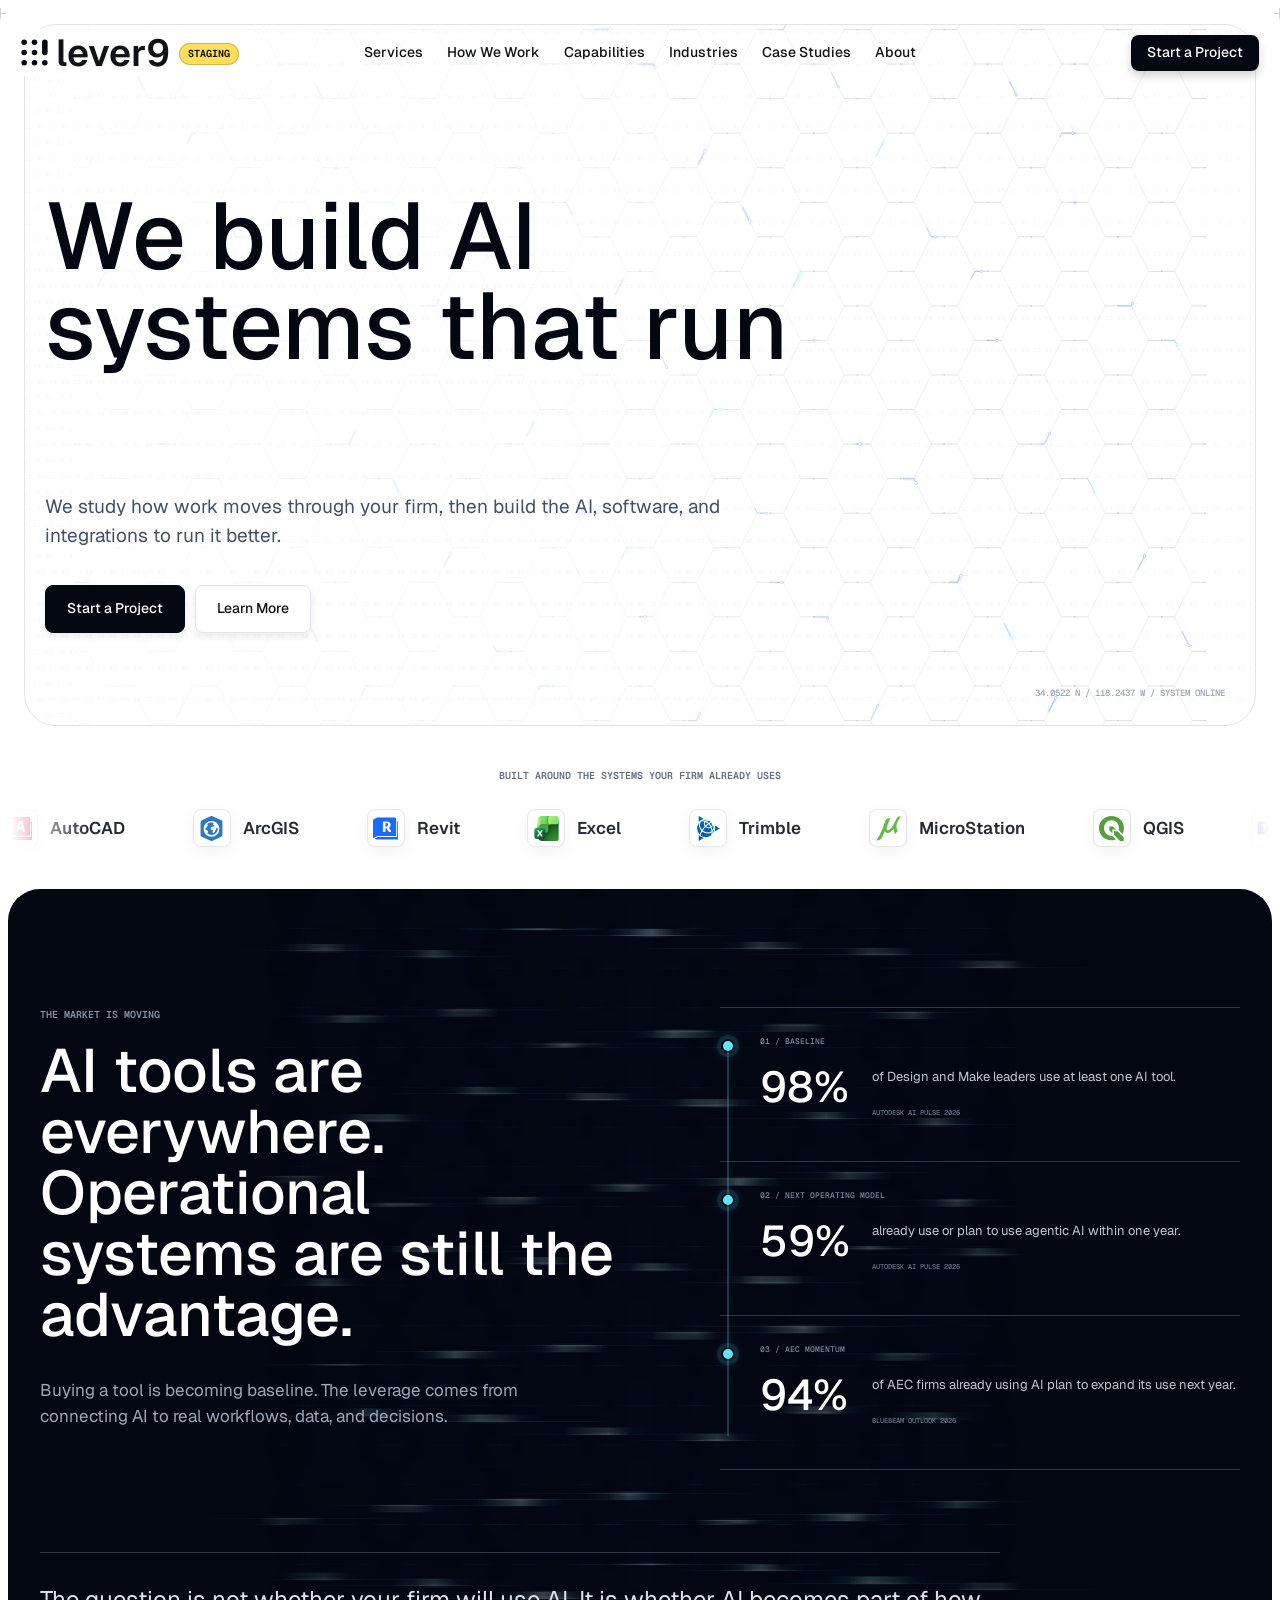
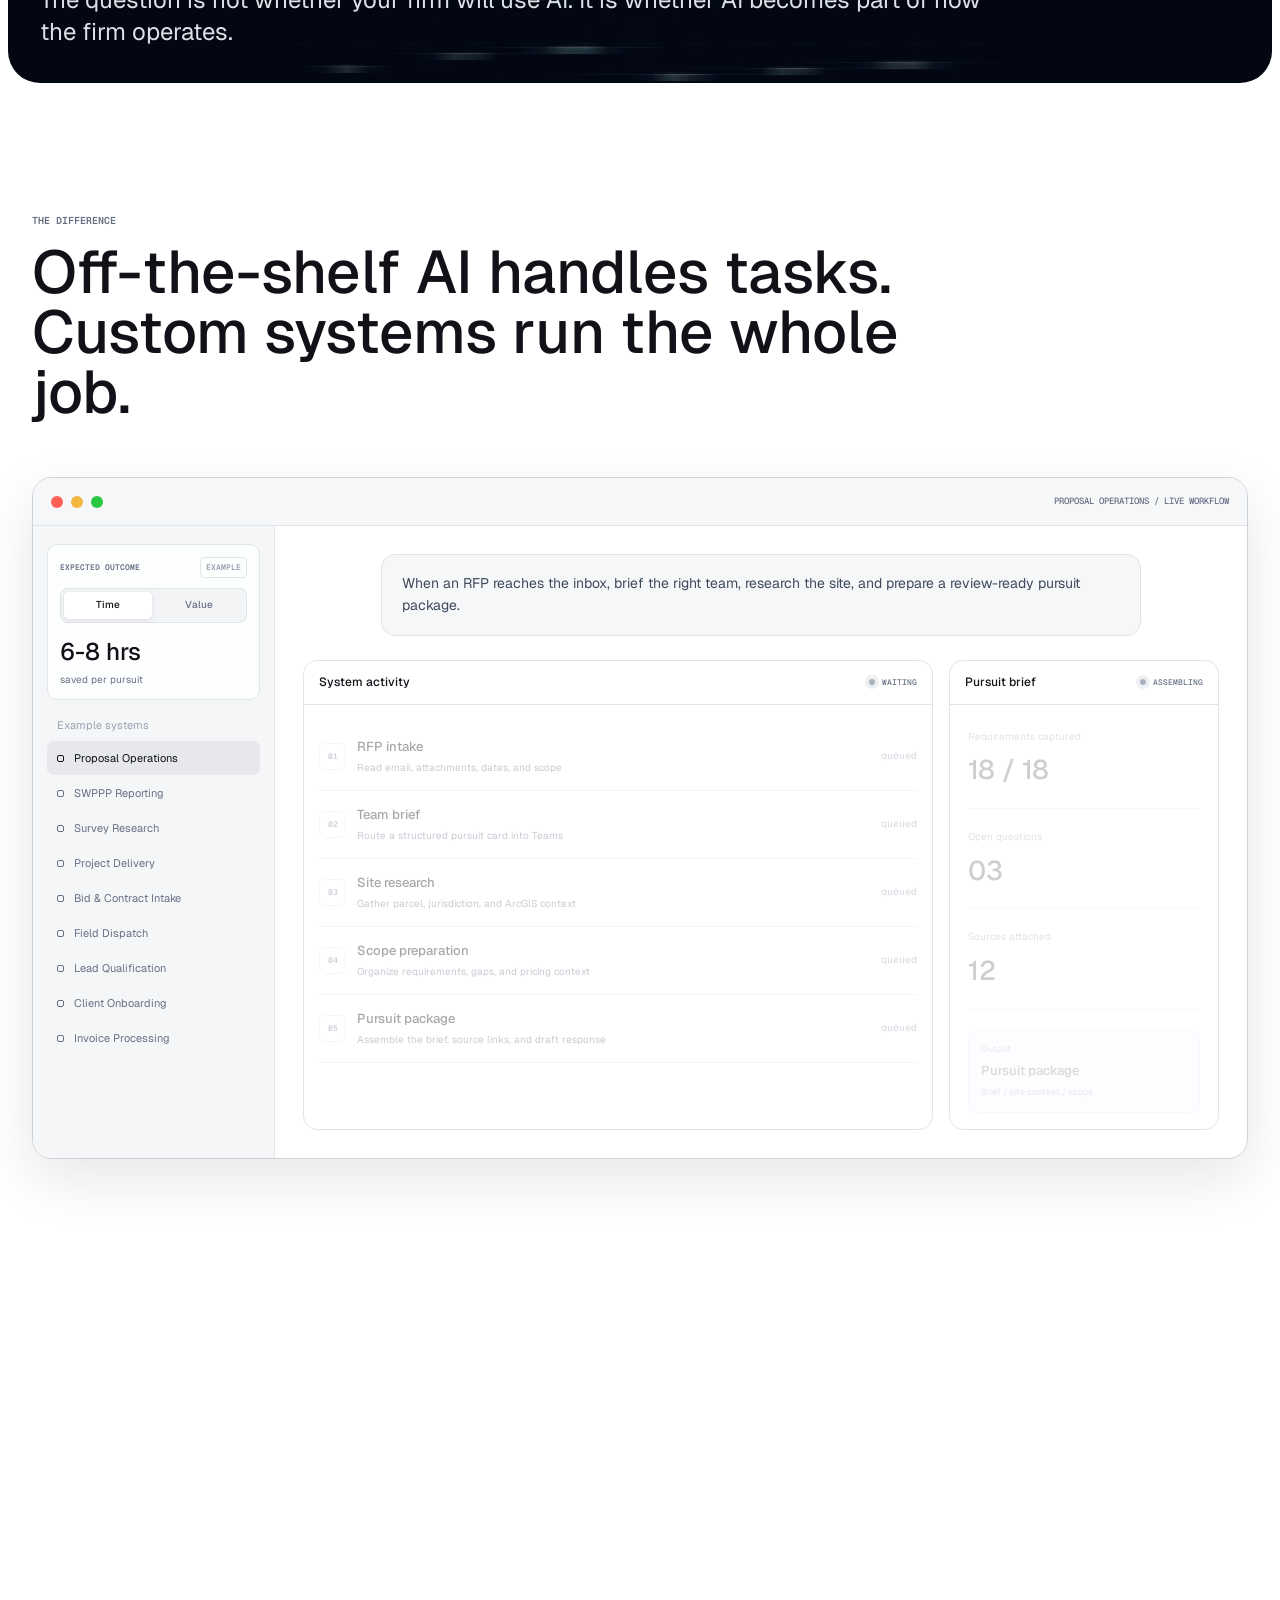
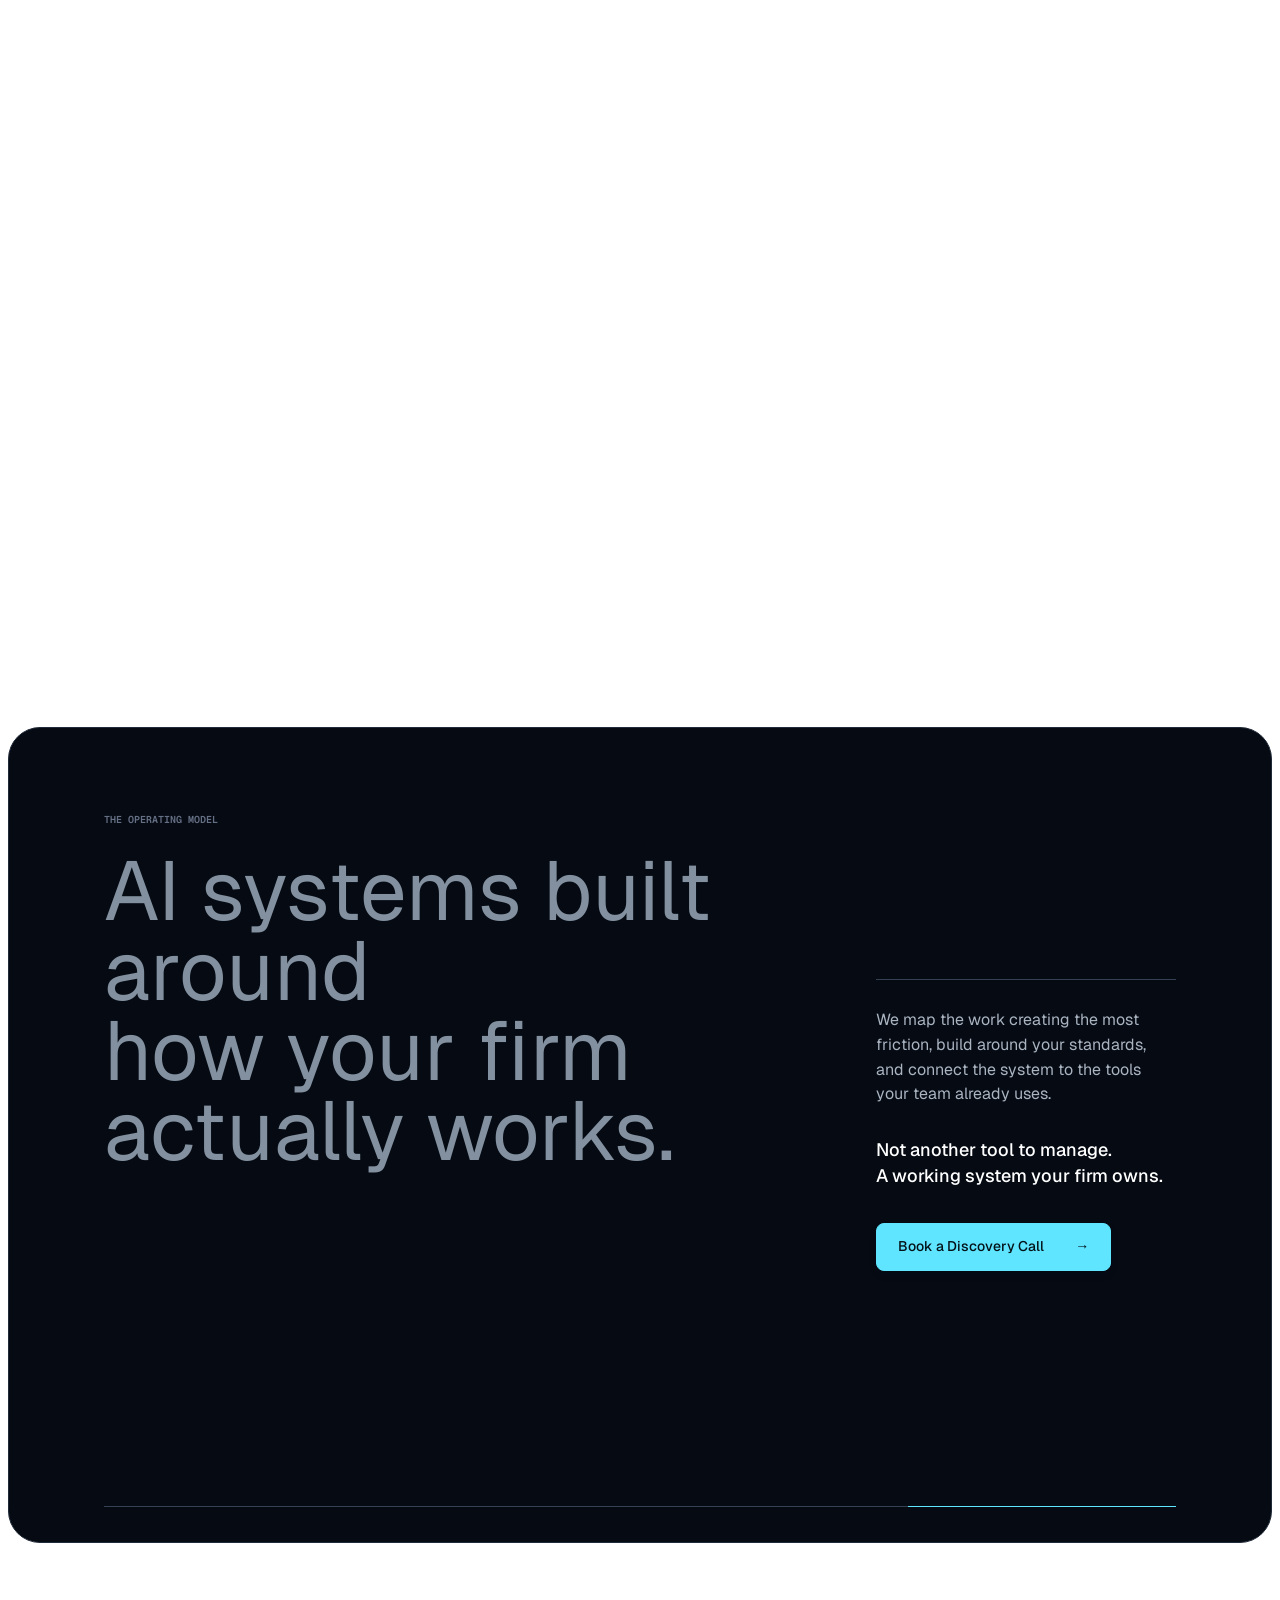
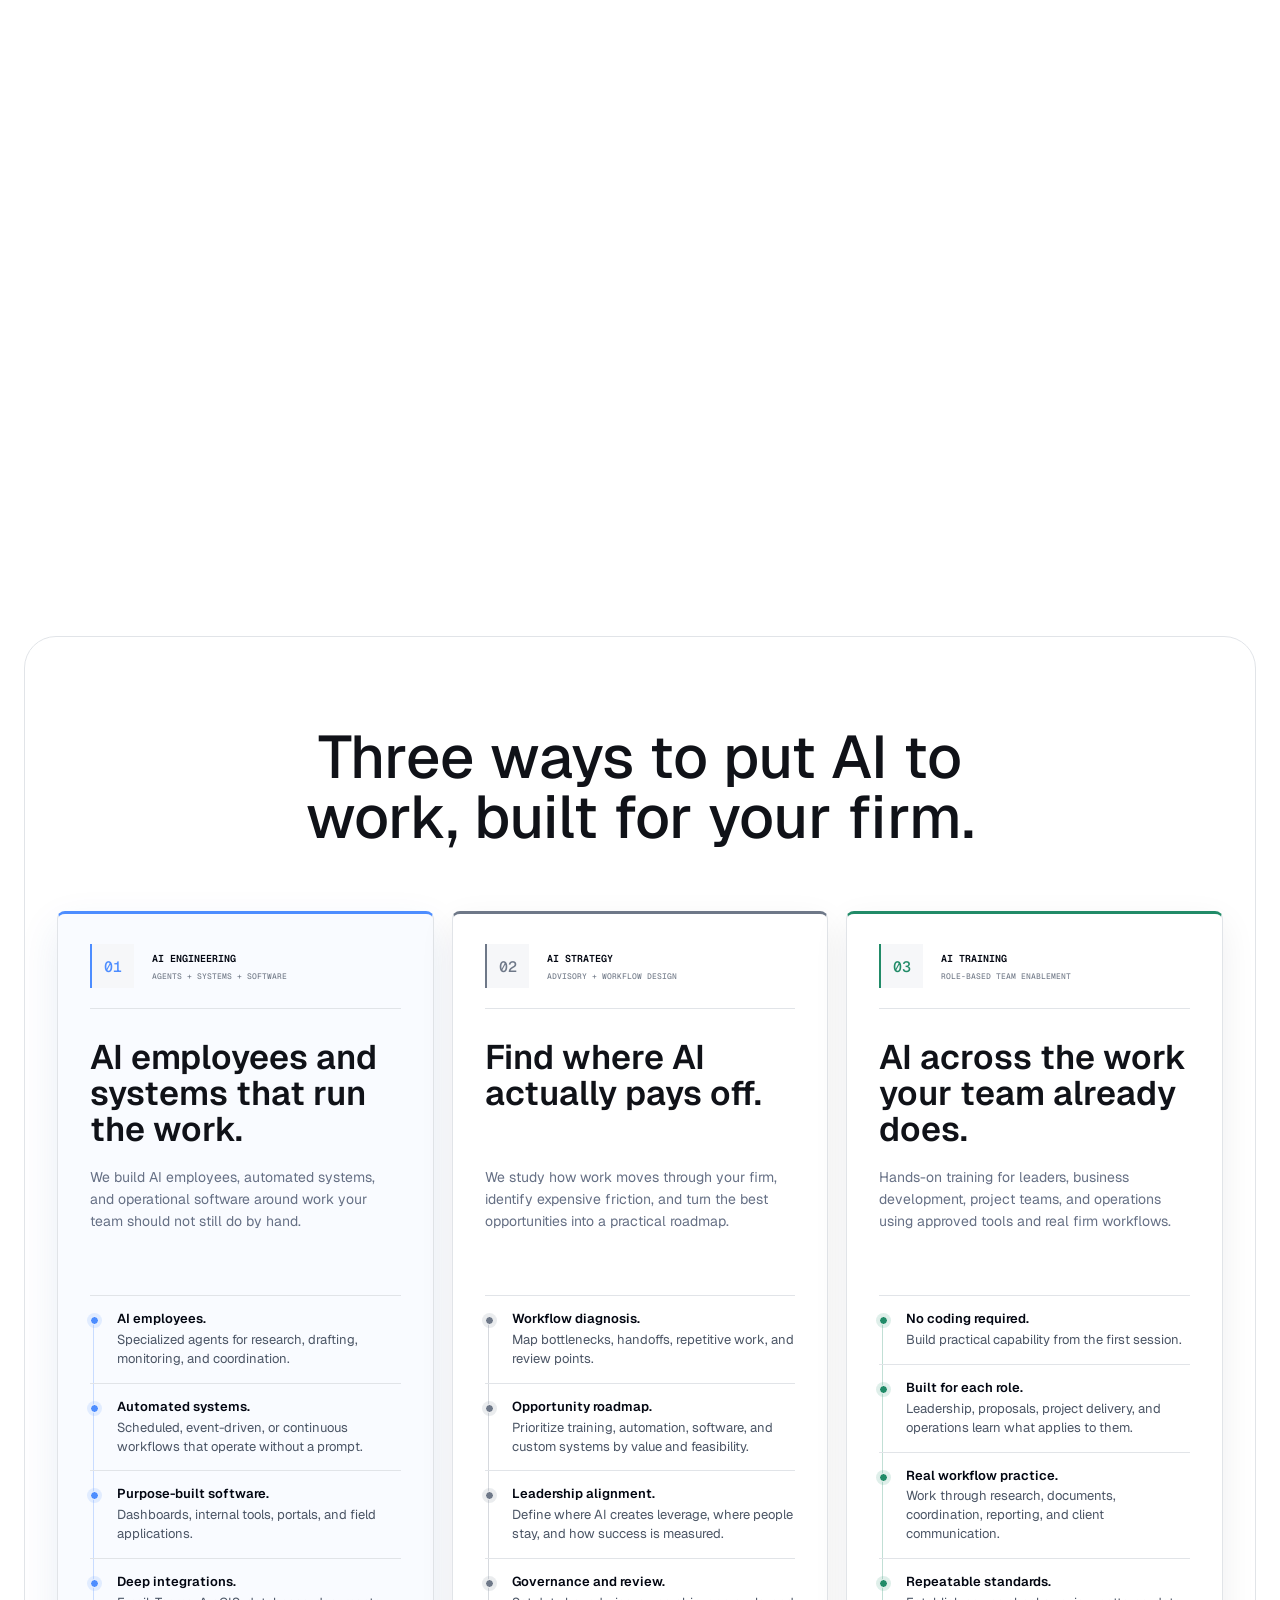
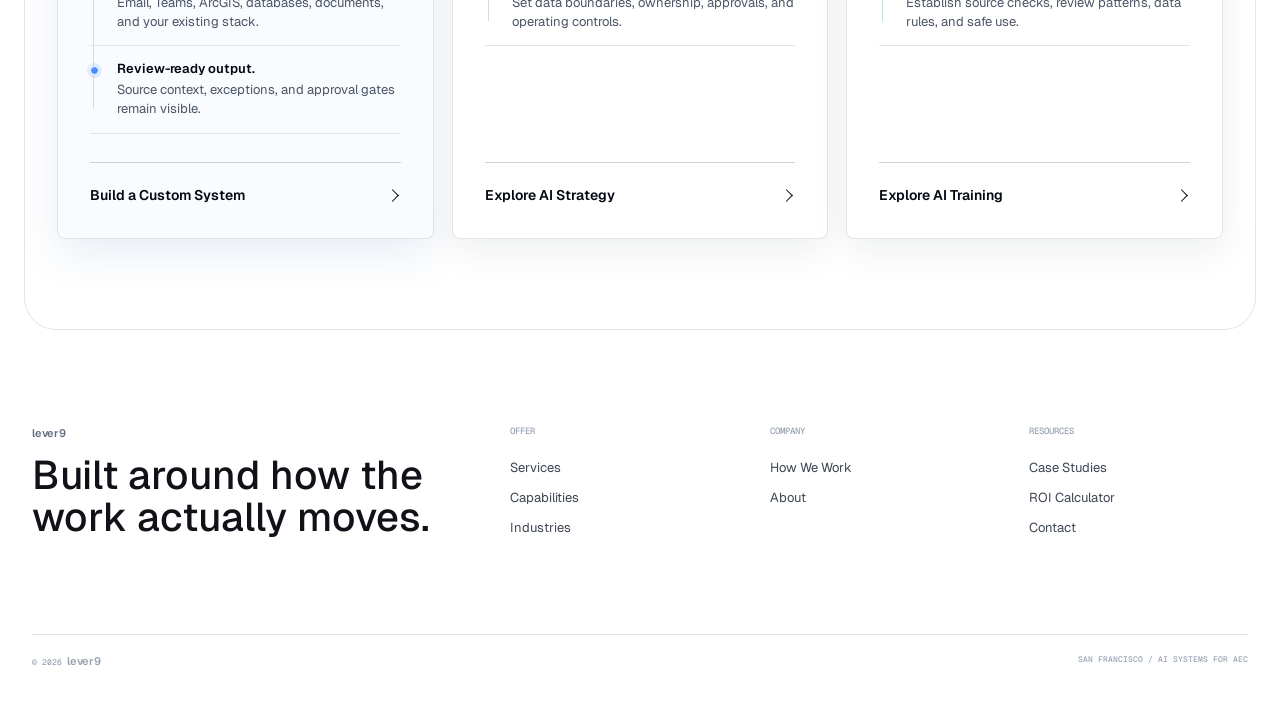
<file: index.html>
<!doctype html>
<html lang="en">
  <head>
    <meta charset="UTF-8" />
    <meta name="viewport" content="width=device-width, initial-scale=1.0" />
    <meta name="theme-color" content="#ffffff" />
    <meta name="robots" content="noindex, nofollow" />
    <meta name="description" content="Custom AI systems for civil engineering and land surveying operations." />
    <title>lever9 | Systems That Run the Work</title>
    <link rel="icon" href="public/favicon.svg" type="image/svg+xml" />
    <link rel="alternate icon" href="public/favicon-16.png" sizes="16x16" type="image/png" />
    <link rel="alternate icon" href="public/favicon-32.png" sizes="32x32" type="image/png" />
    <link rel="apple-touch-icon" href="public/favicon-180.png" />
    <link rel="stylesheet" href="site.css?v=lever9-cases-20261105-1" />
    <link rel="stylesheet" href="staging.css" />
    <script src="site.js?v=lever9-cases-20261105-1" defer></script>
    <script src="staging.js" defer></script>
  </head>
  <body class="home-page">
    <div data-site-header></div>

    <main>
      <section class="gamut-hero" aria-labelledby="hero-title">
        <div class="binary-layer" data-binary aria-hidden="true"></div>
        <canvas class="workflow-branch-visual" data-workflow-branch aria-hidden="true"></canvas>
        <div class="hero-content">
          <div class="hero-copy">
            <h1 id="hero-title">We build AI systems that run <span class="rotating-line" data-rotating-word data-words="your operation.|proposals end to end.|research at scale.|project delivery.|field reporting.|lead generation.|client follow-up.|compliance workflows.|document production.|back-office operations.|around the clock.|without a prompt." data-mobile-words="your firm.|proposals.|research.|projects.|fieldwork.|lead flow.|follow-up.|compliance.|documents.|back office.|24/7.|without prompts.">your operation.</span></h1>
            <p>We study how work moves through your firm, then build the AI, software, and integrations to run it better.</p>
            <div class="button-row"><a class="button button-dark" href="contact.html#schedule">Start a Project</a><a class="button button-light" href="#difference">Learn More</a></div>
          </div>
        </div>
        <span class="hero-coordinate">34.0522 N / 118.2437 W / SYSTEM ONLINE</span>
      </section>

      <section class="integration-strip" aria-label="Systems we work around">
        <p class="integration-label">Built around the systems your firm already uses</p>
        <div class="integration-track" aria-hidden="true">
          <div class="integration-set">
            <span class="integration-item"><i class="integration-logo"><img src="public/brand-icons/autocad.svg" alt="" /></i>AutoCAD</span>
            <span class="integration-item"><i class="integration-logo"><img src="public/brand-icons/arcgis.svg" alt="" /></i>ArcGIS</span>
            <span class="integration-item"><i class="integration-logo"><img src="public/brand-icons/revit.svg" alt="" /></i>Revit</span>
            <span class="integration-item"><i class="integration-logo"><img src="public/brand-icons/excel.svg" alt="" /></i>Excel</span>
            <span class="integration-item"><i class="integration-logo"><img src="public/brand-icons/trimble.svg" alt="" /></i>Trimble</span>
            <span class="integration-item"><i class="integration-logo"><img src="public/brand-icons/microstation.svg" alt="" /></i>MicroStation</span>
            <span class="integration-item"><i class="integration-logo"><img src="public/brand-icons/qgis.svg" alt="" /></i>QGIS</span>
            <span class="integration-item"><i class="integration-logo"><img src="public/brand-icons/teams.svg" alt="" /></i>Microsoft Teams</span>
            <span class="integration-item"><i class="integration-logo"><img src="public/brand-icons/outlook.svg" alt="" /></i>Outlook</span>
            <span class="integration-item"><i class="integration-logo"><img src="public/brand-icons/sharepoint.svg" alt="" /></i>SharePoint</span>
            <span class="integration-item"><i class="integration-logo"><img src="public/brand-icons/power-bi.svg" alt="" /></i>Power BI</span>
            <span class="integration-item"><i class="integration-logo"><img src="public/brand-icons/gmail.svg" alt="" /></i>Gmail</span>
            <span class="integration-item"><i class="integration-logo"><img src="public/brand-icons/google-drive.svg" alt="" /></i>Google Drive</span>
            <span class="integration-item"><i class="integration-logo"><img src="public/brand-icons/slack.svg" alt="" /></i>Slack</span>
            <span class="integration-item"><i class="integration-logo"><img src="public/brand-icons/monday.svg" alt="" /></i>monday.com</span>
            <span class="integration-item"><i class="integration-logo"><img src="public/brand-icons/onedrive.svg" alt="" /></i>OneDrive</span>
            <span class="integration-item"><i class="integration-logo"><img src="public/brand-icons/autodesk.svg" alt="" /></i>Autodesk</span>
            <span class="integration-item"><i class="integration-logo"><img src="public/brand-icons/airtable.svg" alt="" /></i>Airtable</span>
          </div>
          <div class="integration-set">
            <span class="integration-item"><i class="integration-logo"><img src="public/brand-icons/autocad.svg" alt="" /></i>AutoCAD</span>
            <span class="integration-item"><i class="integration-logo"><img src="public/brand-icons/arcgis.svg" alt="" /></i>ArcGIS</span>
            <span class="integration-item"><i class="integration-logo"><img src="public/brand-icons/revit.svg" alt="" /></i>Revit</span>
            <span class="integration-item"><i class="integration-logo"><img src="public/brand-icons/excel.svg" alt="" /></i>Excel</span>
            <span class="integration-item"><i class="integration-logo"><img src="public/brand-icons/trimble.svg" alt="" /></i>Trimble</span>
            <span class="integration-item"><i class="integration-logo"><img src="public/brand-icons/microstation.svg" alt="" /></i>MicroStation</span>
            <span class="integration-item"><i class="integration-logo"><img src="public/brand-icons/qgis.svg" alt="" /></i>QGIS</span>
            <span class="integration-item"><i class="integration-logo"><img src="public/brand-icons/teams.svg" alt="" /></i>Microsoft Teams</span>
            <span class="integration-item"><i class="integration-logo"><img src="public/brand-icons/outlook.svg" alt="" /></i>Outlook</span>
            <span class="integration-item"><i class="integration-logo"><img src="public/brand-icons/sharepoint.svg" alt="" /></i>SharePoint</span>
            <span class="integration-item"><i class="integration-logo"><img src="public/brand-icons/power-bi.svg" alt="" /></i>Power BI</span>
            <span class="integration-item"><i class="integration-logo"><img src="public/brand-icons/gmail.svg" alt="" /></i>Gmail</span>
            <span class="integration-item"><i class="integration-logo"><img src="public/brand-icons/google-drive.svg" alt="" /></i>Google Drive</span>
            <span class="integration-item"><i class="integration-logo"><img src="public/brand-icons/slack.svg" alt="" /></i>Slack</span>
            <span class="integration-item"><i class="integration-logo"><img src="public/brand-icons/monday.svg" alt="" /></i>monday.com</span>
            <span class="integration-item"><i class="integration-logo"><img src="public/brand-icons/onedrive.svg" alt="" /></i>OneDrive</span>
            <span class="integration-item"><i class="integration-logo"><img src="public/brand-icons/autodesk.svg" alt="" /></i>Autodesk</span>
            <span class="integration-item"><i class="integration-logo"><img src="public/brand-icons/airtable.svg" alt="" /></i>Airtable</span>
          </div>
        </div>
      </section>

      <section class="market-signal" data-market-signal aria-labelledby="market-signal-title">
        <canvas class="workflow-branch-visual" data-workflow-branch aria-hidden="true"></canvas>
        <div class="market-signal-inner">
          <div class="market-signal-copy">
            <p class="scramble-label" data-label="The market is moving">The market is moving</p>
            <h2 id="market-signal-title">AI tools are everywhere. Operational systems are still the advantage.</h2>
            <p>Buying a tool is becoming baseline. The leverage comes from connecting AI to real workflows, data, and decisions.</p>
          </div>

          <div class="market-trajectory" aria-label="AI adoption trajectory">
            <div class="market-trajectory-line" aria-hidden="true"><i></i></div>
            <article>
              <span>01 / Baseline</span>
              <strong><b data-market-count="98">0</b>%</strong>
              <p>of Design and Make leaders use at least one AI tool.</p>
              <a href="https://www.autodesk.com/design-make/articles/2026-ai-pulse" target="_blank" rel="noopener noreferrer">Autodesk AI Pulse 2026</a>
            </article>
            <article>
              <span>02 / Next operating model</span>
              <strong><b data-market-count="59">0</b>%</strong>
              <p>already use or plan to use agentic AI within one year.</p>
              <a href="https://www.autodesk.com/design-make/articles/2026-ai-pulse" target="_blank" rel="noopener noreferrer">Autodesk AI Pulse 2026</a>
            </article>
            <article>
              <span>03 / AEC momentum</span>
              <strong><b data-market-count="94">0</b>%</strong>
              <p>of AEC firms already using AI plan to expand its use next year.</p>
              <a href="https://press.bluebeam.com/2025/10/new-bluebeam-report-shows-early-ai-adopters-in-aec-seeing-significant-roi-despite-uneven-adoption/" target="_blank" rel="noopener noreferrer">Bluebeam Outlook 2026</a>
            </article>
          </div>
        </div>
        <p class="market-signal-thesis">The question is not whether your firm will use AI. It is whether AI becomes part of how the firm operates.</p>
      </section>

      <section class="content-section" id="difference" aria-labelledby="difference-title">
        <p class="scramble-label" data-label="The difference">The difference</p>
        <h2 class="difference-title reveal" id="difference-title">Off-the-shelf AI handles tasks.<br />Custom systems run the whole job.</h2>

        <div class="product-scroll-stage" data-demo-scroll>
          <div class="product-window reveal" data-product-demo>
            <div class="window-bar"><div class="window-dots"><i></i><i></i><i></i></div><span class="window-title">Proposal Operations / Live Workflow</span></div>
            <div class="window-body">
              <aside class="demo-sidebar">
                <div class="demo-outcome-card">
                  <div class="demo-outcome-head"><span>Expected outcome</span><i>Example</i></div>
                  <div class="demo-outcome-tabs" role="tablist" aria-label="Illustrative workflow outcome">
                    <button class="is-active" type="button" role="tab" aria-selected="true" data-outcome-tab="time">Time</button>
                    <button type="button" role="tab" aria-selected="false" data-outcome-tab="value">Value</button>
                  </div>
                  <div class="demo-outcome-panel" data-outcome-panel="time"><strong>6-8 hrs</strong><span>saved per pursuit</span></div>
                  <div class="demo-outcome-panel" data-outcome-panel="value" hidden><strong>$450-700</strong><span>capacity per pursuit</span></div>
                </div>
                <p class="demo-sidebar-label">Example systems</p>
                <div class="demo-system-list">
                  <div class="demo-nav-item is-active"><i></i>Proposal Operations</div>
                  <div class="demo-nav-item"><i></i>SWPPP Reporting</div>
                  <div class="demo-nav-item"><i></i>Survey Research</div>
                  <div class="demo-nav-item"><i></i>Project Delivery</div>
                  <div class="demo-nav-item"><i></i>Bid &amp; Contract Intake</div>
                  <div class="demo-nav-item"><i></i>Field Dispatch</div>
                  <div class="demo-nav-item"><i></i>Lead Qualification</div>
                  <div class="demo-nav-item"><i></i>Client Onboarding</div>
                  <div class="demo-nav-item"><i></i>Invoice Processing</div>
                </div>
              </aside>
              <div class="demo-main">
                <div class="demo-prompt">When an RFP reaches the inbox, brief the right team, research the site, and prepare a review-ready pursuit package.</div>
                <div class="demo-grid">
                  <div class="demo-log">
                    <div class="demo-panel-head"><span>System activity</span><span class="status-live" data-demo-status data-state="idle">waiting</span></div>
                    <div class="demo-steps">
                      <div class="demo-step"><span class="demo-step-icon">01</span><div><strong>RFP intake</strong><small>Read email, attachments, dates, and scope</small></div><span class="step-check">queued</span></div>
                      <div class="demo-step"><span class="demo-step-icon">02</span><div><strong>Team brief</strong><small>Route a structured pursuit card into Teams</small></div><span class="step-check">queued</span></div>
                      <div class="demo-step"><span class="demo-step-icon">03</span><div><strong>Site research</strong><small>Gather parcel, jurisdiction, and ArcGIS context</small></div><span class="step-check">queued</span></div>
                      <div class="demo-step"><span class="demo-step-icon">04</span><div><strong>Scope preparation</strong><small>Organize requirements, gaps, and pricing context</small></div><span class="step-check">queued</span></div>
                      <div class="demo-step"><span class="demo-step-icon">05</span><div><strong>Pursuit package</strong><small>Assemble the brief, source links, and draft response</small></div><span class="step-check">queued</span></div>
                    </div>
                  </div>
                  <aside class="demo-summary">
                    <div class="demo-panel-head"><span>Pursuit brief</span><span class="status-live" data-demo-summary-status data-state="idle">assembling</span></div>
                    <div class="summary-body">
                      <div class="summary-metric" data-summary-step="1"><span>Requirements captured</span><strong>18 / 18</strong></div>
                      <div class="summary-metric" data-summary-step="3"><span>Open questions</span><strong>03</strong></div>
                      <div class="summary-metric" data-summary-step="3"><span>Sources attached</span><strong>12</strong></div>
                      <div class="summary-result" data-summary-step="5"><span>Output</span><strong>Pursuit package</strong><small>Brief / site context / scope</small></div>
                    </div>
                  </aside>
                </div>
              </div>
            </div>
          </div>
        </div>
      </section>

      <section class="system-thesis" aria-labelledby="system-thesis-title">
        <div class="system-thesis-pin">
          <canvas class="workflow-branch-visual" data-workflow-branch aria-hidden="true"></canvas>
          <div class="system-thesis-grid">
            <div class="system-thesis-statement reveal">
              <p class="scramble-label" data-label="The operating model">The operating model</p>
              <h2 id="system-thesis-title"><span class="system-thesis-resolve" data-scroll-words><i>AI</i> <i>systems</i> <i>built</i> <i>around</i><br /><i>how</i> <i>your</i> <i>firm</i> <i>actually</i> <i>works.</i></span></h2>
            </div>
            <div class="system-thesis-detail reveal">
              <p>We map the work creating the most friction, build around your standards, and connect the system to the tools your team already uses.</p>
              <strong>Not another tool to manage.<br />A working system your firm owns.</strong>
              <a class="button button-teal" href="contact.html#schedule">Book a Discovery Call <span aria-hidden="true">&rarr;</span></a>
            </div>
          </div>
          <div class="system-thesis-rail" aria-hidden="true"><i></i><i></i><i></i><i></i></div>
        </div>
      </section>

      <section class="offer-field" aria-labelledby="offers-title">
        <canvas class="workflow-branch-visual" data-workflow-branch aria-hidden="true"></canvas>
        <div class="offer-field-heading reveal"><h2 id="offers-title">Three ways to put AI to work, built for your firm.</h2></div>
        <div class="offer-grid">
          <article class="offer-card offer-card-primary reveal">
            <div class="offer-card-top"><span class="offer-number">01</span><div><p class="micro-label">AI Engineering</p><p class="offer-kicker">Agents + systems + software</p></div></div>
            <h3>AI employees and systems that run the work.</h3>
            <p class="offer-summary">We build AI employees, automated systems, and operational software around work your team should not still do by hand.</p>
            <ul class="offer-list">
              <li><span><strong>AI employees.</strong> Specialized agents for research, drafting, monitoring, and coordination.</span></li>
              <li><span><strong>Automated systems.</strong> Scheduled, event-driven, or continuous workflows that operate without a prompt.</span></li>
              <li><span><strong>Purpose-built software.</strong> Dashboards, internal tools, portals, and field applications.</span></li>
              <li><span><strong>Deep integrations.</strong> Email, Teams, ArcGIS, databases, documents, and your existing stack.</span></li>
              <li><span><strong>Review-ready output.</strong> Source context, exceptions, and approval gates remain visible.</span></li>
            </ul>
            <a class="offer-link" href="contact.html">Build a Custom System</a>
          </article>
          <article class="offer-card reveal">
            <div class="offer-card-top"><span class="offer-number">02</span><div><p class="micro-label">AI Strategy</p><p class="offer-kicker">Advisory + workflow design</p></div></div>
            <h3>Find where AI actually pays off.</h3>
            <p class="offer-summary">We study how work moves through your firm, identify expensive friction, and turn the best opportunities into a practical roadmap.</p>
            <ul class="offer-list">
              <li><span><strong>Workflow diagnosis.</strong> Map bottlenecks, handoffs, repetitive work, and review points.</span></li>
              <li><span><strong>Opportunity roadmap.</strong> Prioritize training, automation, software, and custom systems by value and feasibility.</span></li>
              <li><span><strong>Leadership alignment.</strong> Define where AI creates leverage, where people stay, and how success is measured.</span></li>
              <li><span><strong>Governance and review.</strong> Set data boundaries, ownership, approvals, and operating controls.</span></li>
            </ul>
            <a class="offer-link" href="services.html#strategy">Explore AI Strategy</a>
          </article>
          <article class="offer-card offer-card-training reveal">
            <div class="offer-card-top"><span class="offer-number">03</span><div><p class="micro-label">AI Training</p><p class="offer-kicker">Role-based team enablement</p></div></div>
            <h3>AI across the work your team already does.</h3>
            <p class="offer-summary">Hands-on training for leaders, business development, project teams, and operations using approved tools and real firm workflows.</p>
            <ul class="offer-list">
              <li><span><strong>No coding required.</strong> Build practical capability from the first session.</span></li>
              <li><span><strong>Built for each role.</strong> Leadership, proposals, project delivery, and operations learn what applies to them.</span></li>
              <li><span><strong>Real workflow practice.</strong> Work through research, documents, coordination, reporting, and client communication.</span></li>
              <li><span><strong>Repeatable standards.</strong> Establish source checks, review patterns, data rules, and safe use.</span></li>
            </ul>
            <a class="offer-link" href="services.html#training">Explore AI Training</a>
          </article>
        </div>
      </section>
    </main>

    <div data-site-footer></div>
  </body>
</html>
</file>
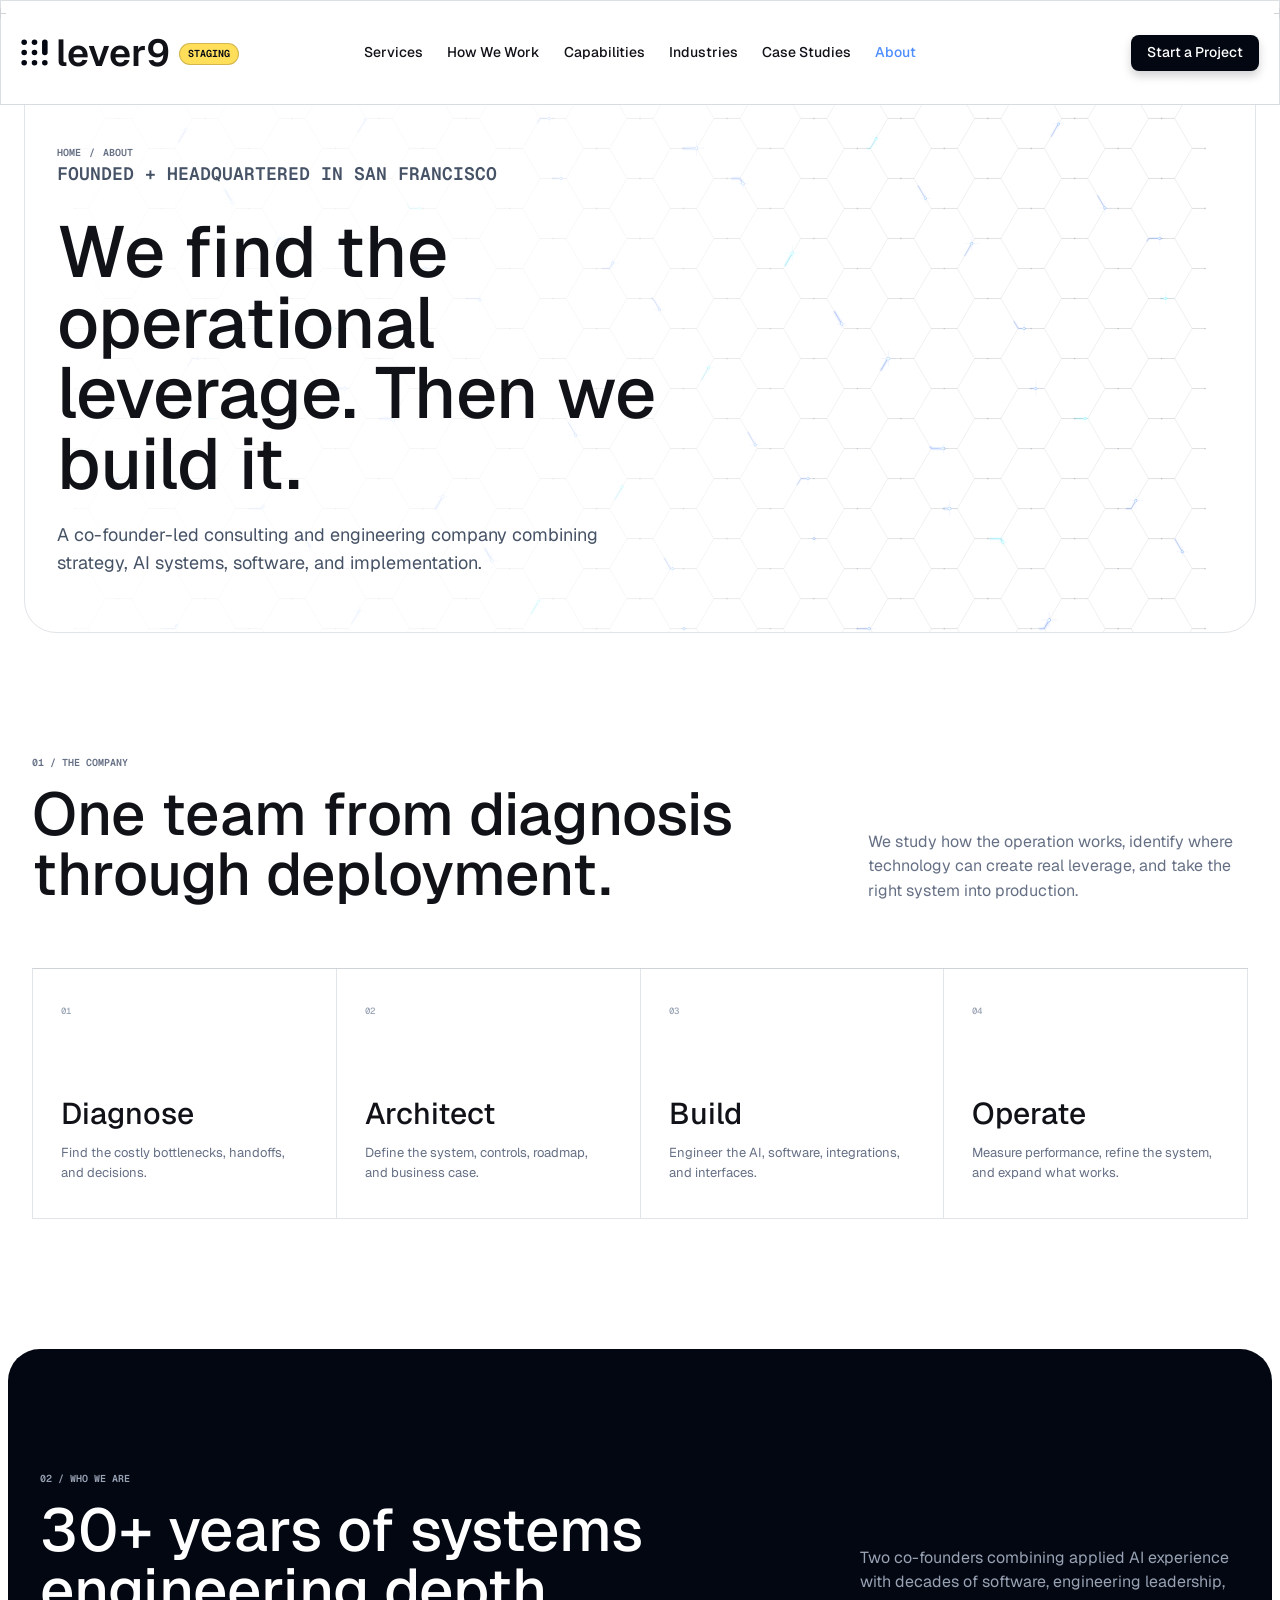
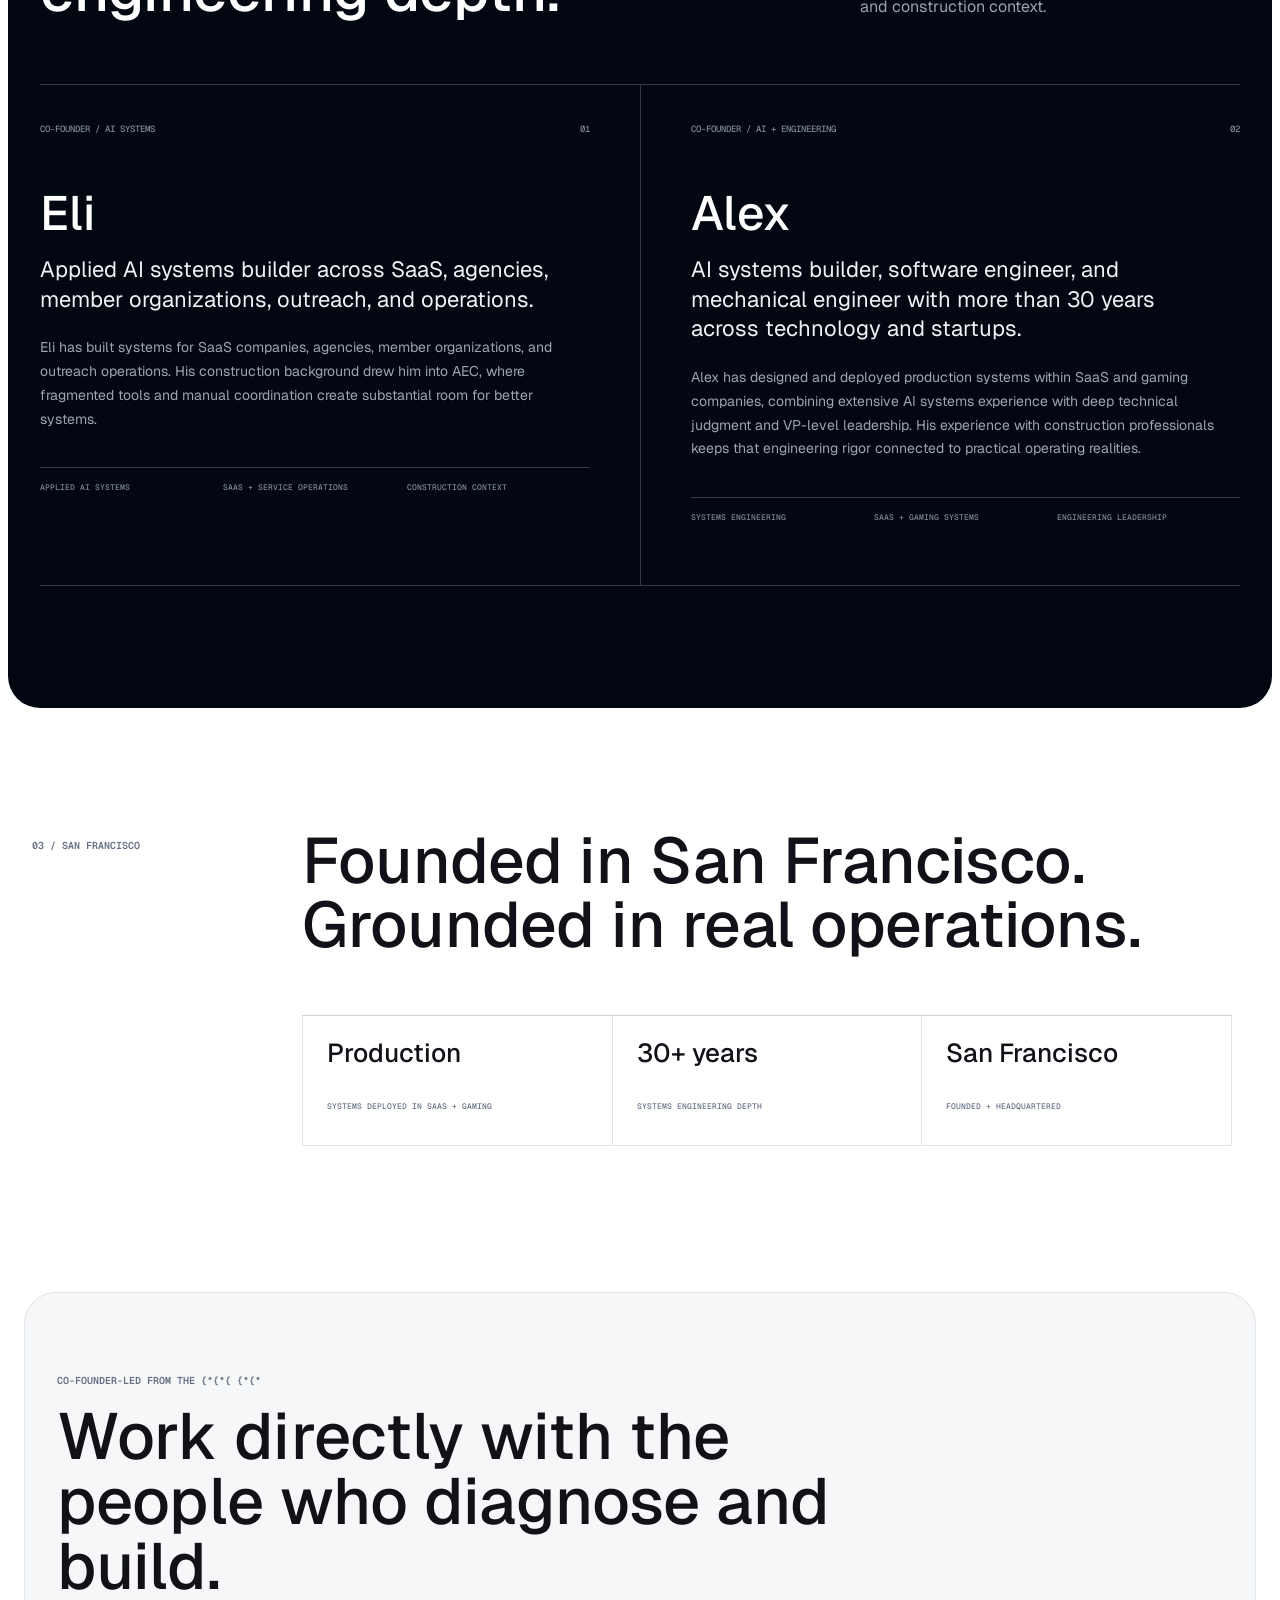
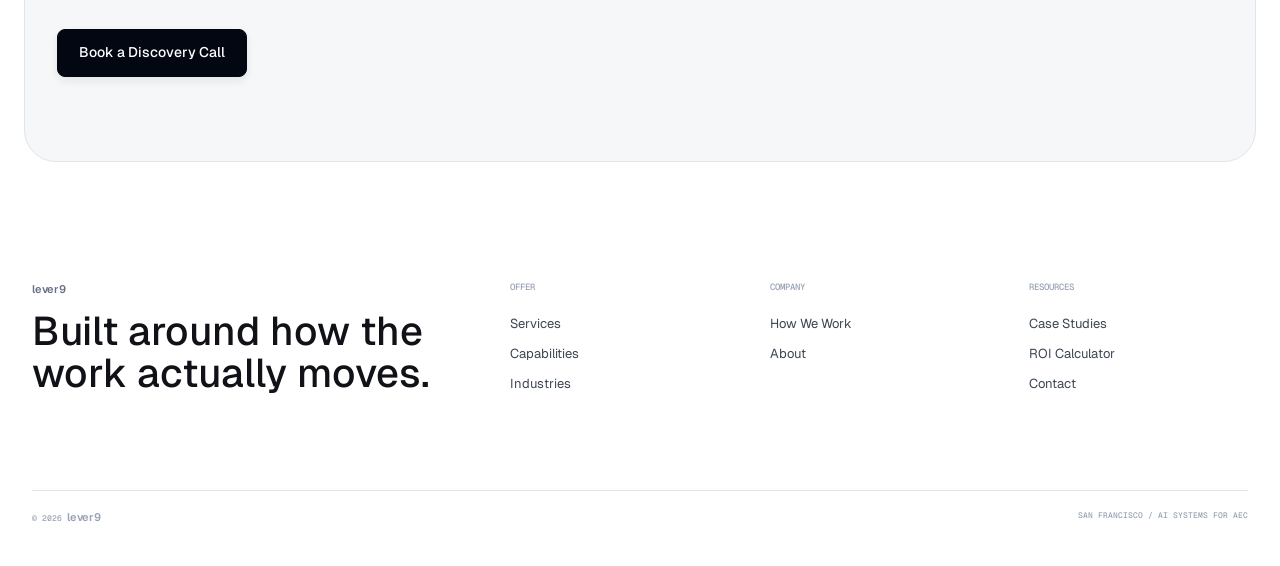
<file: about.html>
<!doctype html>
<html lang="en">
  <head>
    <meta charset="UTF-8" />
    <meta name="viewport" content="width=device-width, initial-scale=1.0" />
    <meta name="theme-color" content="#ffffff" />
    <meta name="robots" content="noindex, nofollow" />
    <meta
      name="description"
      content="Founded and headquartered in San Francisco, lever9 combines operational strategy, AI engineering, software, integrations, and implementation."
    />
    <title>About | lever9</title>
    <link rel="icon" href="public/favicon.svg" type="image/svg+xml" />
    <link rel="alternate icon" href="public/favicon-16.png" sizes="16x16" type="image/png" />
    <link rel="alternate icon" href="public/favicon-32.png" sizes="32x32" type="image/png" />
    <link rel="apple-touch-icon" href="public/favicon-180.png" />
    <link rel="stylesheet" href="site.css?v=lever9-cases-20261105-1" />
    <link rel="stylesheet" href="staging.css" />
    <script src="site.js?v=lever9-cases-20261105-1" defer></script>
    <script src="staging.js" defer></script>
  </head>
  <body class="about-page">
    <div data-site-header data-current="about"></div>
    <main>
      <section class="page-hero page-hero-hex" data-hex-hero aria-labelledby="page-title">
        <canvas class="workflow-branch-visual" data-workflow-branch aria-hidden="true"></canvas>
        <div class="page-hero-copy">
          <div class="breadcrumbs"><a href="index.html">Home</a><span>/</span><span>About</span></div>
          <div>
            <p class="scramble-label" data-label="Founded + headquartered in San Francisco">Founded + headquartered in San Francisco</p>
            <h1 id="page-title">We find the operational leverage. Then we build it.</h1>
            <p>A co-founder-led consulting and engineering company combining strategy, AI systems, software, and implementation.</p>
          </div>
        </div>
        <div class="page-hero-art" aria-hidden="true"></div>
      </section>

      <section class="section section-paper about-model" aria-labelledby="company-model">
        <div class="section-inner">
          <div class="section-head reveal">
            <div>
              <p class="section-index">01 / The company</p>
              <h2 id="company-model">One team from diagnosis through deployment.</h2>
            </div>
            <p>We study how the operation works, identify where technology can create real leverage, and take the right system into production.</p>
          </div>
          <div class="about-model-grid reveal-line">
            <article>
              <span>01</span>
              <h3>Diagnose</h3>
              <p>Find the costly bottlenecks, handoffs, and decisions.</p>
            </article>
            <article>
              <span>02</span>
              <h3>Architect</h3>
              <p>Define the system, controls, roadmap, and business case.</p>
            </article>
            <article>
              <span>03</span>
              <h3>Build</h3>
              <p>Engineer the AI, software, integrations, and interfaces.</p>
            </article>
            <article>
              <span>04</span>
              <h3>Operate</h3>
              <p>Measure performance, refine the system, and expand what works.</p>
            </article>
          </div>
        </div>
      </section>

      <section class="section section-black about-team" aria-labelledby="team-title">
        <div class="section-inner">
          <div class="section-head reveal">
            <div>
              <p class="section-index">02 / Who we are</p>
              <h2 id="team-title">30+ years of systems engineering depth.</h2>
            </div>
            <p>Two co-founders combining applied AI experience with decades of software, engineering leadership, and construction context.</p>
          </div>

          <div class="founder-grid reveal-line">
            <article class="founder-profile">
              <header><span>Co-founder / AI systems</span><i>01</i></header>
              <h3>Eli</h3>
              <p class="founder-lede">Applied AI systems builder across SaaS, agencies, member organizations, outreach, and operations.</p>
              <p class="founder-copy">Eli has built systems for SaaS companies, agencies, member organizations, and outreach operations. His construction background drew him into AEC, where fragmented tools and manual coordination create substantial room for better systems.</p>
              <ul class="founder-evidence" aria-label="Eli's experience">
                <li>Applied AI systems</li>
                <li>SaaS + service operations</li>
                <li>Construction context</li>
              </ul>
            </article>

            <article class="founder-profile">
              <header><span>Co-founder / AI + engineering</span><i>02</i></header>
              <h3>Alex</h3>
              <p class="founder-lede">AI systems builder, software engineer, and mechanical engineer with more than 30 years across technology and startups.</p>
              <p class="founder-copy">Alex has designed and deployed production systems within SaaS and gaming companies, combining extensive AI systems experience with deep technical judgment and VP-level leadership. His experience with construction professionals keeps that engineering rigor connected to practical operating realities.</p>
              <ul class="founder-evidence" aria-label="Alex's experience">
                <li>Systems engineering</li>
                <li>SaaS + gaming systems</li>
                <li>Engineering leadership</li>
              </ul>
            </article>
          </div>
        </div>
      </section>

      <section class="section section-white about-sf" aria-labelledby="sf-title">
        <div class="section-inner about-sf-grid">
          <p class="section-index reveal">03 / San Francisco</p>
          <div class="reveal">
            <h2 id="sf-title">Founded in San Francisco. Grounded in real operations.</h2>
            <dl class="about-facts">
              <div><dt>Production</dt><dd>Systems deployed in SaaS + gaming</dd></div>
              <div><dt>30+ years</dt><dd>Systems engineering depth</dd></div>
              <div><dt>San Francisco</dt><dd>Founded + headquartered</dd></div>
            </dl>
          </div>
        </div>
      </section>

      <section class="cta cta-hex" aria-labelledby="cta-title">
        <canvas class="workflow-branch-visual" data-workflow-branch aria-hidden="true"></canvas>
        <div class="cta-inner reveal">
          <p class="scramble-label" data-label="Co-founder-led from the first call">Co-founder-led from the first call</p>
          <div>
            <h2 id="cta-title">Work directly with the people who diagnose and build.</h2>
            <a class="button button-dark" href="contact.html#schedule">Book a Discovery Call</a>
          </div>
        </div>
      </section>
    </main>
    <div data-site-footer></div>
  </body>
</html>
</file>
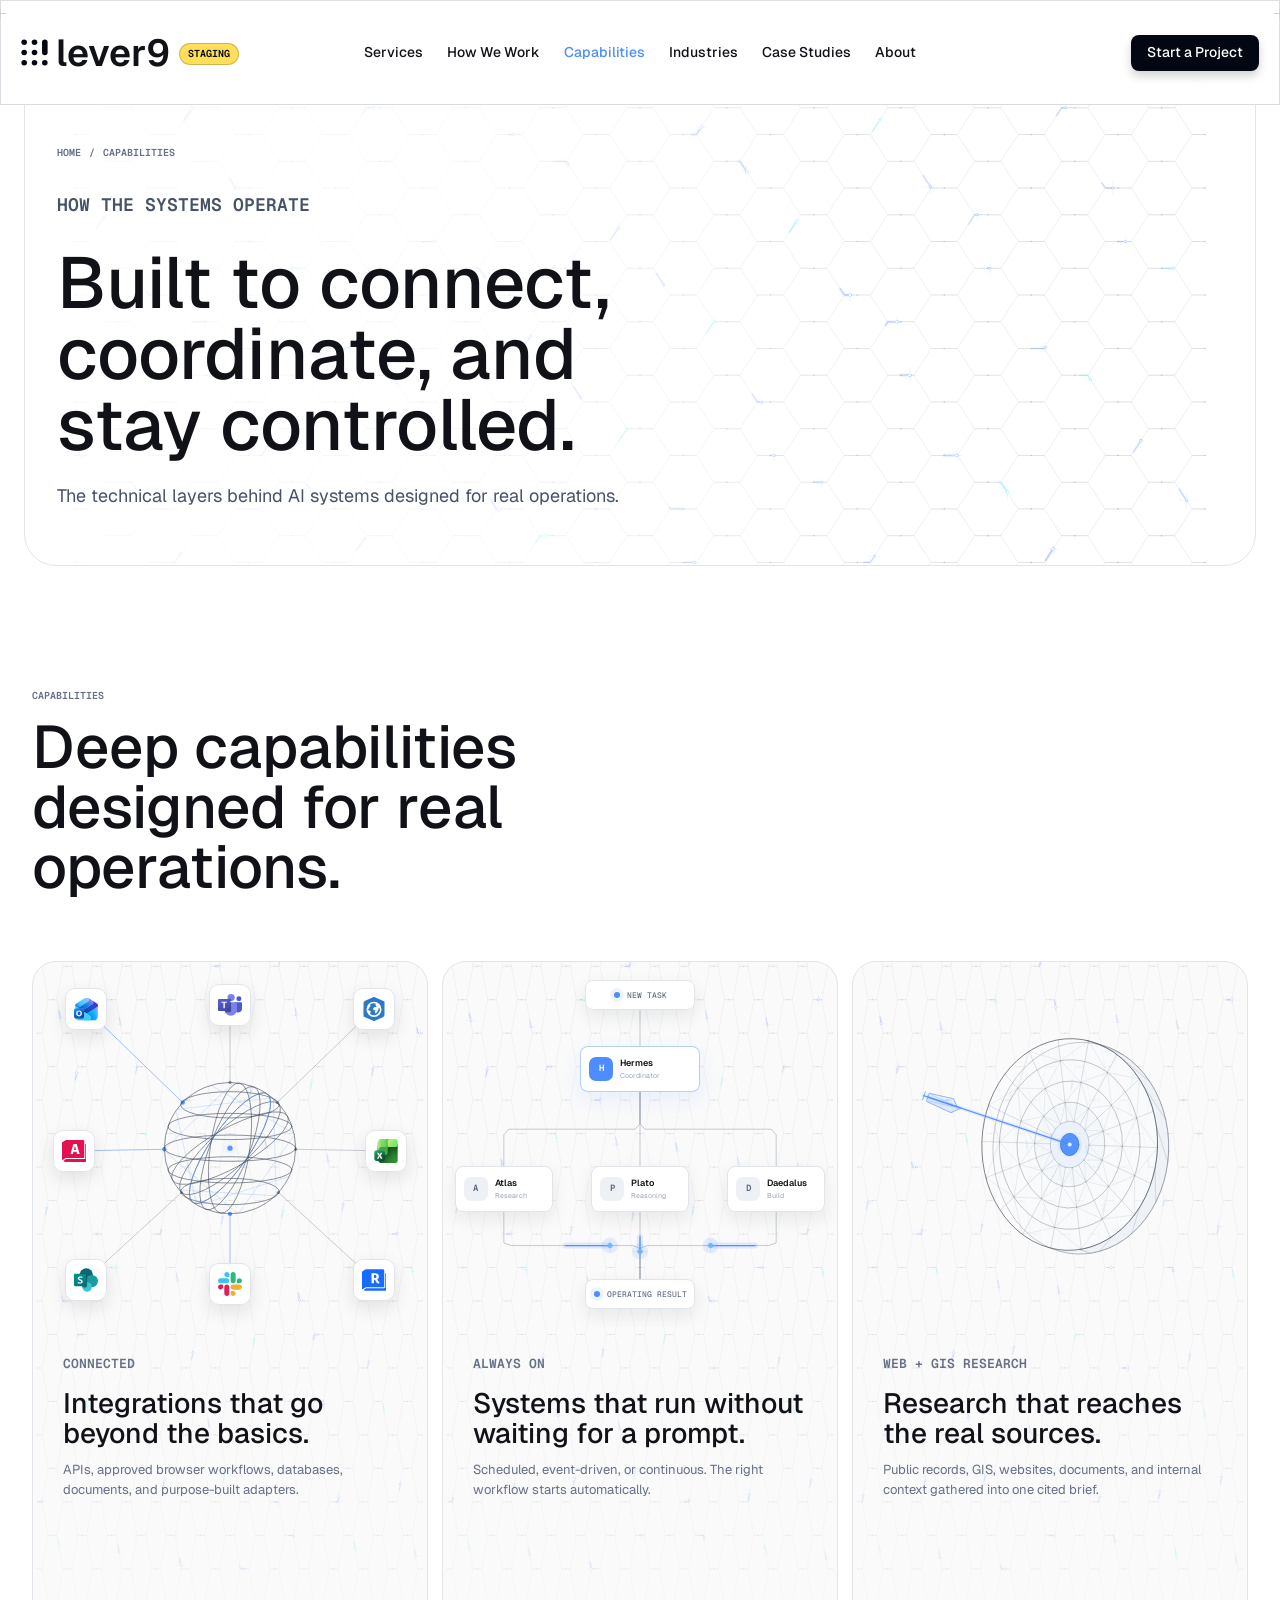
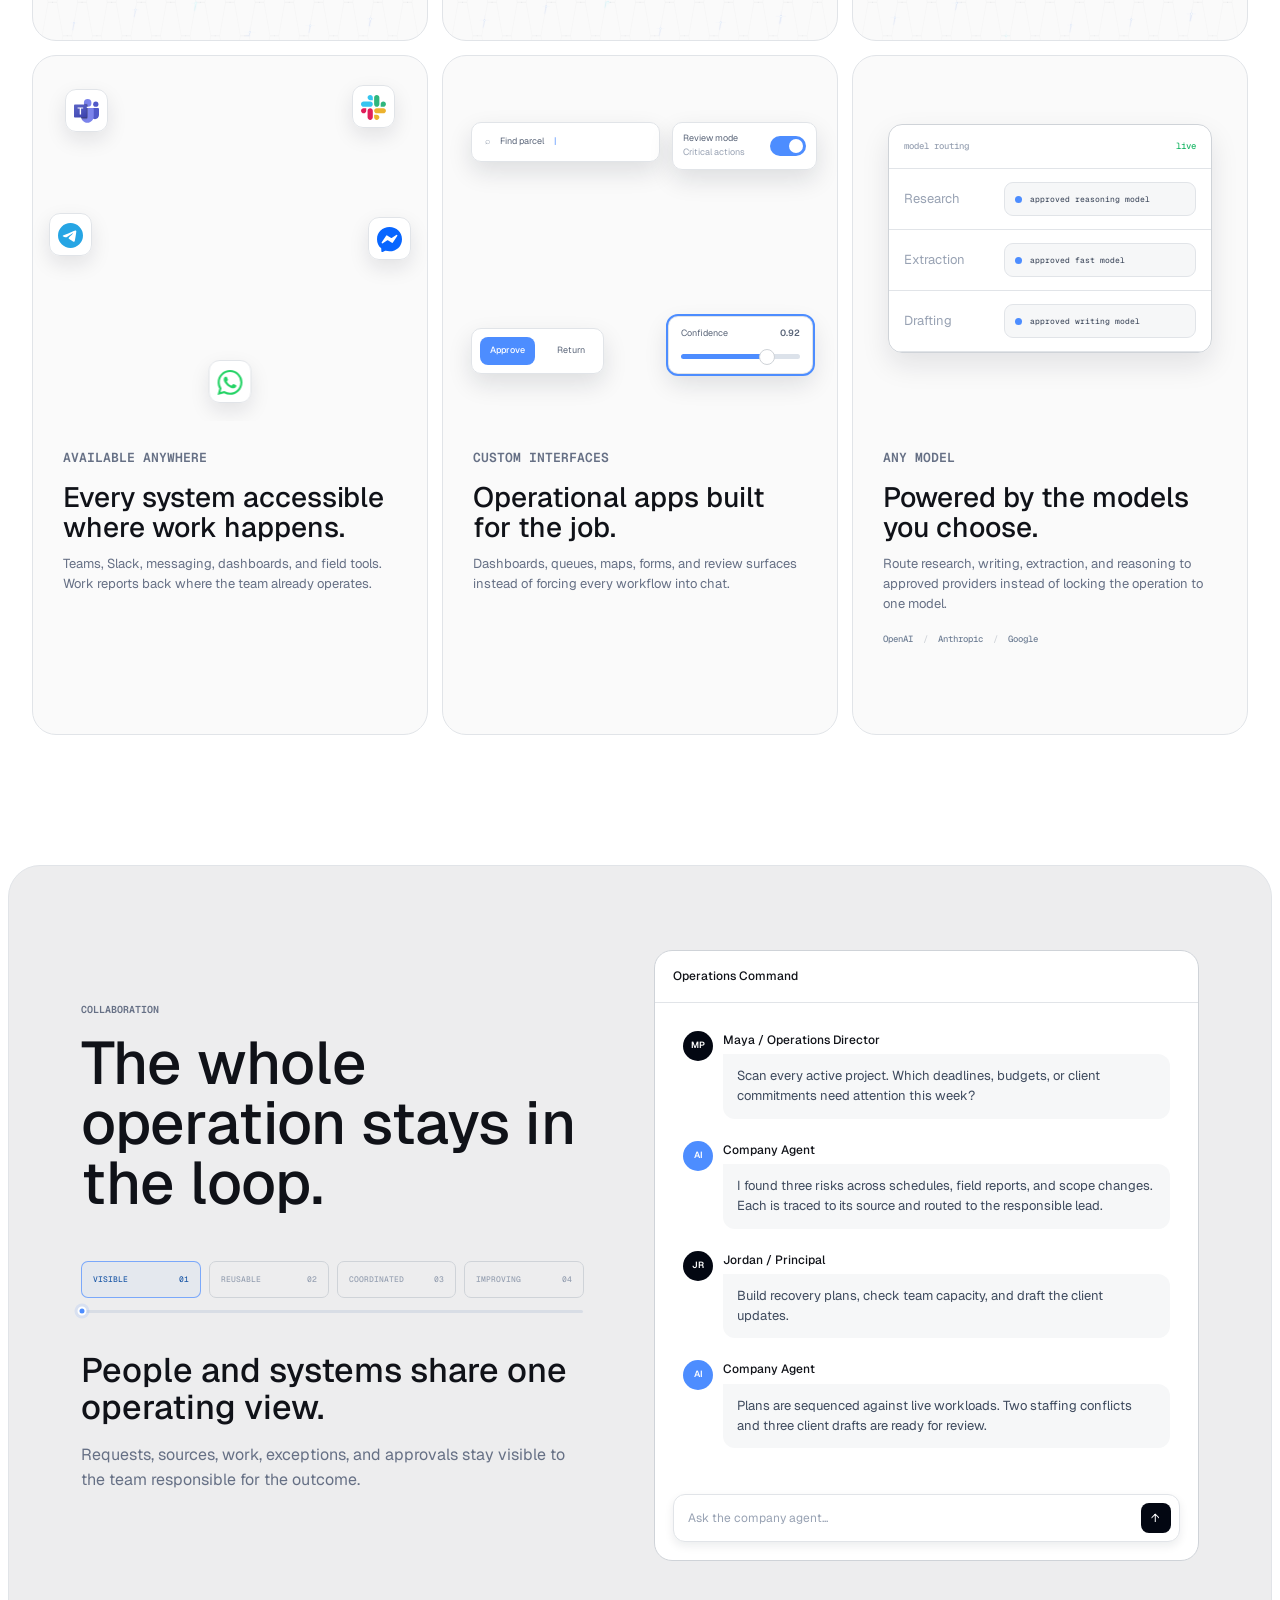
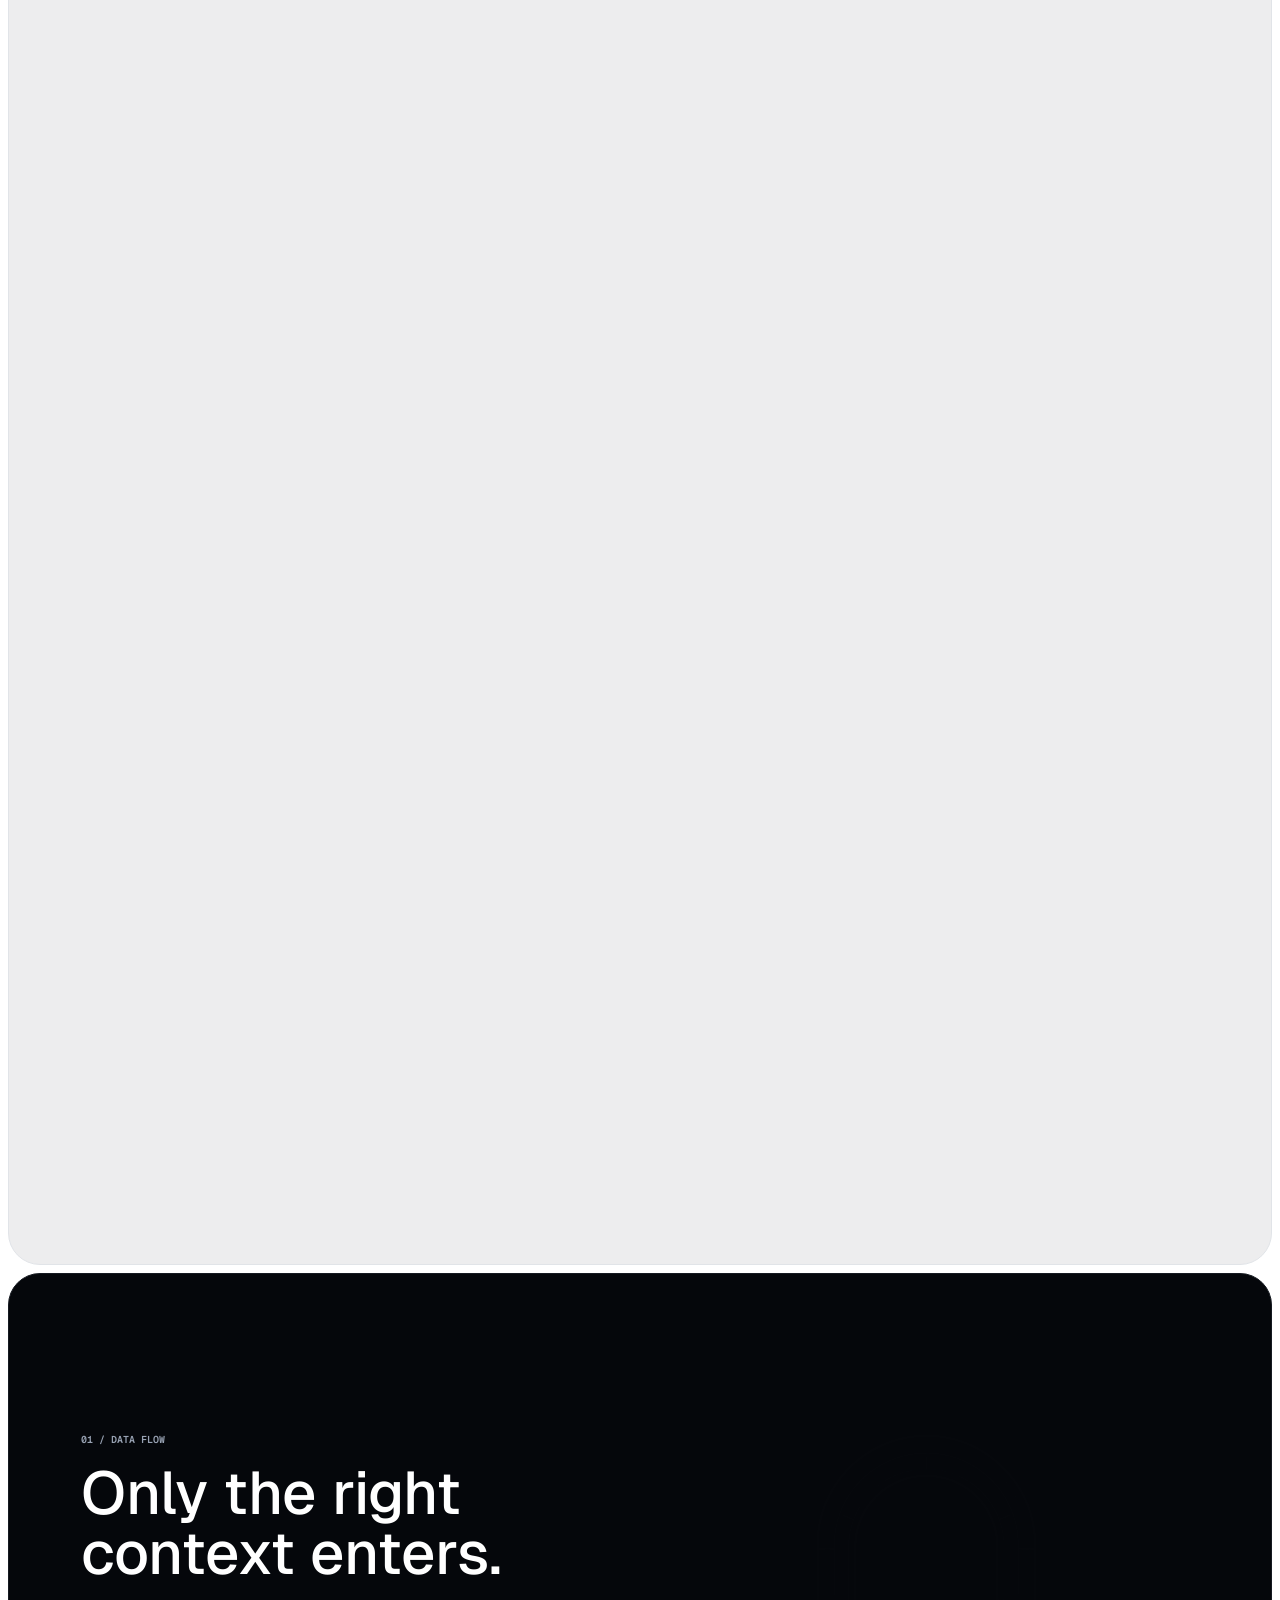
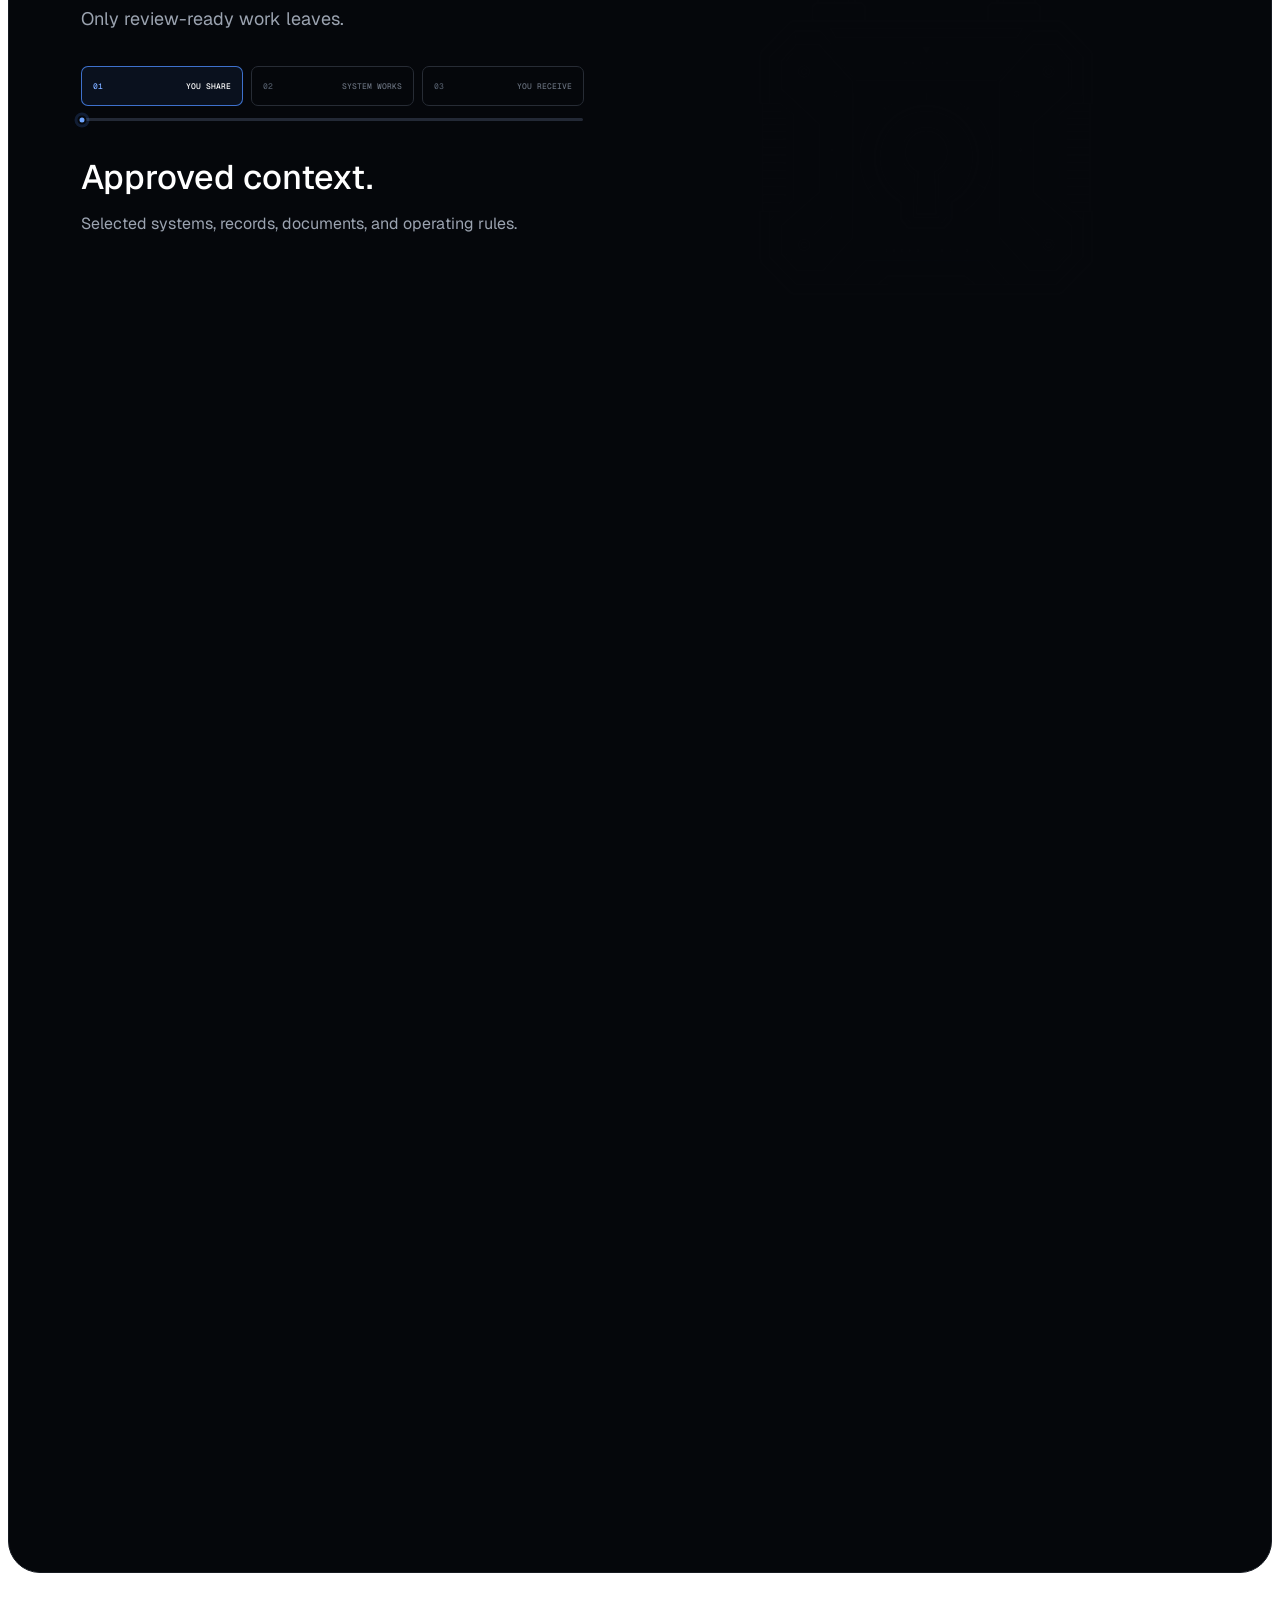
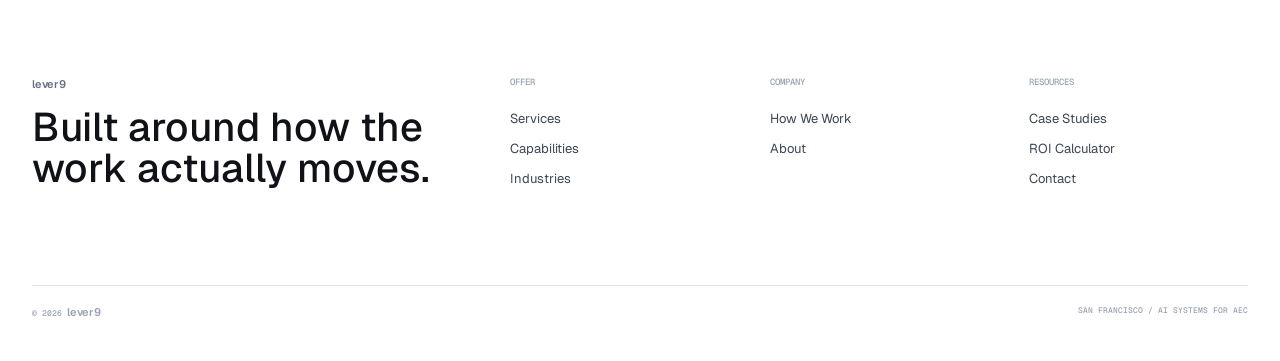
<file: capabilities.html>
<!doctype html>
<html lang="en">
  <head>
    <meta charset="UTF-8" />
    <meta name="viewport" content="width=device-width, initial-scale=1.0" />
    <meta name="theme-color" content="#ffffff" />
    <meta name="robots" content="noindex, nofollow" />
    <meta name="description" content="The integration, collaboration, interface, model, and controlled data-flow capabilities behind lever9." />
    <title>Capabilities | lever9</title>
    <link rel="icon" href="public/favicon.svg" type="image/svg+xml" />
    <link rel="alternate icon" href="public/favicon-16.png" sizes="16x16" type="image/png" />
    <link rel="alternate icon" href="public/favicon-32.png" sizes="32x32" type="image/png" />
    <link rel="apple-touch-icon" href="public/favicon-180.png" />
    <link rel="stylesheet" href="site.css?v=lever9-cases-20261105-1" />
    <link rel="stylesheet" href="staging.css" />
    <script src="site.js?v=lever9-cases-20261105-1" defer></script>
    <script src="staging.js" defer></script>
  </head>
  <body class="capabilities-page">
    <div data-site-header data-current="capabilities"></div>
    <main>
      <section class="page-hero page-hero-hex" data-hex-hero aria-labelledby="page-title">
        <canvas class="workflow-branch-visual" data-workflow-branch aria-hidden="true"></canvas>
        <div class="page-hero-copy">
          <div class="breadcrumbs"><a href="index.html">Home</a><span>/</span><span>Capabilities</span></div>
          <div>
            <p class="scramble-label" data-label="How the systems operate">How the systems operate</p>
            <h1 id="page-title">Built to connect, coordinate, and stay controlled.</h1>
            <p>The technical layers behind AI systems designed for real operations.</p>
          </div>
        </div>
        <div class="page-hero-art" aria-hidden="true"></div>
      </section>

      <section class="content-section" aria-labelledby="capabilities-title">
        <p class="scramble-label" data-label="Capabilities">Capabilities</p>
        <div class="section-head reveal"><div><h2 id="capabilities-title">Deep capabilities<br />designed for real operations.</h2></div></div>
        <div class="feature-grid capability-grid">
          <article class="feature-card feature-third feature-showcase feature-compact dot-field reveal">
            <canvas class="capability-hex-field" data-workflow-branch data-hex-phase="0" aria-hidden="true"></canvas>
            <div class="feature-stage connected-stage integration-sphere-stage" aria-hidden="true">
              <canvas data-wireframe="integration-sphere" data-animated-wireframe></canvas>
              <span class="integration-tool-node node-outlook" data-integration-node><img src="public/brand-icons/outlook.svg" alt="" /></span>
              <span class="integration-tool-node node-teams" data-integration-node><img src="public/brand-icons/teams.svg" alt="" /></span>
              <span class="integration-tool-node node-arcgis" data-integration-node><img src="public/brand-icons/arcgis.svg" alt="" /></span>
              <span class="integration-tool-node node-autocad" data-integration-node><img src="public/brand-icons/autocad.svg" alt="" /></span>
              <span class="integration-tool-node node-excel" data-integration-node><img src="public/brand-icons/excel.svg" alt="" /></span>
              <span class="integration-tool-node node-sharepoint" data-integration-node><img src="public/brand-icons/sharepoint.svg" alt="" /></span>
              <span class="integration-tool-node node-slack" data-integration-node><img src="public/brand-icons/slack.svg" alt="" /></span>
              <span class="integration-tool-node node-revit" data-integration-node><img src="public/brand-icons/revit.svg" alt="" /></span>
            </div>
            <div class="feature-copy-block"><p class="micro-label">Connected</p><h3>Integrations that go beyond the basics.</h3><p>APIs, approved browser workflows, databases, documents, and purpose-built adapters.</p></div>
          </article>
          <article class="feature-card feature-third feature-showcase feature-compact dot-field reveal">
            <canvas class="capability-hex-field" data-workflow-branch data-hex-phase="700" aria-hidden="true"></canvas>
            <div class="feature-stage trigger-stage agent-hierarchy-stage" aria-hidden="true">
              <canvas data-wireframe="agent-hierarchy" data-animated-wireframe></canvas>
              <span class="hierarchy-terminal hierarchy-task" data-hierarchy-node="task"><i></i>New task</span>
              <span class="hierarchy-agent hierarchy-root" data-hierarchy-node="hermes"><b>H</b><span><strong>Hermes</strong><small>Coordinator</small></span></span>
              <span class="hierarchy-agent hierarchy-atlas" data-hierarchy-node="atlas"><b>A</b><span><strong>Atlas</strong><small>Research</small></span></span>
              <span class="hierarchy-agent hierarchy-plato" data-hierarchy-node="plato"><b>P</b><span><strong>Plato</strong><small>Reasoning</small></span></span>
              <span class="hierarchy-agent hierarchy-daedalus" data-hierarchy-node="daedalus"><b>D</b><span><strong>Daedalus</strong><small>Build</small></span></span>
              <span class="hierarchy-terminal hierarchy-result" data-hierarchy-node="result"><i></i>Operating result</span>
            </div>
            <div class="feature-copy-block"><p class="micro-label">Always on</p><h3>Systems that run without waiting for a prompt.</h3><p>Scheduled, event-driven, or continuous. The right workflow starts automatically.</p></div>
          </article>
          <article class="feature-card feature-third feature-showcase feature-compact dot-field reveal">
            <canvas class="capability-hex-field" data-workflow-branch data-hex-phase="1400" aria-hidden="true"></canvas>
            <div class="feature-stage precision-target-stage" aria-hidden="true"><canvas data-wireframe="precision-target" data-animated-wireframe></canvas></div>
            <div class="feature-copy-block"><p class="micro-label">Web + GIS research</p><h3>Research that reaches the real sources.</h3><p>Public records, GIS, websites, documents, and internal context gathered into one cited brief.</p></div>
          </article>
          <article class="feature-card feature-third feature-showcase feature-compact dot-field reveal">
            <canvas class="capability-hex-field" data-workflow-branch data-hex-phase="2100" aria-hidden="true"></canvas>
            <div class="feature-stage anywhere-stage earth-channel-stage" aria-hidden="true">
              <canvas data-wireframe="globe" data-animated-wireframe></canvas>
              <span class="channel-badge badge-teams"><img src="public/brand-icons/teams.svg" alt="" /></span>
              <span class="channel-badge badge-slack"><img src="public/brand-icons/slack.svg" alt="" /></span>
              <span class="channel-badge badge-telegram"><img src="public/brand-icons/telegram.svg" alt="" /></span>
              <span class="channel-badge badge-messenger"><img src="public/brand-icons/messenger.svg" alt="" /></span>
              <span class="channel-badge badge-whatsapp"><img src="public/brand-icons/whatsapp.svg" alt="" /></span>
            </div>
            <div class="feature-copy-block"><p class="micro-label">Available anywhere</p><h3>Every system accessible where work happens.</h3><p>Teams, Slack, messaging, dashboards, and field tools. Work reports back where the team already operates.</p></div>
          </article>
          <article class="feature-card feature-third feature-showcase feature-compact dot-field reveal">
            <canvas class="capability-hex-field" data-workflow-branch data-hex-phase="2800" aria-hidden="true"></canvas>
            <div class="feature-stage interface-stage" aria-hidden="true"><canvas data-wireframe="plane"></canvas><div class="floating-control search-control">Find parcel <b>|</b></div><div class="floating-control toggle-control"><span>Review mode<small>Critical actions</small></span><i></i></div><div class="floating-control approve-control"><strong>Approve</strong><span>Return</span></div><div class="floating-control range-control"><span>Confidence <b>0.92</b></span><i></i></div><div class="floating-control check-control"><strong>Today</strong><span>&#10003; Scope mapped</span><span>&#9633; Price review</span></div></div>
            <div class="feature-copy-block"><p class="micro-label">Custom interfaces</p><h3>Operational apps built for the job.</h3><p>Dashboards, queues, maps, forms, and review surfaces instead of forcing every workflow into chat.</p></div>
          </article>
          <article class="feature-card feature-third feature-showcase feature-compact dot-field reveal">
            <canvas class="capability-hex-field" data-workflow-branch data-hex-phase="3500" aria-hidden="true"></canvas>
            <div class="feature-stage model-stage" aria-hidden="true"><div class="model-routing"><div><span>model routing</span><em>live</em></div><p><span>Research</span><b><i></i>approved reasoning model</b></p><p><span>Extraction</span><b><i></i>approved fast model</b></p><p><span>Drafting</span><b><i></i>approved writing model</b></p></div></div>
            <div class="feature-copy-block"><p class="micro-label">Any model</p><h3>Powered by the models you choose.</h3><p>Route research, writing, extraction, and reasoning to approved providers instead of locking the operation to one model.</p><div class="provider-line"><span>OpenAI</span><span>Anthropic</span><span>Google</span></div></div>
          </article>
        </div>
      </section>

      <section class="system-band collaboration-band" data-tab-group data-scroll-band aria-labelledby="collaboration-title">
        <div class="band-grid">
          <div class="band-copy reveal">
            <p class="scramble-label" data-label="Collaboration">Collaboration</p>
            <h2 id="collaboration-title">The whole operation stays in the loop.</h2>
            <div class="band-tabs" role="tablist" aria-label="Collaboration capabilities">
              <button class="band-tab is-active" type="button" role="tab" aria-selected="true" data-tab="visible">Visible <span>01</span></button><button class="band-tab" type="button" role="tab" aria-selected="false" data-tab="reusable">Reusable <span>02</span></button><button class="band-tab" type="button" role="tab" aria-selected="false" data-tab="coordinated">Coordinated <span>03</span></button><button class="band-tab" type="button" role="tab" aria-selected="false" data-tab="improving">Improving <span>04</span></button>
            </div>
            <div class="band-scroll-progress" aria-hidden="true"><i></i><b></b></div>
            <article class="band-detail is-active" data-tab-panel="visible"><h3 data-number="01">People and systems share one operating view.</h3><p>Requests, sources, work, exceptions, and approvals stay visible to the team responsible for the outcome.</p></article>
            <article class="band-detail" data-tab-panel="reusable"><h3 data-number="02">Good work becomes a repeatable system.</h3><p>Approved templates, rules, research methods, and review standards can be reused across the firm.</p></article>
            <article class="band-detail" data-tab-panel="coordinated"><h3 data-number="03">Specialized roles hand work off cleanly.</h3><p>Intake, research, GIS, drafting, and review components coordinate without becoming one opaque agent.</p></article>
            <article class="band-detail" data-tab-panel="improving"><h3 data-number="04">Every exception makes the next run better.</h3><p>Review feedback and edge cases become explicit improvements to the workflow.</p></article>
          </div>
          <div class="band-visual reveal" aria-label="Shared project workflow conversation">
            <div class="thread-head">Operations Command</div>
            <div class="thread-body">
              <div class="message"><span class="message-avatar">MP</span><div><strong>Maya / Operations Director</strong><p>Scan every active project. Which deadlines, budgets, or client commitments need attention this week?</p></div></div>
              <div class="message agent"><span class="message-avatar">AI</span><div><strong>Company Agent</strong><p>I found three risks across schedules, field reports, and scope changes. Each is traced to its source and routed to the responsible lead.</p></div></div>
              <div class="message"><span class="message-avatar">JR</span><div><strong>Jordan / Principal</strong><p>Build recovery plans, check team capacity, and draft the client updates.</p></div></div>
              <div class="message agent"><span class="message-avatar">AI</span><div><strong>Company Agent</strong><p>Plans are sequenced against live workloads. Two staffing conflicts and three client drafts are ready for review.</p></div></div>
            </div>
            <div class="thread-input"><span>Ask the company agent...</span><i>&uarr;</i></div>
          </div>
        </div>
      </section>

      <section class="system-band dark-band security-scroll-band" data-security-scroll aria-labelledby="security-title">
        <div class="band-grid">
          <div class="band-copy security-flow-copy reveal">
            <p class="scramble-label" data-label="01 / Data flow">01 / Data flow</p>
            <h2 id="security-title">Only the right context enters.</h2>
            <p class="security-exit-line">Only review-ready work leaves.</p>
            <div class="security-flow-tabs" role="tablist" aria-label="Controlled data flow">
              <button class="security-flow-tab is-active" type="button" role="tab" aria-selected="true" data-security-target="0"><span>01</span>You share</button>
              <button class="security-flow-tab" type="button" role="tab" aria-selected="false" data-security-target="1"><span>02</span>System works</button>
              <button class="security-flow-tab" type="button" role="tab" aria-selected="false" data-security-target="2"><span>03</span>You receive</button>
            </div>
            <div class="security-flow-progress" aria-hidden="true"><i></i><b></b></div>
            <div class="security-flow-details">
              <article class="security-flow-detail is-active" data-security-step="0"><h3>Approved context.</h3><p>Selected systems, records, documents, and operating rules.</p></article>
              <article class="security-flow-detail" data-security-step="1"><h3>Scoped execution.</h3><p>Defined permissions, tools, actions, and human review gates.</p></article>
              <article class="security-flow-detail" data-security-step="2"><h3>Controlled output.</h3><p>Prepared work, source context, exceptions, and approval gates.</p></article>
            </div>
          </div>
          <div class="security-visual security-lock-visual reveal" aria-hidden="true"><canvas class="security-lock-canvas" data-security-lock></canvas></div>
        </div>
      </section>
    </main>
    <div data-site-footer></div>
  </body>
</html>
</file>
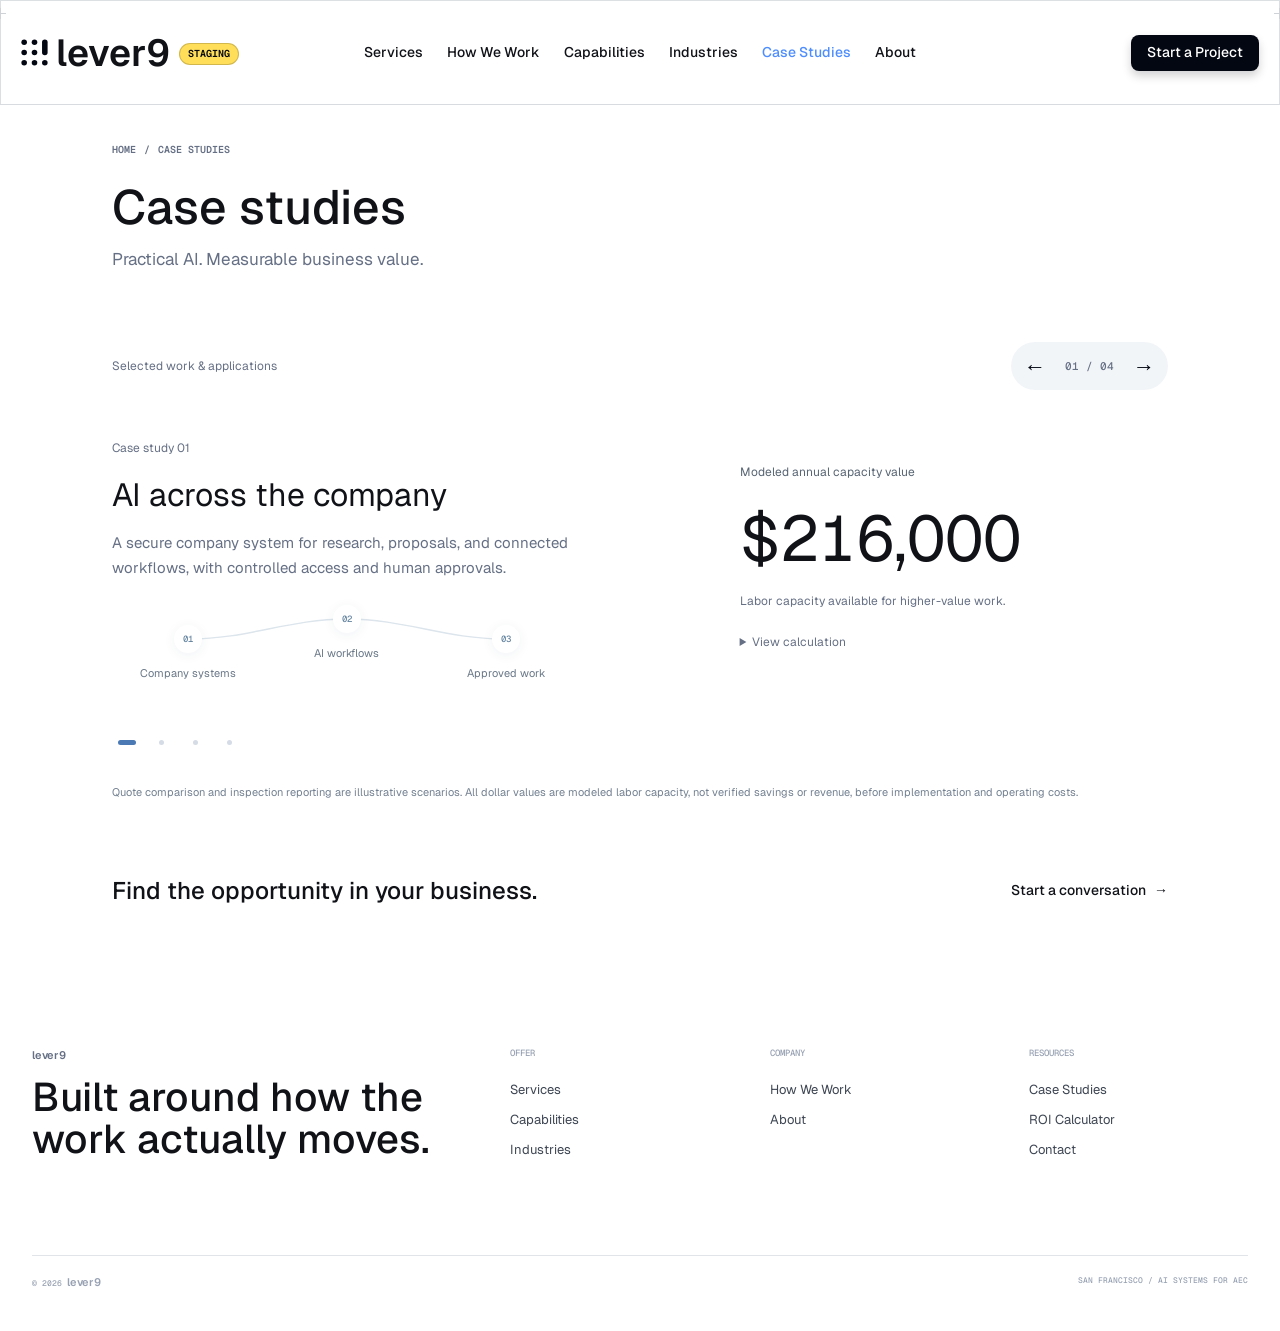
<file: case-studies.html>
<!doctype html>
<html lang="en">
  <head>
    <meta charset="UTF-8" />
    <meta name="viewport" content="width=device-width, initial-scale=1.0" />
    <meta name="theme-color" content="#ffffff" />
    <meta name="robots" content="noindex, nofollow" />
    <meta name="description" content="Explore anonymous AI projects and example applications, with illustrative annual capacity value." />
    <title>Case Studies | lever9</title>
    <link rel="icon" href="public/favicon.svg" type="image/svg+xml" />
    <link rel="apple-touch-icon" href="public/favicon-180.png" />
    <link rel="stylesheet" href="site.css?v=lever9-cases-20261105-2" />
    <link rel="stylesheet" href="staging.css" />
    <link rel="stylesheet" href="case-studies.css?v=20261106-3" />
    <script src="site.js?v=lever9-cases-20261105-1" defer></script>
    <script src="staging.js" defer></script>
    <script src="case-studies.js?v=20261106-2" defer></script>
  </head>
  <body class="case-studies-page">
    <div data-site-header data-current="cases"></div>
    <main>
      <header class="cases-intro">
        <div class="breadcrumbs"><a href="index.html">Home</a><span>/</span><span>Case studies</span></div>
        <h1>Case studies</h1>
        <p>Practical AI. Measurable business value.</p>
      </header>
      <section class="case-collection" aria-label="Selected work and example applications">
        <div class="cases-inner">
          <div class="case-selector" hidden>
            <span class="case-selector-label">Selected work &amp; applications</span>
            <div class="case-navigation" role="group" aria-label="Case navigation">
              <button type="button" class="case-arrow" data-case-prev aria-label="Previous case study" title="Previous case study">&larr;</button>
              <span class="case-position" aria-live="polite" aria-atomic="true">01 / 04</span>
              <button type="button" class="case-arrow" data-case-next aria-label="Next case study" title="Next case study">&rarr;</button>
            </div>
          </div>
          <div class="case-stage" aria-label="Case studies">
            <article class="case-entry" id="case-panel-0" aria-labelledby="case-title-0">
              <div class="case-copy">
                <p class="case-meta">Case study 01</p>
                <h2 id="case-title-0">AI across the company</h2>
                <p>A secure company system for research, proposals, and connected workflows, with controlled access and human approvals.</p>
                <div class="case-flow-visual"><svg class="case-flow-route" viewBox="0 0 600 60" preserveAspectRatio="none" aria-hidden="true"><path class="case-route-base" d="M0 34 C110 34 190 14 300 14 S490 34 600 34" pathLength="100" /><path class="case-route-trace" d="M0 34 C110 34 190 14 300 14 S490 34 600 34" pathLength="100" /></svg><ol class="case-flow" aria-label="Workflow"><li><span class="case-flow-number" aria-hidden="true">01</span><span>Company systems</span></li><li><span class="case-flow-number" aria-hidden="true">02</span><span>AI workflows</span></li><li><span class="case-flow-number" aria-hidden="true">03</span><span>Approved work</span></li></ol></div>
              </div>
              <div class="case-impact">
                <p class="case-impact-label">Modeled annual capacity value</p>
                <div class="case-number" aria-label="216,000 dollars per year"><span data-case-count="216000" aria-hidden="true">$216,000</span></div>
                <p class="case-value-note">Labor capacity available for higher-value work.</p>
                <details class="case-basis"><summary>View calculation</summary><p>240 hours/month × $75/hour × 12 months. Includes proposal preparation, information retrieval, and system updates.</p></details>
              </div>
            </article>
            <article class="case-entry" id="case-panel-1" aria-labelledby="case-title-1">
              <div class="case-copy">
                <p class="case-meta">Case study 02</p>
                <h2 id="case-title-1">Connected company knowledge</h2>
                <p>Company knowledge and project context brought together so teams can find answers and move work forward.</p>
                <div class="case-flow-visual"><svg class="case-flow-route" viewBox="0 0 600 60" preserveAspectRatio="none" aria-hidden="true"><path class="case-route-base" d="M0 34 C110 34 190 14 300 14 S490 34 600 34" pathLength="100" /><path class="case-route-trace" d="M0 34 C110 34 190 14 300 14 S490 34 600 34" pathLength="100" /></svg><ol class="case-flow" aria-label="Workflow"><li><span class="case-flow-number" aria-hidden="true">01</span><span>Internal knowledge</span></li><li><span class="case-flow-number" aria-hidden="true">02</span><span>Project context</span></li><li><span class="case-flow-number" aria-hidden="true">03</span><span>Team decisions</span></li></ol></div>
              </div>
              <div class="case-impact">
                <p class="case-impact-label">Modeled annual capacity value</p>
                <div class="case-number" aria-label="144,000 dollars per year"><span data-case-count="144000" aria-hidden="true">$144,000</span></div>
                <p class="case-value-note">Labor capacity available for higher-value work.</p>
                <details class="case-basis"><summary>View calculation</summary><p>120 hours/month × $100/hour × 12 months. Illustrative mix of issue research and finding company context.</p></details>
              </div>
            </article>
            <article class="case-entry" id="case-panel-2" aria-labelledby="case-title-2">
              <div class="case-copy">
                <p class="case-meta">Case study 03</p>
                <h2 id="case-title-2">Subcontractor quote comparison</h2>
                <p>Subcontractor quotes compared against project scope, with exclusions, missing prices, and coverage gaps flagged for review.</p>
                <div class="case-flow-visual"><svg class="case-flow-route" viewBox="0 0 600 60" preserveAspectRatio="none" aria-hidden="true"><path class="case-route-base" d="M0 34 C110 34 190 14 300 14 S490 34 600 34" pathLength="100" /><path class="case-route-trace" d="M0 34 C110 34 190 14 300 14 S490 34 600 34" pathLength="100" /></svg><ol class="case-flow" aria-label="Workflow"><li><span class="case-flow-number" aria-hidden="true">01</span><span>Subcontractor quotes</span></li><li><span class="case-flow-number" aria-hidden="true">02</span><span>Scope comparison</span></li><li><span class="case-flow-number" aria-hidden="true">03</span><span>Review package</span></li></ol></div>
              </div>
              <div class="case-impact">
                <p class="case-impact-label">Modeled annual capacity value</p>
                <div class="case-number" aria-label="134,640 dollars per year"><span data-case-count="134640" aria-hidden="true">$134,640</span></div>
                <p class="case-value-note">Labor capacity available for higher-value work.</p>
                <details class="case-basis"><summary>View calculation</summary><p>8 quote comparison packages/month × 16.5 hours/package × $85/hour × 12 months.</p></details>
              </div>
            </article>
            <article class="case-entry" id="case-panel-3" aria-labelledby="case-title-3">
              <div class="case-copy">
                <p class="case-meta">Case study 04</p>
                <h2 id="case-title-3">From inspection to report</h2>
                <p>Field notes and photos turned into draft reports, with missing evidence flagged and follow-up tracked.</p>
                <div class="case-flow-visual"><svg class="case-flow-route" viewBox="0 0 600 60" preserveAspectRatio="none" aria-hidden="true"><path class="case-route-base" d="M0 34 C110 34 190 14 300 14 S490 34 600 34" pathLength="100" /><path class="case-route-trace" d="M0 34 C110 34 190 14 300 14 S490 34 600 34" pathLength="100" /></svg><ol class="case-flow" aria-label="Workflow"><li><span class="case-flow-number" aria-hidden="true">01</span><span>Field evidence</span></li><li><span class="case-flow-number" aria-hidden="true">02</span><span>Report drafting</span></li><li><span class="case-flow-number" aria-hidden="true">03</span><span>Professional review</span></li></ol></div>
              </div>
              <div class="case-impact">
                <p class="case-impact-label">Modeled annual capacity value</p>
                <div class="case-number" aria-label="118,800 dollars per year"><span data-case-count="118800" aria-hidden="true">$118,800</span></div>
                <p class="case-value-note">Labor capacity available for higher-value work.</p>
                <details class="case-basis"><summary>View calculation</summary><p>60 reports/month × 2.2 hours/report × $75/hour × 12 months.</p></details>
              </div>
            </article>
          </div>
          <div class="case-markers" role="group" aria-label="Choose a case study" hidden>
            <button type="button" data-case-index="0" aria-label="Case 1: AI across the company" aria-pressed="true" title="AI across the company"><span></span></button>
            <button type="button" data-case-index="1" aria-label="Case 2: Connected company knowledge" aria-pressed="false" title="Connected company knowledge"><span></span></button>
            <button type="button" data-case-index="2" aria-label="Case 3: Subcontractor quote comparison" aria-pressed="false" title="Subcontractor quote comparison"><span></span></button>
            <button type="button" data-case-index="3" aria-label="Case 4: From inspection to report" aria-pressed="false" title="From inspection to report"><span></span></button>
          </div>
          <p class="case-disclosure">Quote comparison and inspection reporting are illustrative scenarios. All dollar values are modeled labor capacity, not verified savings or revenue, before implementation and operating costs.</p>
        </div>
      </section>
      <section class="cases-contact" aria-labelledby="case-contact-title"><h2 id="case-contact-title">Find the opportunity in your business.</h2><a class="text-link" href="contact.html#schedule">Start a conversation</a></section>
    </main>
    <div data-site-footer></div>
  </body>
</html>
</file>
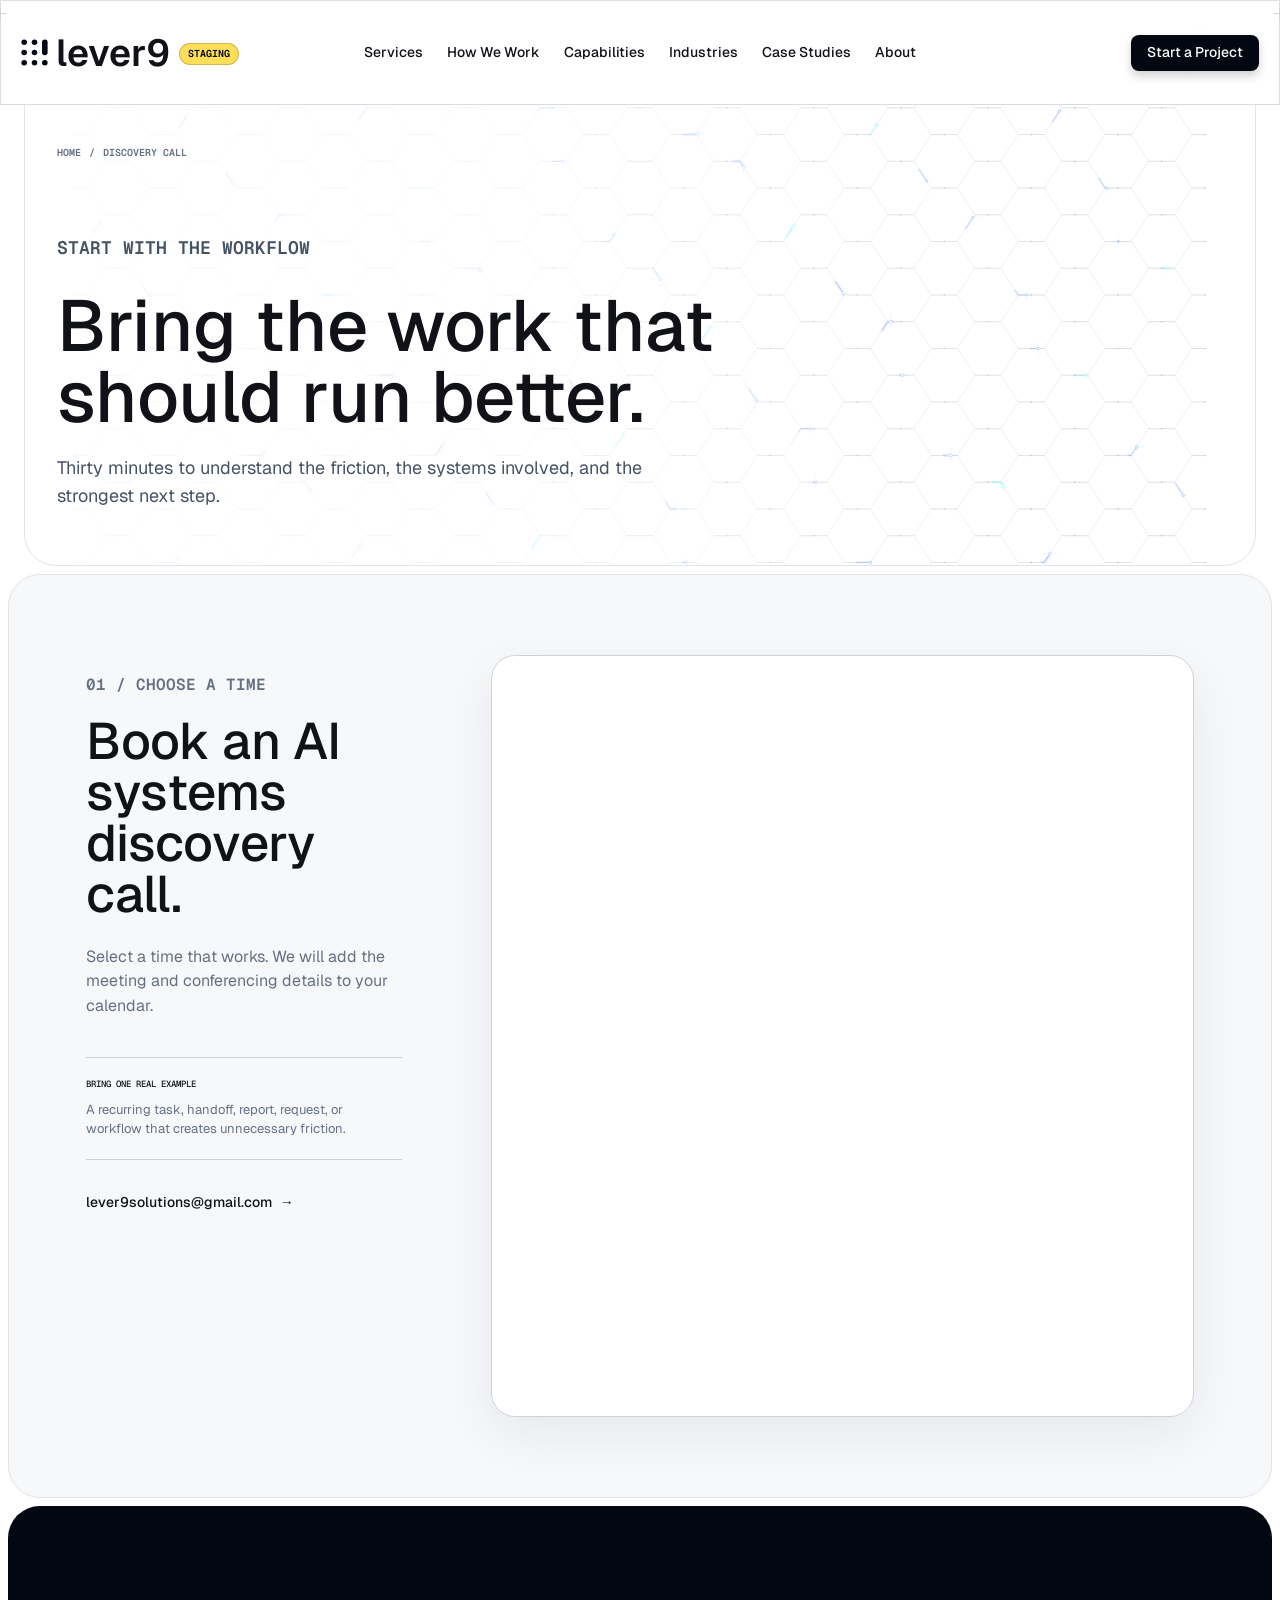
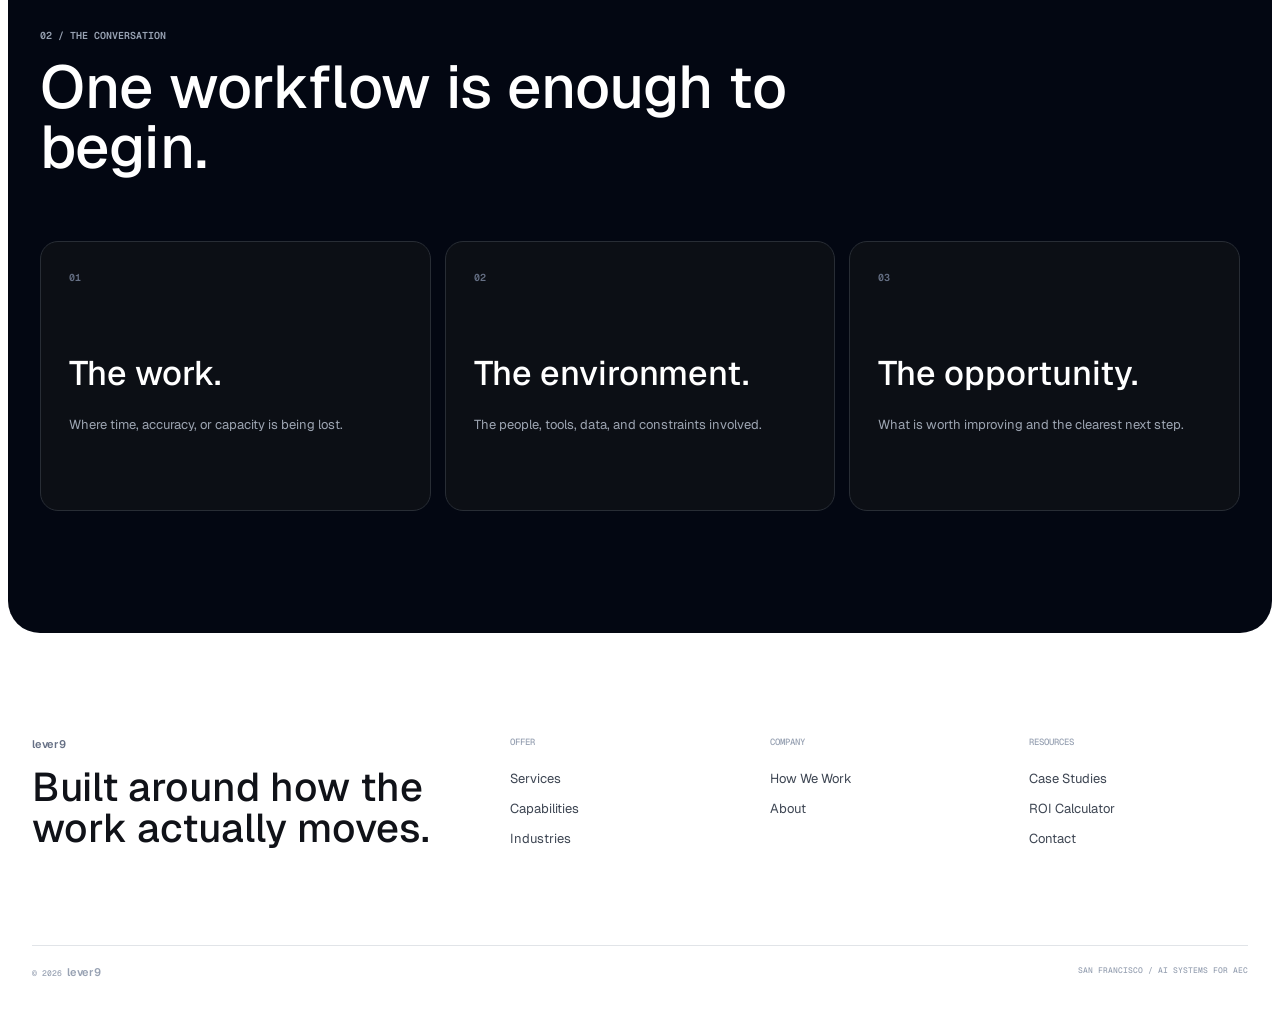
<file: contact.html>
<!doctype html>
<html lang="en">
  <head>
    <meta charset="UTF-8" />
    <meta name="viewport" content="width=device-width, initial-scale=1.0" />
    <meta name="theme-color" content="#ffffff" />
    <meta name="robots" content="noindex, nofollow" />
    <meta name="description" content="Book an AI systems discovery call with lever9." />
    <title>Book a Discovery Call | lever9</title>
    <link rel="icon" href="public/favicon.svg" type="image/svg+xml" />
    <link rel="alternate icon" href="public/favicon-16.png" sizes="16x16" type="image/png" />
    <link rel="alternate icon" href="public/favicon-32.png" sizes="32x32" type="image/png" />
    <link rel="apple-touch-icon" href="public/favicon-180.png" />
    <link rel="preconnect" href="https://assets.calendly.com" />
    <link rel="stylesheet" href="https://assets.calendly.com/assets/external/widget.css" />
    <link rel="stylesheet" href="site.css?v=lever9-cases-20261105-1" />
    <link rel="stylesheet" href="staging.css" />
    <script src="https://assets.calendly.com/assets/external/widget.js" async></script>
    <script src="site.js?v=lever9-cases-20261105-1" defer></script>
    <script src="staging.js" defer></script>
  </head>
  <body class="contact-page">
    <div data-site-header data-current="contact"></div>
    <main>
      <section class="page-hero page-hero-hex" data-hex-hero aria-labelledby="page-title">
        <canvas class="workflow-branch-visual" data-workflow-branch aria-hidden="true"></canvas>
        <div class="page-hero-copy">
          <div class="breadcrumbs"><a href="index.html">Home</a><span>/</span><span>Discovery call</span></div>
          <div>
            <p class="scramble-label" data-label="Start with the workflow">Start with the workflow</p>
            <h1 id="page-title">Bring the work that should run better.</h1>
            <p>Thirty minutes to understand the friction, the systems involved, and the strongest next step.</p>
          </div>
        </div>
        <div class="page-hero-art" aria-hidden="true"></div>
      </section>

      <section class="calendly-section" id="schedule" aria-labelledby="schedule-title">
        <div class="calendly-intro reveal">
          <p class="section-index">01 / Choose a time</p>
          <h2 id="schedule-title">Book an AI systems discovery call.</h2>
          <p>Select a time that works. We will add the meeting and conferencing details to your calendar.</p>
          <div class="booking-prep">
            <span>Bring one real example</span>
            <p>A recurring task, handoff, report, request, or workflow that creates unnecessary friction.</p>
          </div>
          <a class="text-link" href="mailto:lever9solutions@gmail.com">lever9solutions@gmail.com</a>
        </div>
        <div class="calendly-frame reveal">
          <div class="calendly-inline-widget" data-url="https://calendly.com/ekishinevsky/30min" title="Book an AI systems discovery call"></div>
          <noscript><p>JavaScript is required for the calendar. <a href="https://calendly.com/ekishinevsky/30min">Open the booking page directly.</a></p></noscript>
        </div>
      </section>

      <section class="section section-black" aria-labelledby="expect">
        <div class="section-inner">
          <div class="section-head reveal"><div><p class="section-index">02 / The conversation</p><h2 id="expect">One workflow is enough to begin.</h2></div></div>
          <div class="engagement-grid reveal-line">
            <article class="engagement-step"><p class="micro-label">01</p><h3>The work.</h3><p>Where time, accuracy, or capacity is being lost.</p></article>
            <article class="engagement-step"><p class="micro-label">02</p><h3>The environment.</h3><p>The people, tools, data, and constraints involved.</p></article>
            <article class="engagement-step"><p class="micro-label">03</p><h3>The opportunity.</h3><p>What is worth improving and the clearest next step.</p></article>
          </div>
        </div>
      </section>
    </main>
    <div data-site-footer></div>
  </body>
</html>
</file>
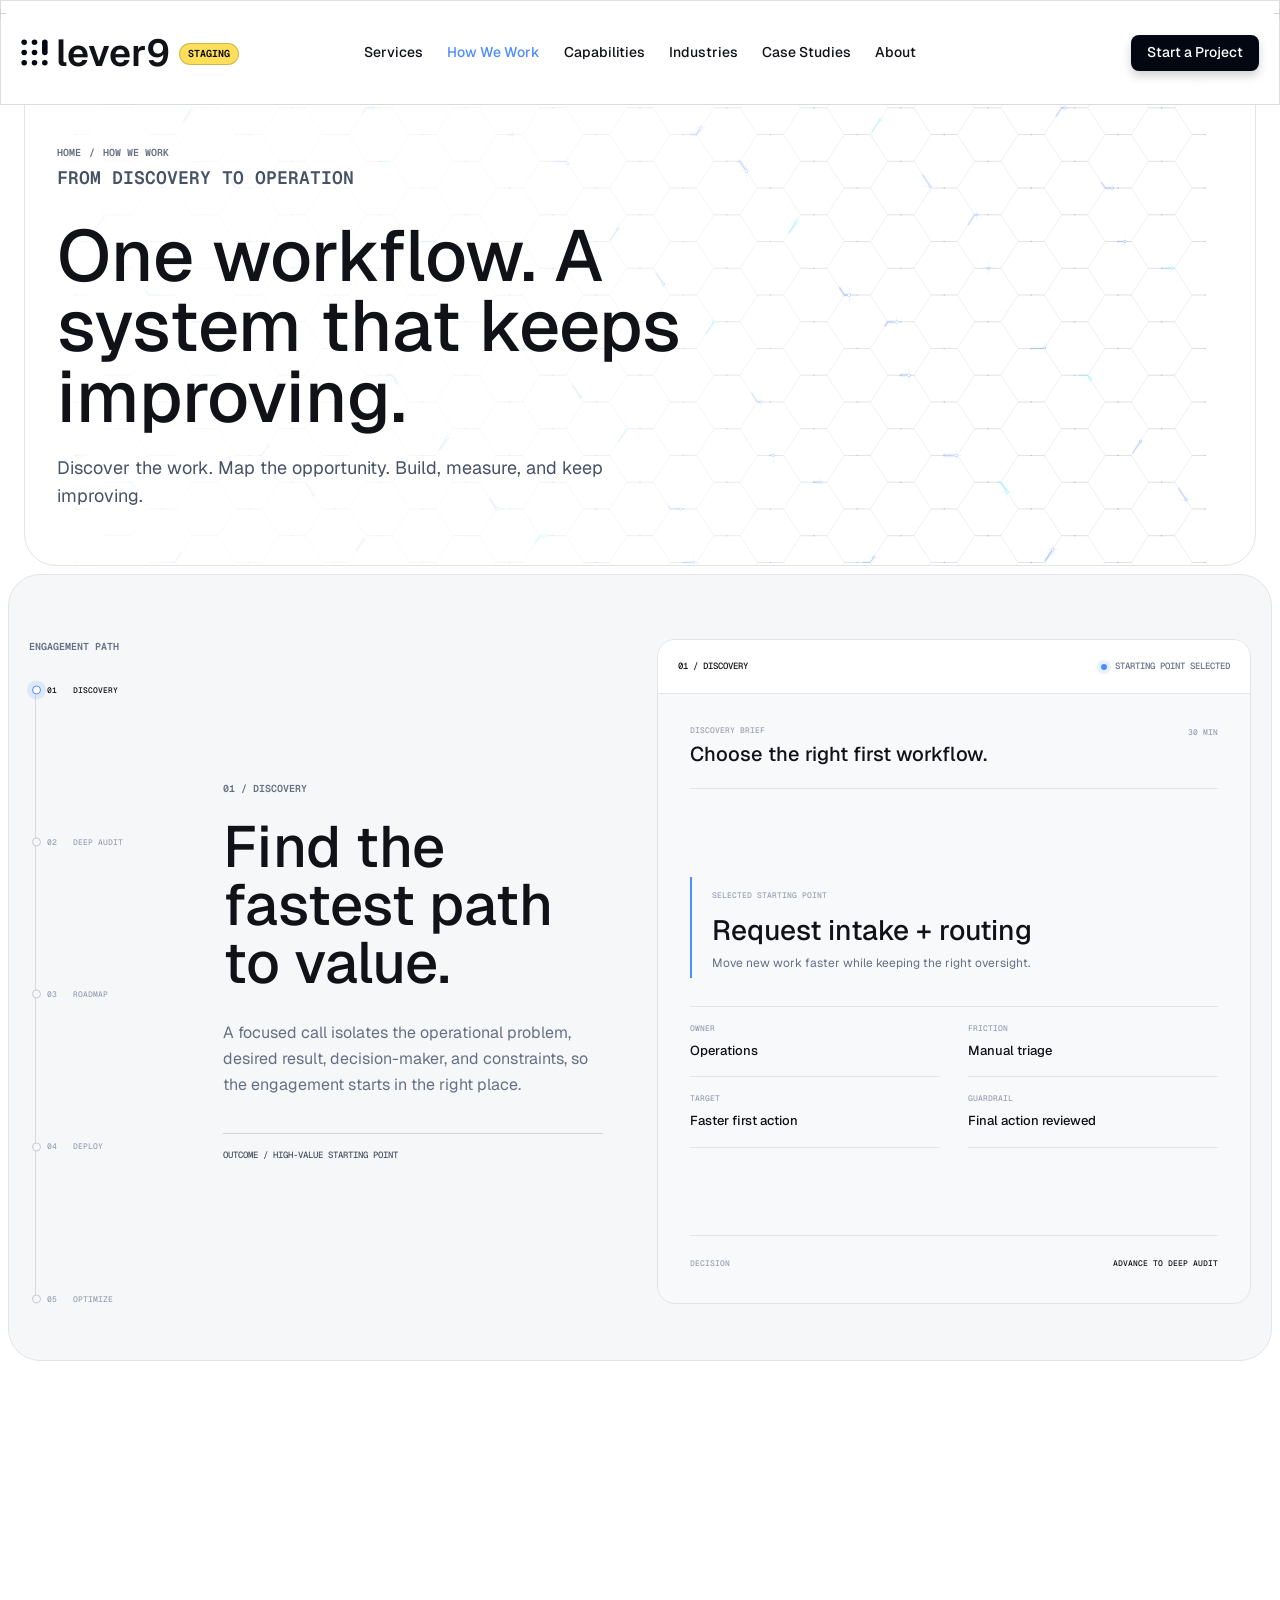
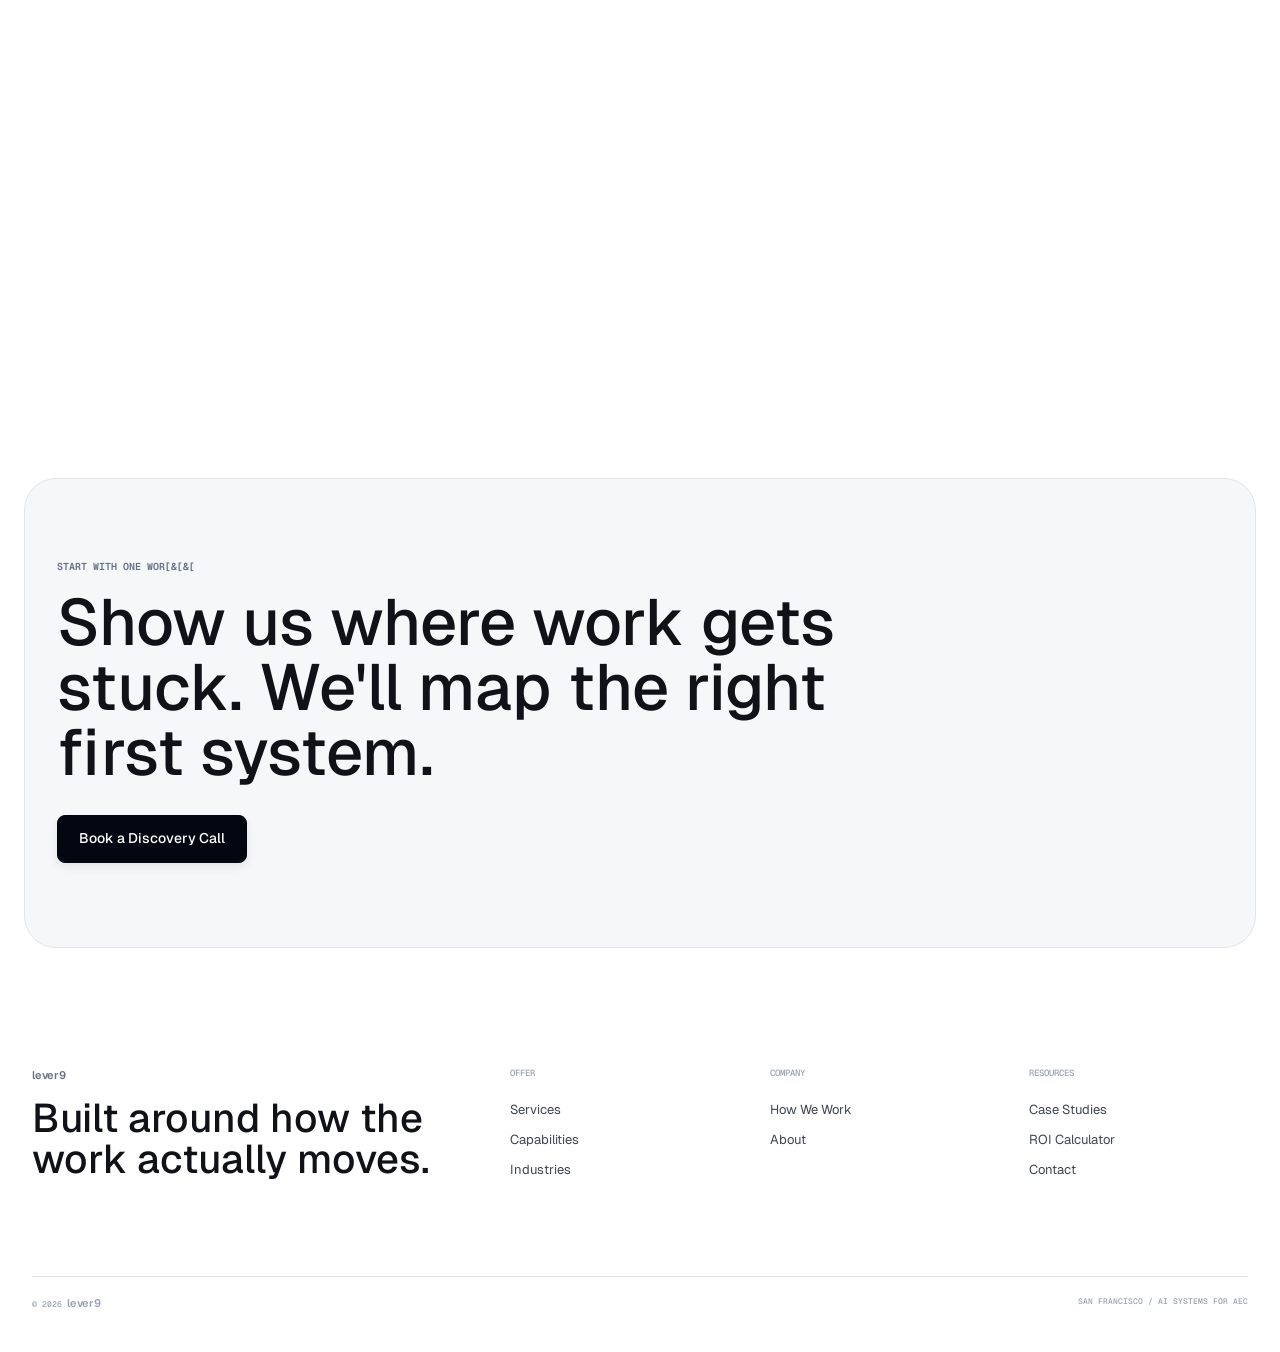
<file: how-we-work.html>
<!doctype html>
<html lang="en">
  <head>
    <meta charset="UTF-8" />
    <meta name="viewport" content="width=device-width, initial-scale=1.0" />
    <meta name="theme-color" content="#ffffff" />
    <meta name="robots" content="noindex, nofollow" />
    <meta name="description" content="How lever9 discovers, audits, builds, measures, and supports AI systems around real operations." />
    <title>How We Work | lever9</title>
    <link rel="icon" href="public/favicon.svg" type="image/svg+xml" />
    <link rel="alternate icon" href="public/favicon-16.png" sizes="16x16" type="image/png" />
    <link rel="alternate icon" href="public/favicon-32.png" sizes="32x32" type="image/png" />
    <link rel="apple-touch-icon" href="public/favicon-180.png" />
    <link rel="stylesheet" href="site.css?v=lever9-cases-20261105-1" />
    <link rel="stylesheet" href="staging.css" />
    <script src="site.js?v=lever9-cases-20261105-1" defer></script>
    <script src="staging.js" defer></script>
  </head>
  <body class="process-page">
    <div data-site-header data-current="process"></div>
    <main>
      <section class="page-hero page-hero-hex" data-hex-hero aria-labelledby="page-title">
        <canvas class="workflow-branch-visual" data-workflow-branch aria-hidden="true"></canvas>
        <div class="page-hero-copy">
          <div class="breadcrumbs"><a href="index.html">Home</a><span>/</span><span>How We Work</span></div>
          <div>
            <p class="scramble-label" data-label="From discovery to operation">From discovery to operation</p>
            <h1 id="page-title">One workflow. A system that keeps improving.</h1>
            <p>Discover the work. Map the opportunity. Build, measure, and keep improving.</p>
          </div>
        </div>
        <div class="page-hero-art" aria-hidden="true"></div>
      </section>

      <section class="process-story" data-process-story aria-label="Our five-stage engagement process">
        <div class="process-sticky">
          <div class="process-story-inner">
            <aside class="process-rail" aria-label="Engagement progress">
              <p class="micro-label">Engagement path</p>
              <ol>
                <li class="is-active" data-process-marker data-label="01 / Discovery" data-state="Starting point selected"><span>01</span><b>Discovery</b></li>
                <li data-process-marker data-label="02 / Deep operational audit" data-state="Workflow mapped"><span>02</span><b>Deep Audit</b></li>
                <li data-process-marker data-label="03 / Strategic AI roadmap" data-state="Execution sequenced"><span>03</span><b>Roadmap</b></li>
                <li data-process-marker data-label="04 / Build + deploy" data-state="System deployed"><span>04</span><b>Deploy</b></li>
                <li data-process-marker data-label="05 / Measure + optimize" data-state="Results compounding"><span>05</span><b>Optimize</b></li>
              </ol>
              <div class="process-rail-line" aria-hidden="true"><i></i></div>
            </aside>

            <div class="process-narrative">
              <article class="process-step is-active" data-process-step>
                <p class="micro-label">01 / Discovery</p>
                <h2>Find the fastest path to value.</h2>
                <p>A focused call isolates the operational problem, desired result, decision-maker, and constraints, so the engagement starts in the right place.</p>
                <span class="process-output">Outcome / high-value starting point</span>
              </article>
              <article class="process-step" data-process-step aria-hidden="true">
                <p class="micro-label">02 / Deep operational audit</p>
                <h2>Expose the full opportunity.</h2>
                <p>We go deep with the people closest to the work, mapping every input, handoff, system, exception, delay, and cost. The result is a clear baseline and the real scope of improvement.</p>
                <span class="process-output">Outcome / deep workflow map + baseline</span>
              </article>
              <article class="process-step" data-process-step aria-hidden="true">
                <p class="micro-label">03 / Strategic AI roadmap</p>
                <h2>Turn insight into an execution plan.</h2>
                <p>Each opportunity is ranked by business impact, feasibility, risk, and time to value, with the right mix of AI systems, software, automation, and training.</p>
                <span class="process-output">Outcome / investment-ready roadmap</span>
              </article>
              <article class="process-step" data-process-step aria-hidden="true">
                <p class="micro-label">04 / Build + deploy</p>
                <h2>Put the solution into operation.</h2>
                <p>We design, build, integrate, test, and deploy the system inside your approved stack, using real work and preparing the team for launch.</p>
                <span class="process-output">Outcome / production-ready AI system</span>
              </article>
              <article class="process-step" data-process-step aria-hidden="true">
                <p class="micro-label">05 / Measure + optimize</p>
                <h2>Prove the gain. Keep compounding it.</h2>
                <p>We measure performance against the baseline, refine the system, support the team, and keep expanding into the next high-value workflows.</p>
                <span class="process-output">Outcome / measured results + ongoing improvement</span>
              </article>
            </div>

            <div class="process-stage" aria-hidden="true">
              <div class="process-stage-head">
                <span data-process-stage-label>01 / Discovery</span>
                <span class="process-stage-status"><i></i><b data-process-stage-state>Starting point selected</b></span>
              </div>
              <div class="process-stage-views">
                <section class="process-stage-view is-active" data-process-view>
                  <div class="process-board process-board-discovery">
                    <header class="process-board-head">
                      <div><span>Discovery brief</span><strong>Choose the right first workflow.</strong></div>
                      <em>30 min</em>
                    </header>
                    <div class="discovery-visual">
                      <div class="discovery-focus">
                        <span>Selected starting point</span>
                        <strong>Request intake + routing</strong>
                        <p>Move new work faster while keeping the right oversight.</p>
                      </div>
                      <dl class="discovery-signals">
                        <div><dt>Owner</dt><dd>Operations</dd></div>
                        <div><dt>Friction</dt><dd>Manual triage</dd></div>
                        <div><dt>Target</dt><dd>Faster first action</dd></div>
                        <div><dt>Guardrail</dt><dd>Final action reviewed</dd></div>
                      </dl>
                    </div>
                    <div class="process-board-foot"><span>Decision</span><b>Advance to deep audit</b></div>
                  </div>
                </section>

                <section class="process-stage-view" data-process-view>
                  <div class="process-board process-board-audit">
                    <header class="process-board-head">
                      <div><span>Current-state map</span><strong>See every handoff.</strong></div>
                      <em>Deep dive</em>
                    </header>
                    <div class="audit-visual">
                      <div class="audit-flow">
                        <article><i>01</i><span>Trigger</span><b>Work arrives</b></article>
                        <article><i>02</i><span>Intake</span><b>Context gathered</b></article>
                        <article><i>03</i><span>Decision</span><b>Rules + judgment</b></article>
                        <article><i>04</i><span>Handoff</span><b>Owner takes action</b></article>
                      </div>
                      <div class="audit-baseline">
                        <span>Baseline captured across</span>
                        <ul><li>Cycle time</li><li>Manual touches</li><li>Rework</li><li>Exceptions</li></ul>
                      </div>
                    </div>
                    <div class="process-board-foot"><span>Deliverable</span><b>Workflow map + operating baseline</b></div>
                  </div>
                </section>

                <section class="process-stage-view" data-process-view>
                  <div class="process-board process-board-roadmap">
                    <header class="process-board-head">
                      <div><span>Investment roadmap</span><strong>Sequence the highest-value work.</strong></div>
                      <em>Ranked</em>
                    </header>
                    <div class="roadmap-visual">
                      <div class="roadmap-list">
                        <article><i>01</i><div><b>Intake system</b><small>High impact / ready now</small></div><em>Pilot</em></article>
                        <article><i>02</i><div><b>Reporting automation</b><small>High impact / data preparation</small></div><em>Next</em></article>
                        <article><i>03</i><div><b>Knowledge layer</b><small>Enables broader workflows</small></div><em>Foundation</em></article>
                      </div>
                      <div class="roadmap-criteria"><span>Ranked by</span><b>Impact</b><b>Feasibility</b><b>Risk</b><b>Time to value</b></div>
                    </div>
                    <div class="process-board-foot"><span>Deliverable</span><b>Investment-ready execution roadmap</b></div>
                  </div>
                </section>

                <section class="process-stage-view" data-process-view>
                  <div class="process-board process-board-deploy">
                    <header class="process-board-head">
                      <div><span>Deployment path</span><strong>Move the system into operation.</strong></div>
                      <em>Production</em>
                    </header>
                    <div class="deployment-visual">
                      <div class="deployment-track">
                        <article class="is-complete"><i>01</i><b>Build</b><small>Core system</small></article>
                        <article class="is-complete"><i>02</i><b>Connect</b><small>Tools + data</small></article>
                        <article class="is-complete"><i>03</i><b>Validate</b><small>Real scenarios</small></article>
                        <article class="is-current"><i>04</i><b>Launch</b><small>Team + monitoring</small></article>
                      </div>
                      <div class="deployment-system">
                        <div><span>Existing tools</span><b>Email / GIS / data</b></div>
                        <i>&rarr;</i>
                        <div class="is-core"><span>Custom system</span><b>Logic + orchestration</b></div>
                        <i>&rarr;</i>
                        <div><span>Live workflow</span><b>People + outputs</b></div>
                      </div>
                    </div>
                    <div class="process-board-foot"><span>Outcome</span><b>System live, owned, and monitored</b></div>
                  </div>
                </section>

                <section class="process-stage-view" data-process-view>
                  <div class="process-board process-board-optimize">
                    <header class="process-board-head">
                      <div><span>Performance loop</span><strong>Prove the result. Find the next gain.</strong></div>
                      <em>Ongoing</em>
                    </header>
                    <div class="optimization-visual">
                      <div class="measure-intro"><span>Measured against the audit baseline</span><strong>System performance stays visible.</strong></div>
                      <div class="measure-grid">
                        <article><span>Cycle time</span><b>Lower</b><small>Tracked continuously</small></article>
                        <article><span>Manual effort</span><b>Lower</b><small>Tracked continuously</small></article>
                        <article><span>Output quality</span><b>Higher</b><small>Reviewed with the team</small></article>
                        <article><span>Team capacity</span><b>Higher</b><small>Converted into new work</small></article>
                      </div>
                      <div class="optimization-loop"><span>Measure</span><span>Refine</span><span>Support</span><span>Expand</span></div>
                    </div>
                    <div class="process-board-foot"><span>Outcome</span><b>Verified gains + next workflow</b></div>
                  </div>
                </section>
              </div>
            </div>
          </div>
        </div>
      </section>

      <section class="cta cta-hex" aria-labelledby="cta-title">
        <canvas class="workflow-branch-visual" data-workflow-branch aria-hidden="true"></canvas>
        <div class="cta-inner reveal">
          <p class="scramble-label" data-label="Start with one workflow">Start with one workflow</p>
          <div><h2 id="cta-title">Show us where work gets stuck. We'll map the right first system.</h2><a class="button button-dark" href="contact.html#schedule">Book a Discovery Call</a></div>
        </div>
      </section>
    </main>
    <div data-site-footer></div>
  </body>
</html>
</file>
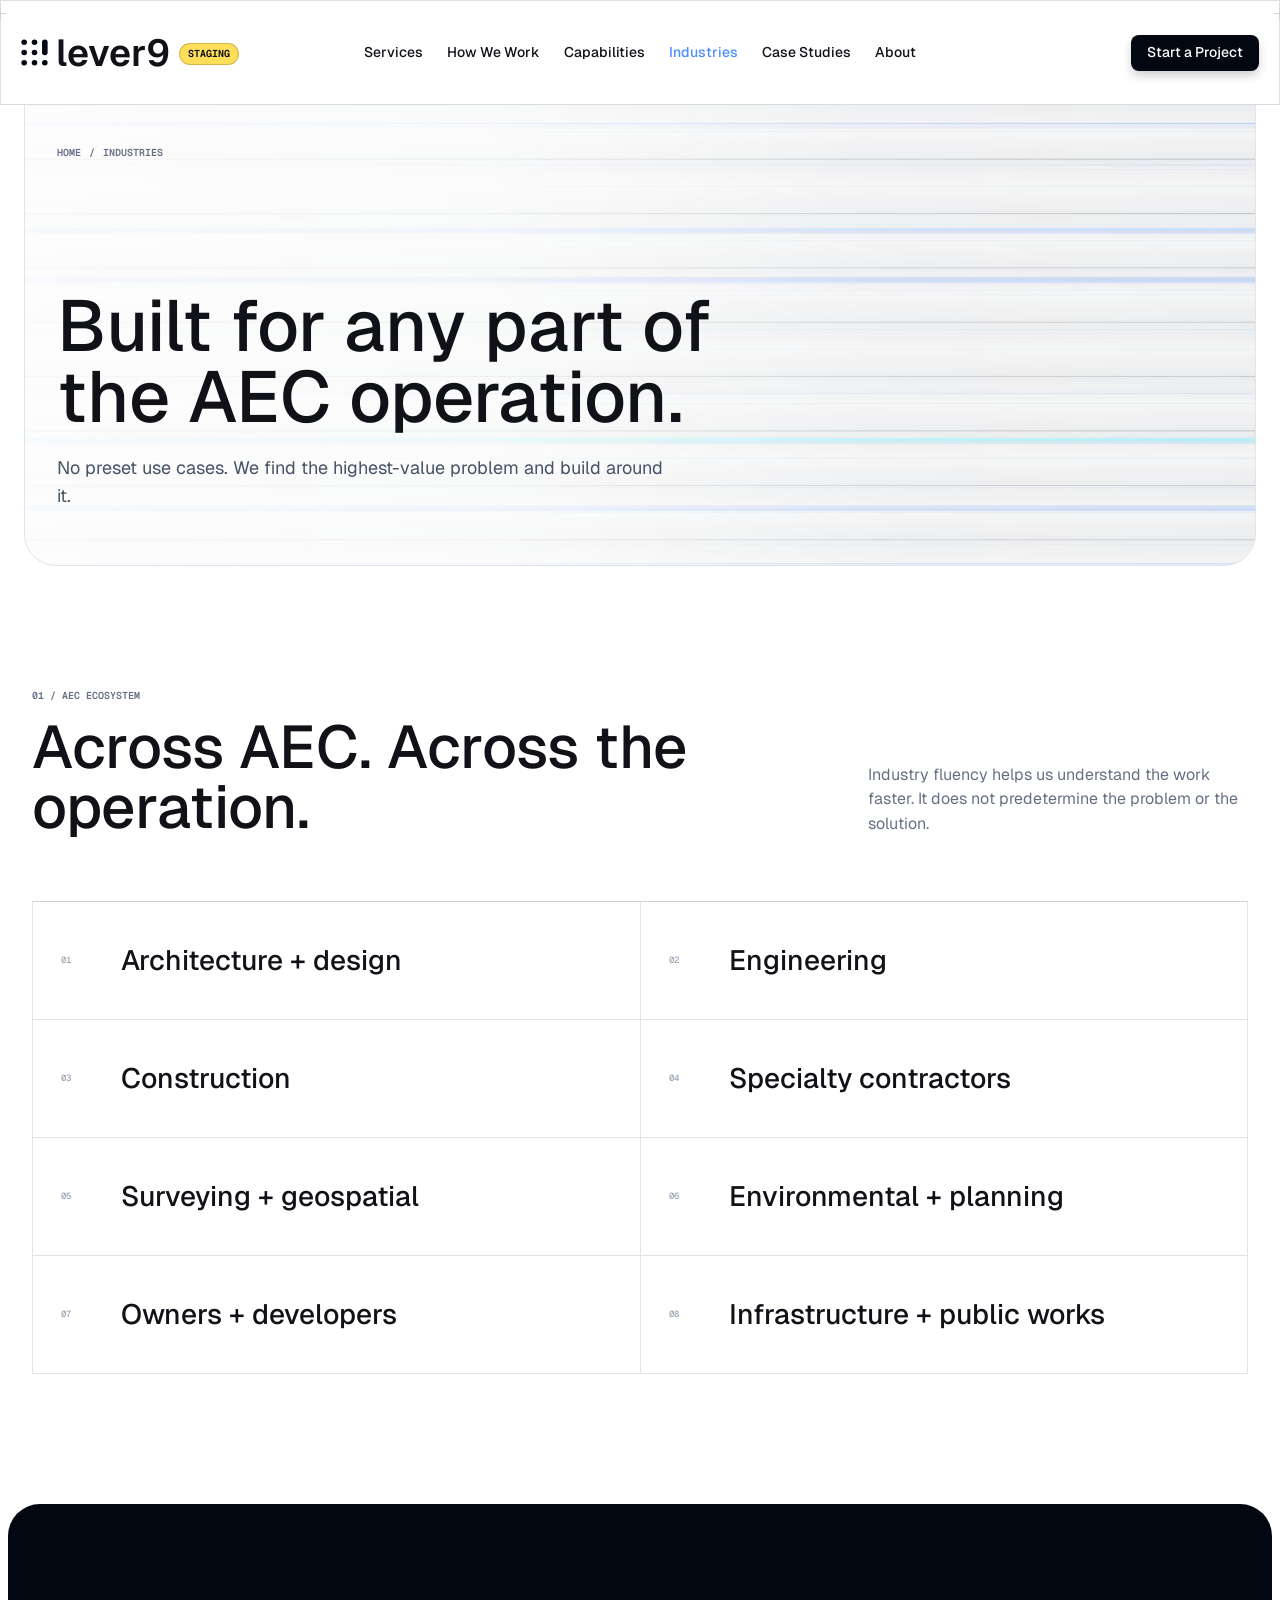
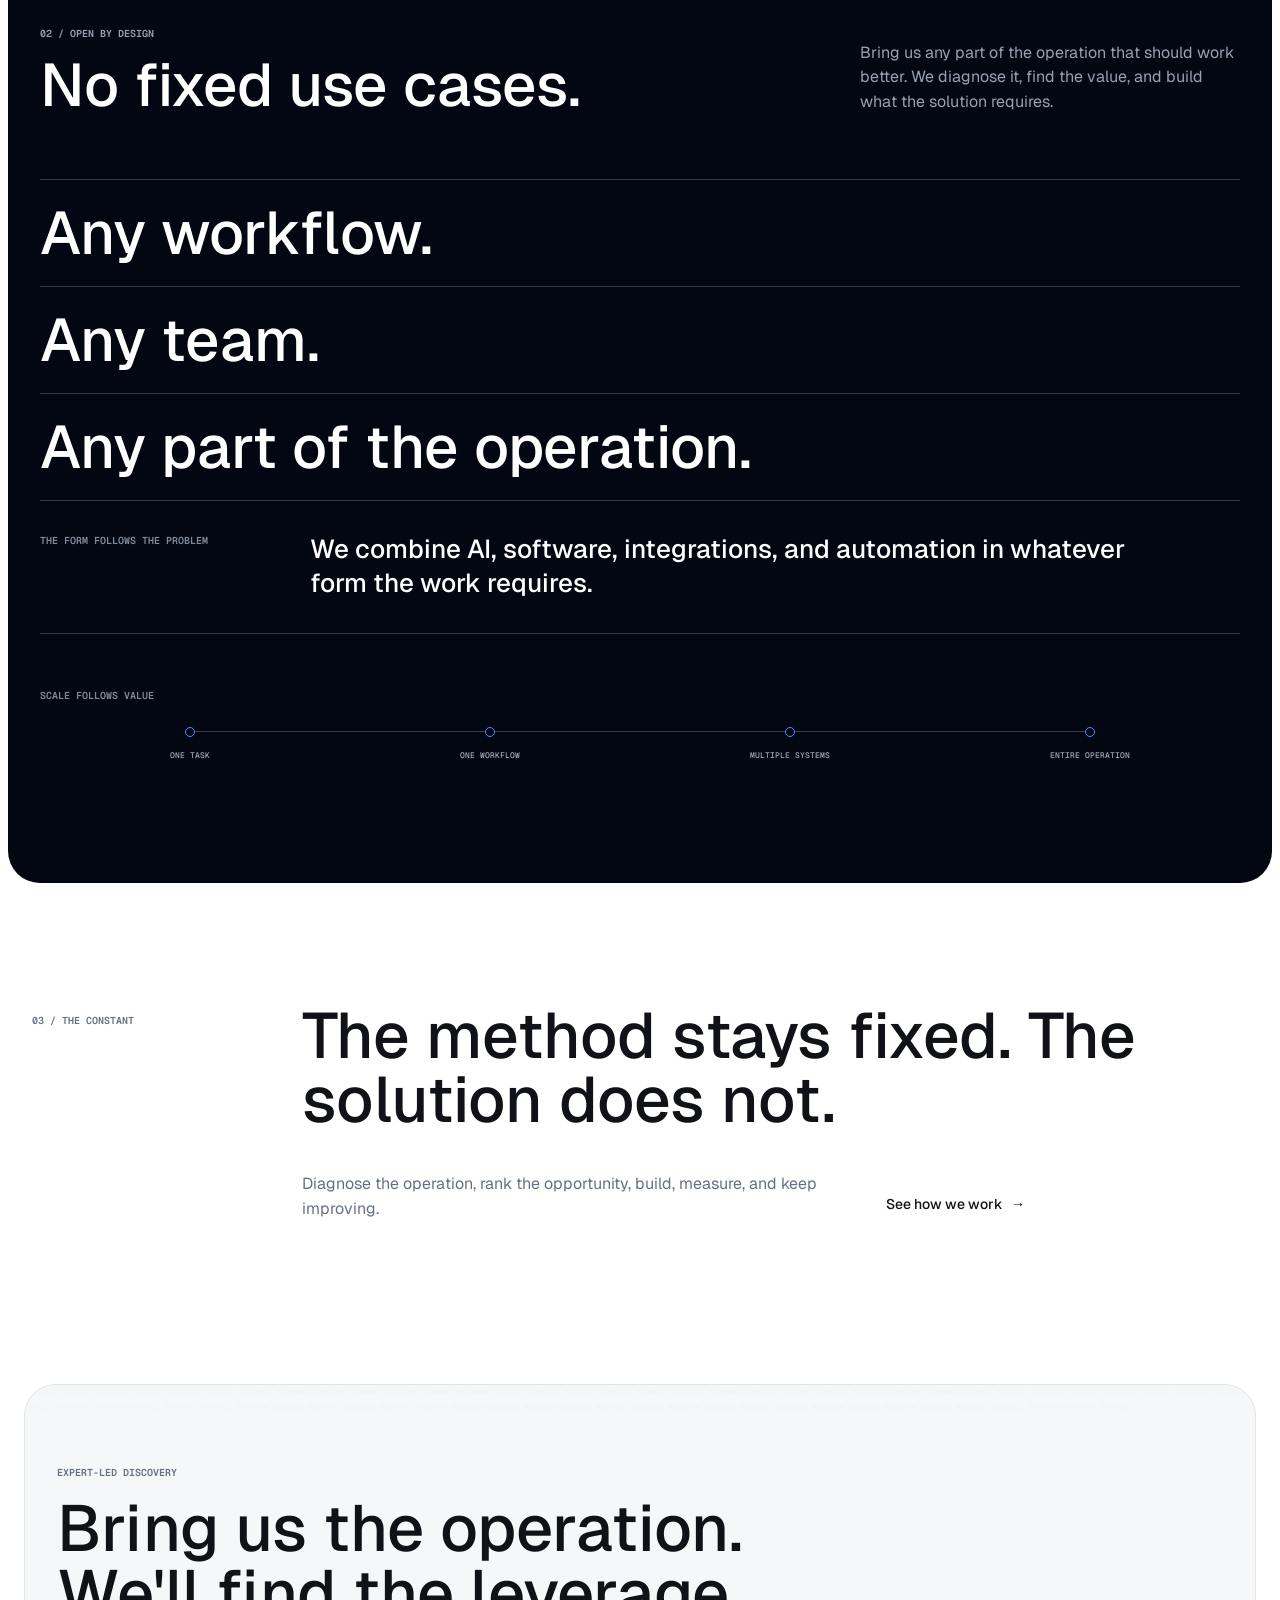
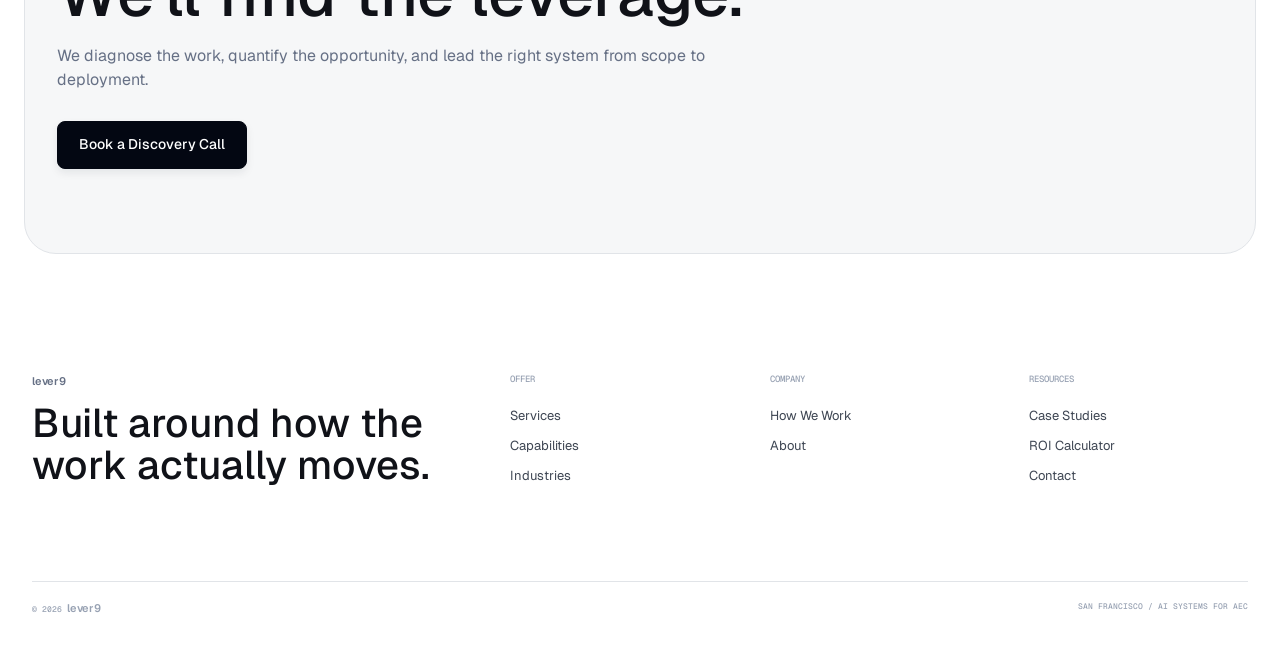
<file: industries.html>
<!doctype html>
<html lang="en">
  <head>
    <meta charset="UTF-8" />
    <meta name="viewport" content="width=device-width, initial-scale=1.0" />
    <meta name="theme-color" content="#ffffff" />
    <meta name="robots" content="noindex, nofollow" />
    <meta
      name="description"
      content="Custom AI systems for architecture, engineering, construction, surveying, environmental, and adjacent AEC operations."
    />
    <title>Industries | lever9</title>
    <link rel="icon" href="public/favicon.svg" type="image/svg+xml" />
    <link rel="alternate icon" href="public/favicon-16.png" sizes="16x16" type="image/png" />
    <link rel="alternate icon" href="public/favicon-32.png" sizes="32x32" type="image/png" />
    <link rel="apple-touch-icon" href="public/favicon-180.png" />
    <link rel="stylesheet" href="site.css?v=lever9-cases-20261105-1" />
    <link rel="stylesheet" href="staging.css" />
    <script src="site.js?v=lever9-cases-20261105-1" defer></script>
    <script src="staging.js" defer></script>
  </head>
  <body>
    <div data-site-header data-current="industries"></div>
    <main>
      <section class="page-hero page-hero-hex" data-hex-hero aria-labelledby="page-title">
        <canvas class="workflow-branch-visual" data-workflow-branch aria-hidden="true"></canvas>
        <div class="page-hero-copy">
          <div class="breadcrumbs">
            <a href="index.html">Home</a>
            <span>/</span>
            <span>Industries</span>
          </div>
          <div>
            <h1 id="page-title">Built for any part of the AEC operation.</h1>
            <p>No preset use cases. We find the highest-value problem and build around it.</p>
          </div>
        </div>
        <div class="page-hero-art" aria-hidden="true"></div>
      </section>

      <section class="section section-paper" aria-labelledby="aec-markets">
        <div class="section-inner">
          <div class="section-head reveal">
            <div>
              <p class="section-index">01 / AEC ecosystem</p>
              <h2 id="aec-markets">Across AEC. Across the operation.</h2>
            </div>
            <p>Industry fluency helps us understand the work faster. It does not predetermine the problem or the solution.</p>
          </div>
          <div class="industry-spectrum reveal">
            <article><span>01</span><h3>Architecture + design</h3></article>
            <article><span>02</span><h3>Engineering</h3></article>
            <article><span>03</span><h3>Construction</h3></article>
            <article><span>04</span><h3>Specialty contractors</h3></article>
            <article><span>05</span><h3>Surveying + geospatial</h3></article>
            <article><span>06</span><h3>Environmental + planning</h3></article>
            <article><span>07</span><h3>Owners + developers</h3></article>
            <article><span>08</span><h3>Infrastructure + public works</h3></article>
          </div>
        </div>
      </section>

      <section class="section section-black open-scope-section" aria-labelledby="shared-workflows">
        <div class="section-inner">
          <div class="section-head reveal">
            <div>
              <p class="section-index">02 / Open by design</p>
              <h2 id="shared-workflows">No fixed use cases.</h2>
            </div>
            <p>Bring us any part of the operation that should work better. We diagnose it, find the value, and build what the solution requires.</p>
          </div>
          <div class="open-scope-field reveal-line">
            <div class="open-scope-lines"><span>Any workflow.</span><span>Any team.</span><span>Any part of the operation.</span></div>
            <div class="open-scope-form"><p class="micro-label">The form follows the problem</p><strong>We combine AI, software, integrations, and automation in whatever form the work requires.</strong></div>
          </div>
          <div class="scope-scale reveal">
            <p class="micro-label">Scale follows value</p>
            <div class="scope-continuum"><span>One task</span><span>One workflow</span><span>Multiple systems</span><span>Entire operation</span></div>
          </div>
        </div>
      </section>

      <section class="section section-white" aria-labelledby="custom">
        <div class="section-inner intro-statement">
          <p class="section-index reveal">03 / The constant</p>
          <div class="reveal">
            <h2 id="custom">The method stays fixed. The solution does not.</h2>
            <div class="intro-actions">
              <p>Diagnose the operation, rank the opportunity, build, measure, and keep improving.</p>
              <a class="text-link" href="how-we-work.html">See how we work</a>
            </div>
          </div>
        </div>
      </section>

      <section class="cta" aria-labelledby="cta-title">
        <div class="cta-inner reveal">
          <p class="section-index">Expert-led discovery</p>
          <div class="cta-message">
            <h2 id="cta-title">Bring us the operation. We'll find the leverage.</h2>
            <p>We diagnose the work, quantify the opportunity, and lead the right system from scope to deployment.</p>
            <a class="button button-dark" href="contact.html#schedule">Book a Discovery Call</a>
          </div>
        </div>
      </section>
    </main>
    <div data-site-footer></div>
  </body>
</html>
</file>
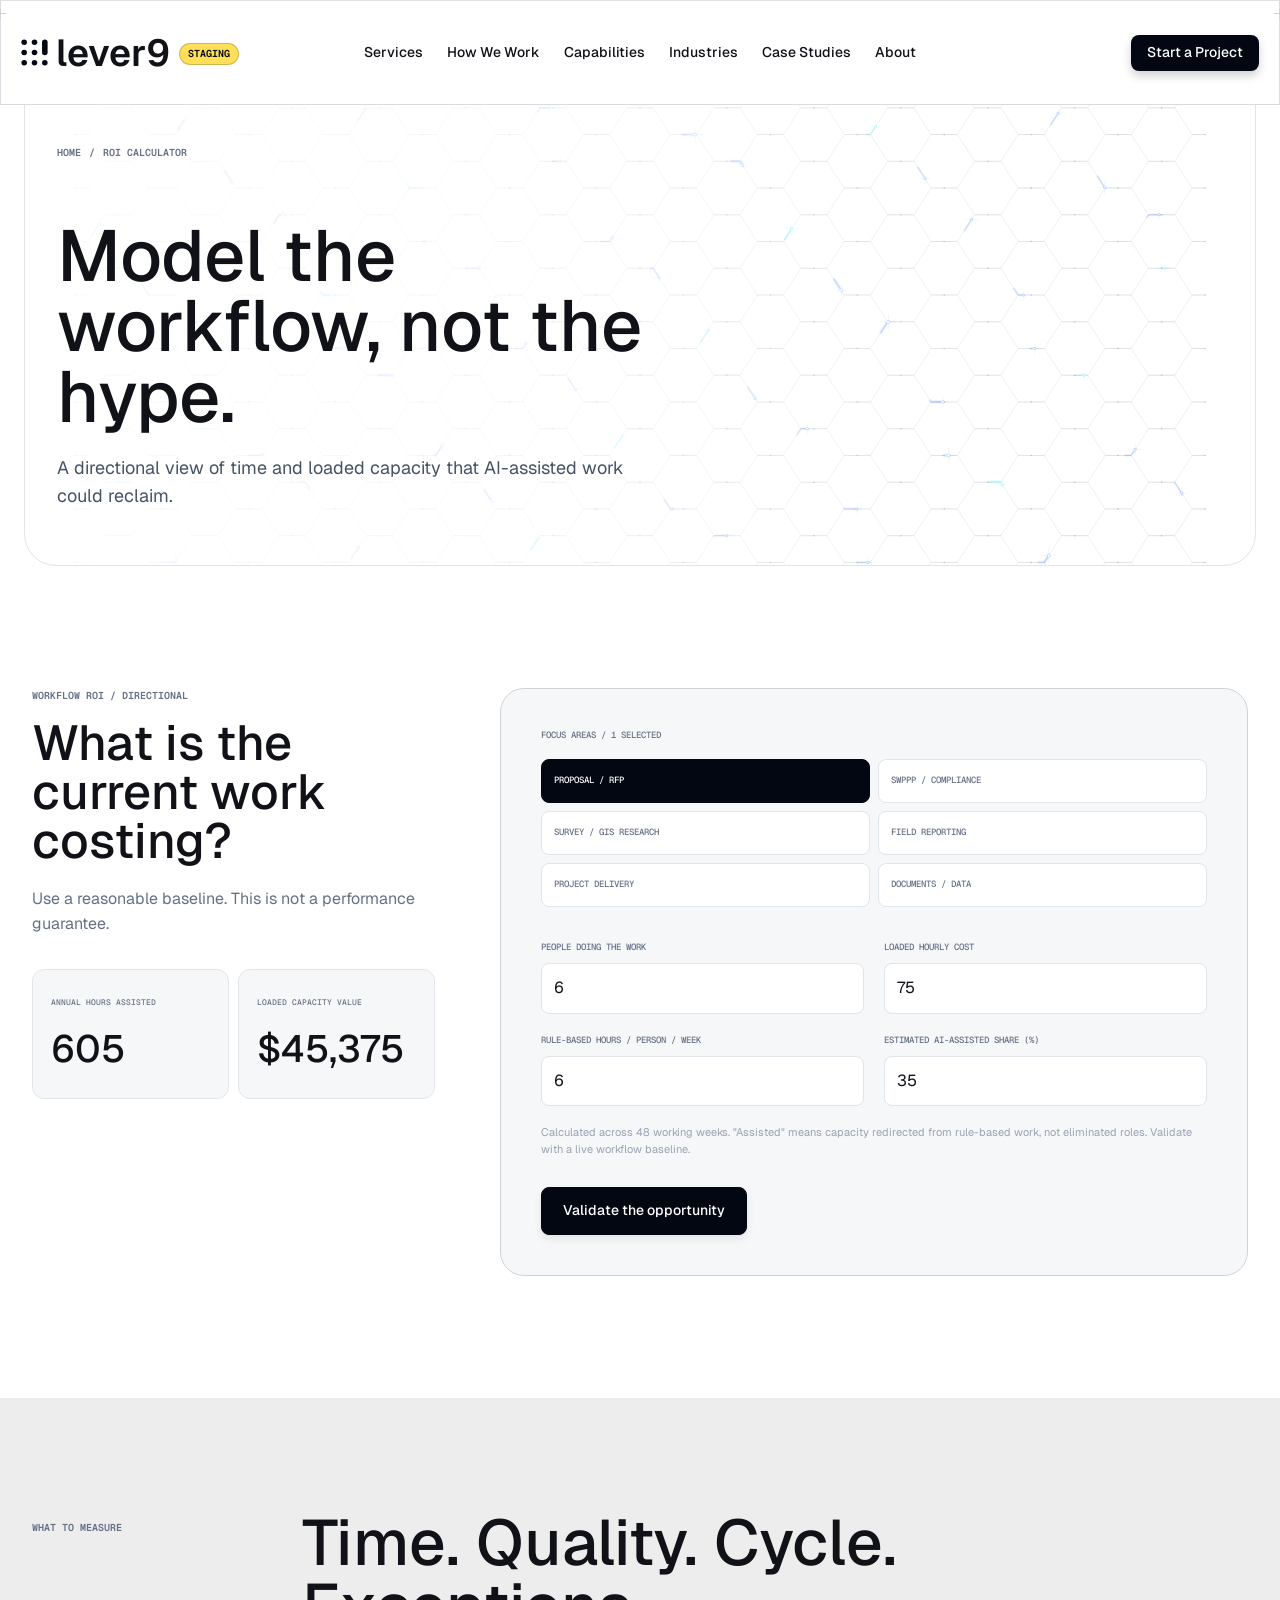
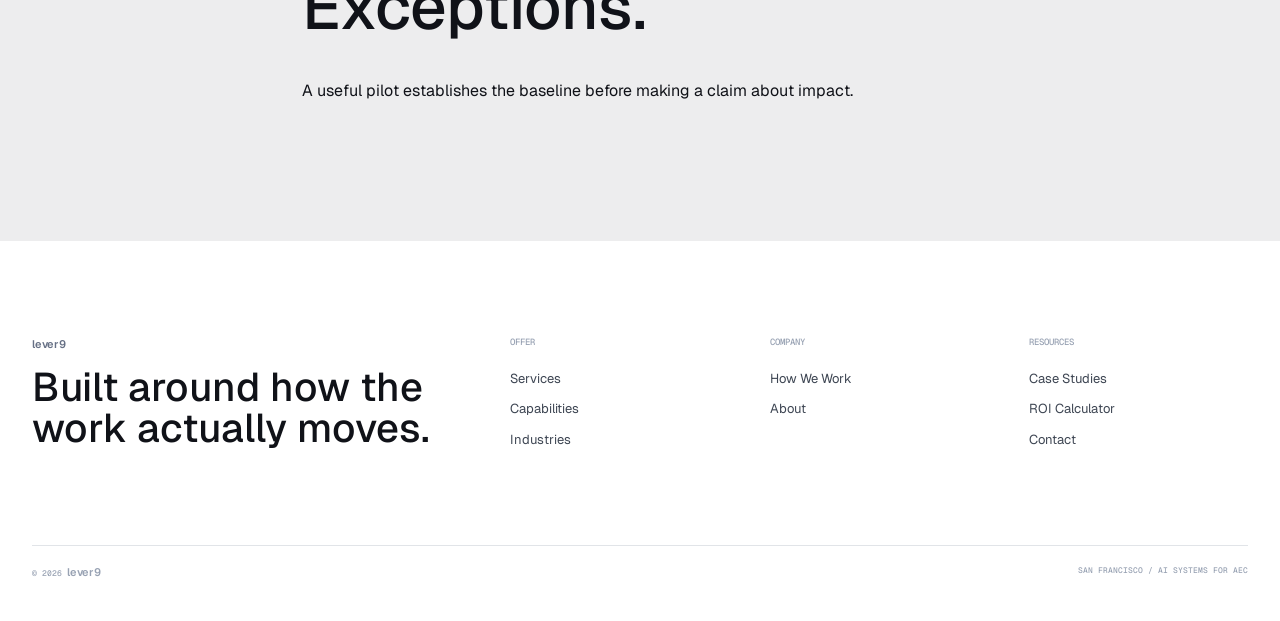
<file: roi.html>
<!doctype html><html lang="en"><head><meta charset="UTF-8" /><meta name="viewport" content="width=device-width, initial-scale=1.0" /><meta name="theme-color" content="#ffffff" />
    <meta name="robots" content="noindex, nofollow" /><meta name="description" content="A directional workflow ROI calculator for engineering and surveying teams." /><title>Workflow ROI Calculator | lever9</title><link rel="icon" href="public/favicon.svg" type="image/svg+xml" /><link rel="alternate icon" href="public/favicon-16.png" sizes="16x16" type="image/png" /><link rel="alternate icon" href="public/favicon-32.png" sizes="32x32" type="image/png" /><link rel="apple-touch-icon" href="public/favicon-180.png" /><link rel="stylesheet" href="site.css?v=lever9-cases-20261105-1" />
    <link rel="stylesheet" href="staging.css" /><script src="site.js?v=lever9-cases-20261105-1" defer></script>
    <script src="staging.js" defer></script></head><body>
  <div data-site-header></div>
  <main>
    <section class="page-hero page-hero-hex" data-hex-hero aria-labelledby="page-title"><canvas class="workflow-branch-visual" data-workflow-branch aria-hidden="true"></canvas><div class="page-hero-copy"><div class="breadcrumbs"><a href="index.html">Home</a><span>/</span><span>ROI calculator</span></div><div><h1 id="page-title">Model the workflow, not the hype.</h1><p>A directional view of time and loaded capacity that AI-assisted work could reclaim.</p></div></div><div class="page-hero-art" aria-hidden="true"></div></section>

    <section class="section section-paper"><div class="section-inner calculator-shell">
      <aside class="tool-aside reveal"><p class="section-index">Workflow ROI / Directional</p><h2>What is the current work costing?</h2><p>Use a reasonable baseline. This is not a performance guarantee.</p><div class="roi-output"><div class="roi-metric"><span>Annual hours assisted</span><strong data-roi-hours>0</strong></div><div class="roi-metric"><span>Loaded capacity value</span><strong data-roi-value>$0</strong></div></div></aside>
      <form class="calculator-panel reveal" data-roi-form>
        <div class="field field-wide"><label>Focus areas / <span data-roi-focus>0</span> selected</label><div class="check-grid">
          <div class="check-option"><input id="focus-rfp" name="focus" type="checkbox" value="RFP" checked /><label for="focus-rfp">Proposal / RFP</label></div><div class="check-option"><input id="focus-swppp" name="focus" type="checkbox" value="SWPPP" /><label for="focus-swppp">SWPPP / compliance</label></div><div class="check-option"><input id="focus-gis" name="focus" type="checkbox" value="GIS" /><label for="focus-gis">Survey / GIS research</label></div><div class="check-option"><input id="focus-field" name="focus" type="checkbox" value="Field" /><label for="focus-field">Field reporting</label></div><div class="check-option"><input id="focus-delivery" name="focus" type="checkbox" value="Delivery" /><label for="focus-delivery">Project delivery</label></div><div class="check-option"><input id="focus-docs" name="focus" type="checkbox" value="Documents" /><label for="focus-docs">Documents / data</label></div>
        </div></div>
        <div class="calculator-grid" style="margin-top: 34px">
          <div class="field"><label for="team">People doing the work</label><input id="team" name="team" type="number" min="1" max="500" value="6" /></div>
          <div class="field"><label for="hourly">Loaded hourly cost</label><input id="hourly" name="hourly" type="number" min="0" max="1000" value="75" /></div>
          <div class="field"><label for="weekly">Rule-based hours / person / week</label><input id="weekly" name="weekly" type="number" min="0" max="80" step="0.5" value="6" /></div>
          <div class="field"><label for="assist">Estimated AI-assisted share (%)</label><input id="assist" name="assist" type="number" min="0" max="100" value="35" /></div>
        </div>
        <p class="tool-note">Calculated across 48 working weeks. "Assisted" means capacity redirected from rule-based work, not eliminated roles. Validate with a live workflow baseline.</p>
        <div class="button-row" style="margin-top: 28px"><a class="button button-blue" href="contact.html">Validate the opportunity</a></div>
      </form>
    </div></section>

    <section class="section section-blue" aria-labelledby="measure"><div class="section-inner intro-statement"><p class="section-index reveal">What to measure</p><div class="reveal"><h2 id="measure">Time. Quality. Cycle. Exceptions.</h2><p>A useful pilot establishes the baseline before making a claim about impact.</p></div></div></section>
  </main><div data-site-footer></div>
</body></html>
</file>
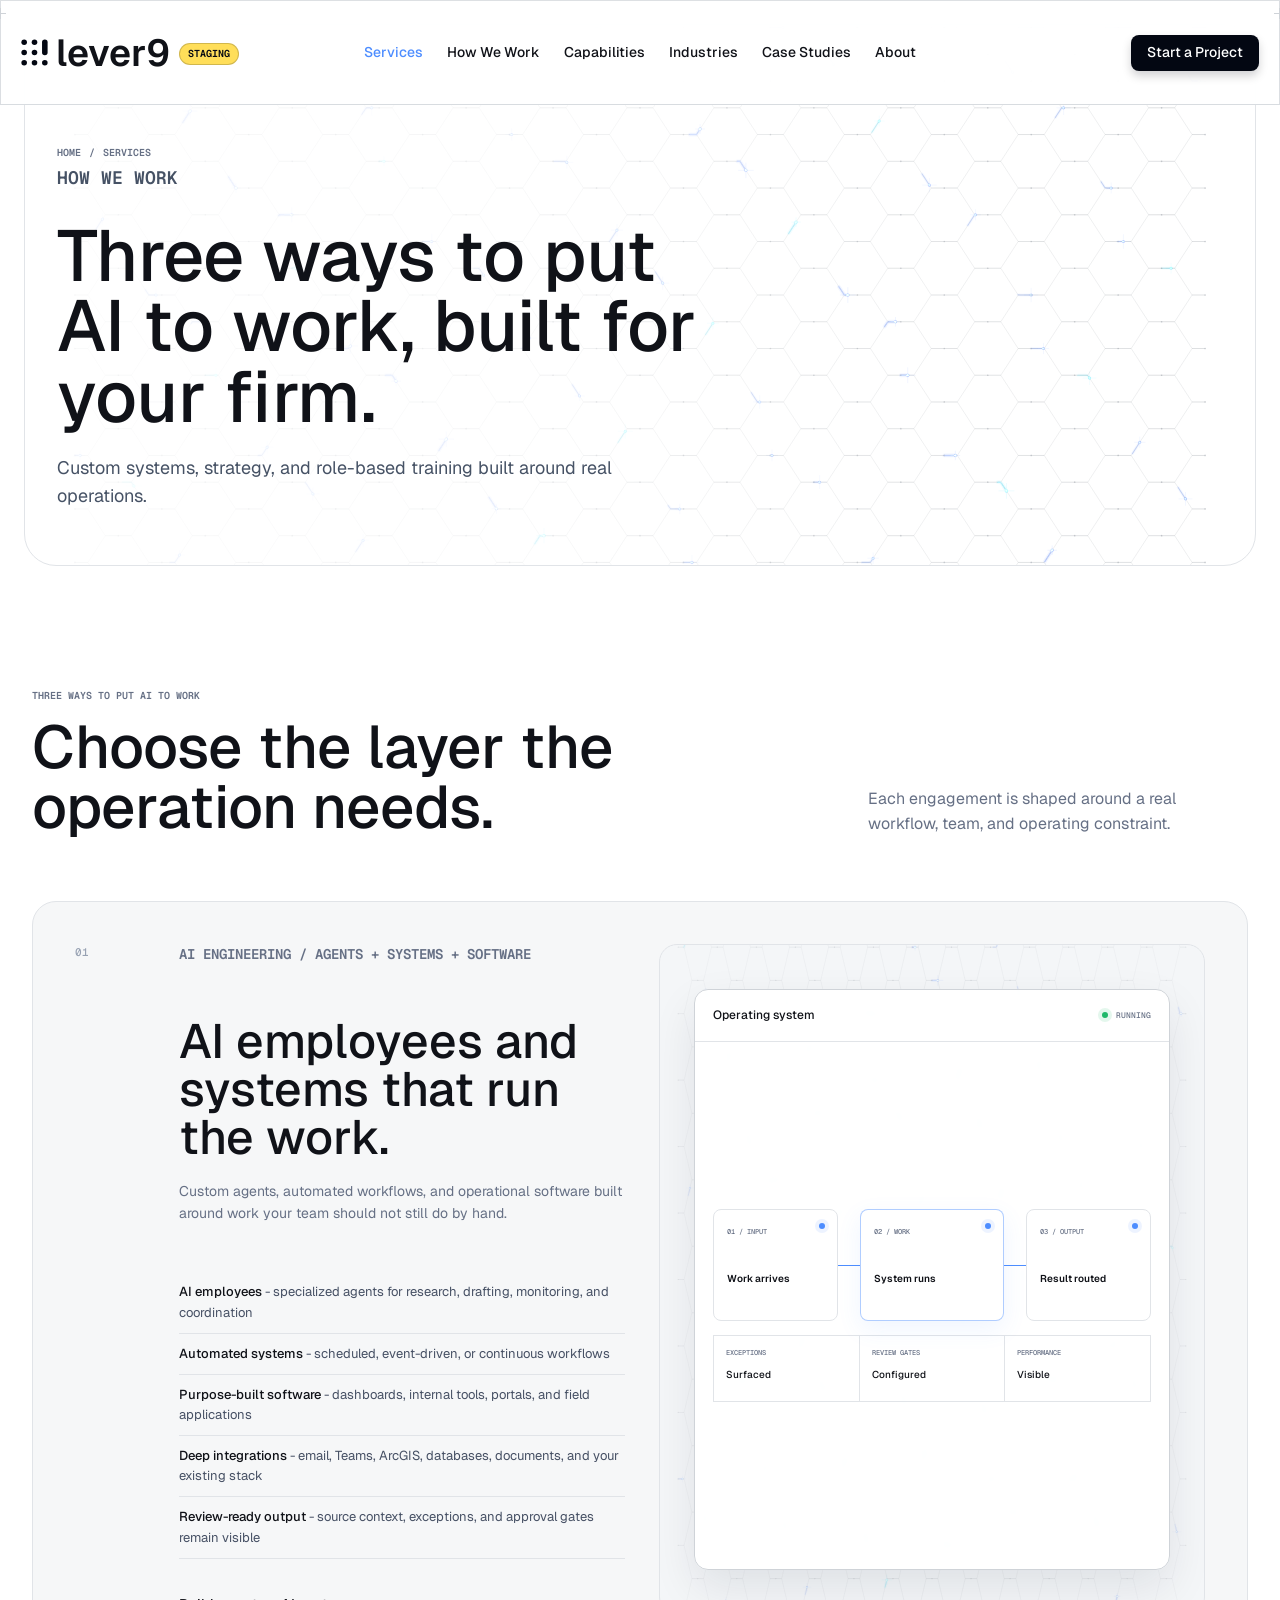
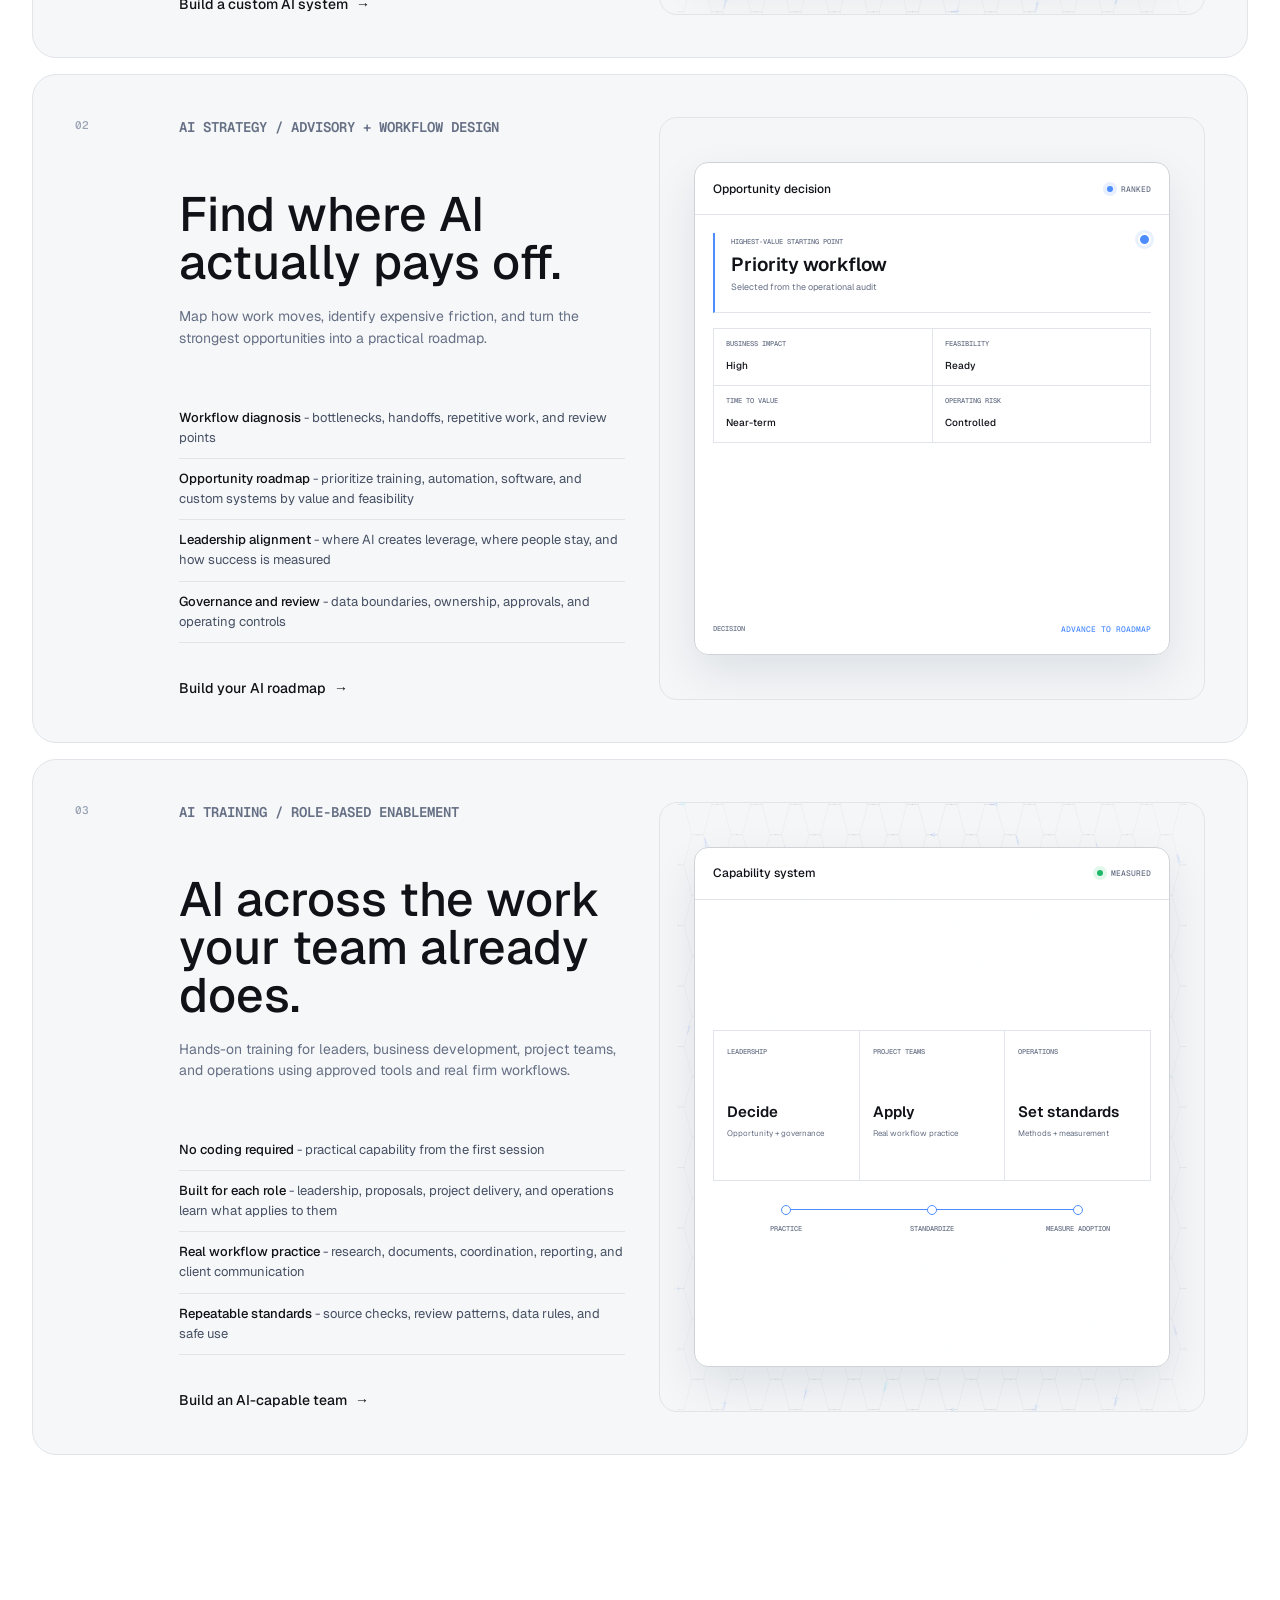
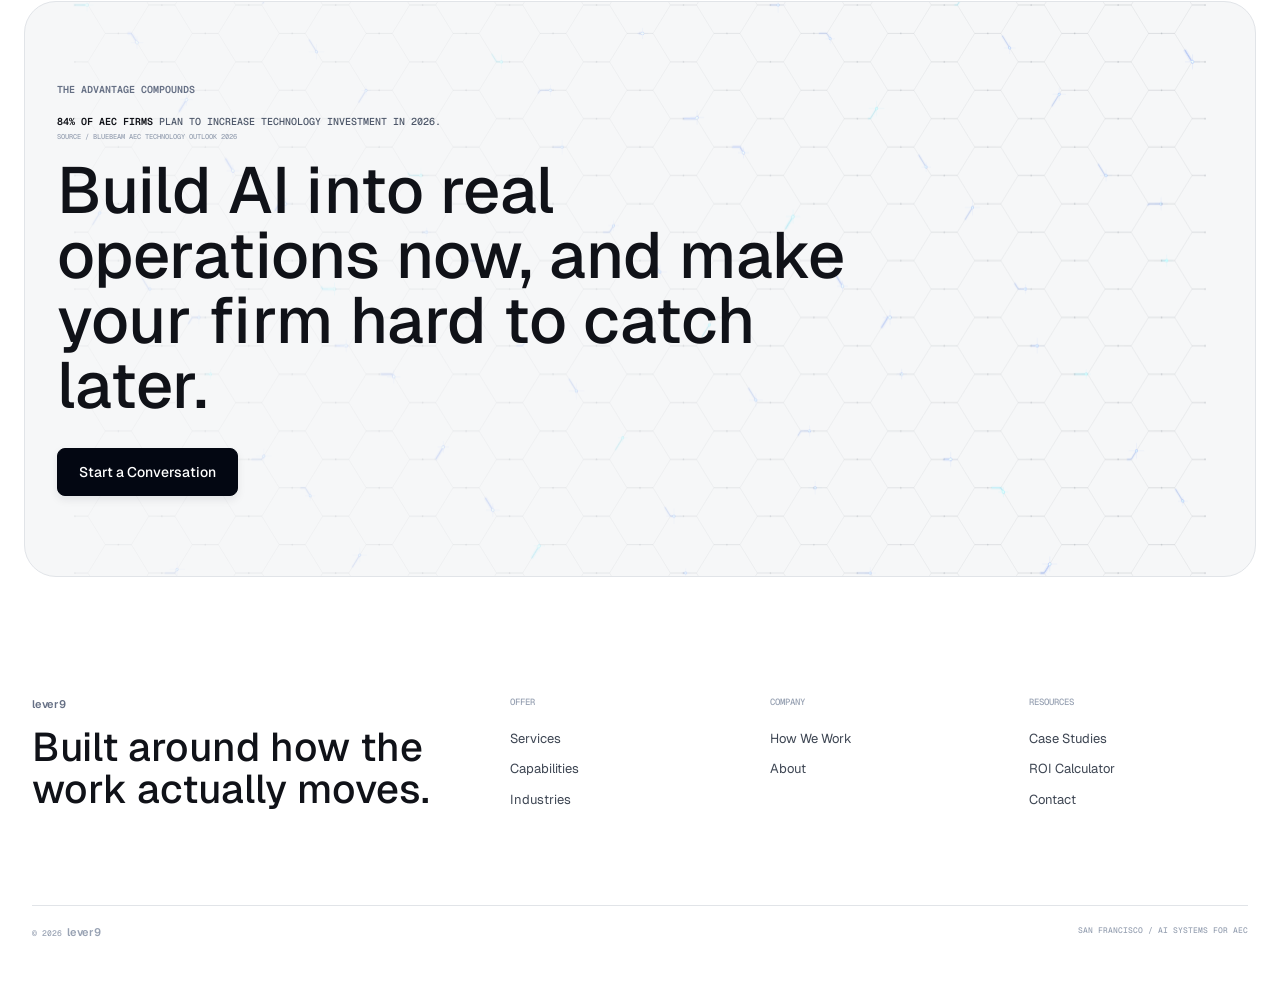
<file: services.html>
<!doctype html>
<html lang="en">
  <head>
    <meta charset="UTF-8" />
    <meta name="viewport" content="width=device-width, initial-scale=1.0" />
    <meta name="theme-color" content="#ffffff" />
    <meta name="robots" content="noindex, nofollow" />
    <meta name="description" content="Custom AI engineering, strategy, and training for civil engineering and land surveying firms." />
    <title>Services | lever9</title>
    <link rel="icon" href="public/favicon.svg" type="image/svg+xml" />
    <link rel="alternate icon" href="public/favicon-16.png" sizes="16x16" type="image/png" />
    <link rel="alternate icon" href="public/favicon-32.png" sizes="32x32" type="image/png" />
    <link rel="apple-touch-icon" href="public/favicon-180.png" />
    <link rel="stylesheet" href="site.css?v=lever9-cases-20261105-1" />
    <link rel="stylesheet" href="staging.css" />
    <script src="site.js?v=lever9-cases-20261105-1" defer></script>
    <script src="staging.js" defer></script>
  </head>
  <body>
    <div data-site-header data-current="services"></div>
    <main>
      <section class="page-hero page-hero-hex" data-hex-hero aria-labelledby="page-title">
        <canvas class="workflow-branch-visual" data-workflow-branch aria-hidden="true"></canvas>
        <div class="page-hero-copy"><div class="breadcrumbs"><a href="index.html">Home</a><span>/</span><span>Services</span></div><div><p class="scramble-label" data-label="How we work">How we work</p><h1 id="page-title">Three ways to put AI to work, built for your firm.</h1><p>Custom systems, strategy, and role-based training built around real operations.</p></div></div>
        <div class="page-hero-art" aria-hidden="true"></div>
      </section>

      <section class="content-section" aria-labelledby="service-title">
        <p class="scramble-label" data-label="Three ways to put AI to work">Three ways to put AI to work</p>
        <div class="section-head reveal"><div><h2 id="service-title">Choose the layer the operation needs.</h2></div><p>Each engagement is shaped around a real workflow, team, and operating constraint.</p></div>

        <div class="service-stack">
          <article class="service-row reveal" id="engineering">
            <span class="service-number">01</span>
            <div class="service-main"><p class="micro-label">AI Engineering / Agents + systems + software</p><h3>AI employees and systems that run the work.</h3><p>Custom agents, automated workflows, and operational software built around work your team should not still do by hand.</p><ul class="service-points"><li><strong>AI employees</strong> - specialized agents for research, drafting, monitoring, and coordination</li><li><strong>Automated systems</strong> - scheduled, event-driven, or continuous workflows</li><li><strong>Purpose-built software</strong> - dashboards, internal tools, portals, and field applications</li><li><strong>Deep integrations</strong> - email, Teams, ArcGIS, databases, documents, and your existing stack</li><li><strong>Review-ready output</strong> - source context, exceptions, and approval gates remain visible</li></ul><a class="text-link" href="contact.html">Build a custom AI system</a></div>
            <div class="service-visual" aria-label="A custom AI system moving work from trigger to controlled outcome">
              <canvas class="workflow-branch-visual" data-workflow-branch aria-hidden="true"></canvas>
              <div class="service-ui service-ui-system">
                <div class="service-ui-head">
                  <span>Operating system</span>
                  <span class="service-ui-status" data-tone="green">running</span>
                </div>
                <div class="service-system-map">
                  <div class="service-system-flow">
                    <article><span>01 / Input</span><strong>Work arrives</strong></article>
                    <i aria-hidden="true"></i>
                    <article><span>02 / Work</span><strong>System runs</strong></article>
                    <i aria-hidden="true"></i>
                    <article><span>03 / Output</span><strong>Result routed</strong></article>
                  </div>
                  <div class="service-control-grid">
                    <article><span>Exceptions</span><strong>Surfaced</strong></article>
                    <article><span>Review gates</span><strong>Configured</strong></article>
                    <article><span>Performance</span><strong>Visible</strong></article>
                  </div>
                </div>
              </div>
            </div>
          </article>

          <article class="service-row reveal" id="strategy">
            <span class="service-number">02</span>
            <div class="service-main"><p class="micro-label">AI Strategy / Advisory + workflow design</p><h3>Find where AI actually pays off.</h3><p>Map how work moves, identify expensive friction, and turn the strongest opportunities into a practical roadmap.</p><ul class="service-points"><li><strong>Workflow diagnosis</strong> - bottlenecks, handoffs, repetitive work, and review points</li><li><strong>Opportunity roadmap</strong> - prioritize training, automation, software, and custom systems by value and feasibility</li><li><strong>Leadership alignment</strong> - where AI creates leverage, where people stay, and how success is measured</li><li><strong>Governance and review</strong> - data boundaries, ownership, approvals, and operating controls</li></ul><a class="text-link" href="contact.html">Build your AI roadmap</a></div>
            <div class="service-visual" aria-label="An AI opportunity ranked from operational evidence">
              <canvas class="workflow-branch-visual" data-workflow-branch aria-hidden="true"></canvas>
              <div class="service-ui service-ui-strategy">
                <div class="service-ui-head">
                  <span>Opportunity decision</span>
                  <span class="service-ui-status" data-tone="blue">ranked</span>
                </div>
                <div class="service-decision-map">
                  <div class="service-priority">
                    <span>Highest-value starting point</span>
                    <strong>Priority workflow</strong>
                    <small>Selected from the operational audit</small>
                  </div>
                  <div class="service-criteria-grid">
                    <article><span>Business impact</span><strong>High</strong></article>
                    <article><span>Feasibility</span><strong>Ready</strong></article>
                    <article><span>Time to value</span><strong>Near-term</strong></article>
                    <article><span>Operating risk</span><strong>Controlled</strong></article>
                  </div>
                  <div class="service-decision-foot"><span>Decision</span><strong>Advance to roadmap</strong></div>
                </div>
              </div>
            </div>
          </article>

          <article class="service-row reveal" id="training">
            <span class="service-number">03</span>
            <div class="service-main"><p class="micro-label">AI Training / Role-based enablement</p><h3>AI across the work your team already does.</h3><p>Hands-on training for leaders, business development, project teams, and operations using approved tools and real firm workflows.</p><ul class="service-points"><li><strong>No coding required</strong> - practical capability from the first session</li><li><strong>Built for each role</strong> - leadership, proposals, project delivery, and operations learn what applies to them</li><li><strong>Real workflow practice</strong> - research, documents, coordination, reporting, and client communication</li><li><strong>Repeatable standards</strong> - source checks, review patterns, data rules, and safe use</li></ul><a class="text-link" href="contact.html">Build an AI-capable team</a></div>
            <div class="service-visual" aria-label="Role-based AI training moving from practice to measured adoption">
              <canvas class="workflow-branch-visual" data-workflow-branch aria-hidden="true"></canvas>
              <div class="service-ui service-ui-training">
                <div class="service-ui-head">
                  <span>Capability system</span>
                  <span class="service-ui-status" data-tone="green">measured</span>
                </div>
                <div class="service-enablement-map">
                  <div class="service-role-grid">
                    <article><span>Leadership</span><strong>Decide</strong><small>Opportunity + governance</small></article>
                    <article><span>Project teams</span><strong>Apply</strong><small>Real workflow practice</small></article>
                    <article><span>Operations</span><strong>Set standards</strong><small>Methods + measurement</small></article>
                  </div>
                  <div class="service-adoption-path" aria-label="Practice, standardize, and measure adoption">
                    <span>Practice</span><span>Standardize</span><span>Measure adoption</span>
                  </div>
                </div>
              </div>
            </div>
          </article>
        </div>
      </section>

      <section class="cta cta-hex" aria-labelledby="cta-title">
        <canvas class="workflow-branch-visual" data-workflow-branch aria-hidden="true"></canvas>
        <div class="cta-inner reveal">
          <div class="cta-kicker">
            <p class="scramble-label" data-label="The advantage compounds">The advantage compounds</p>
            <div class="cta-stat">
              <p><strong>84% of AEC firms</strong> plan to increase technology investment in 2026.</p>
              <a href="https://press.bluebeam.com/2025/10/new-bluebeam-report-shows-early-ai-adopters-in-aec-seeing-significant-roi-despite-uneven-adoption/" target="_blank" rel="noopener noreferrer">Source / Bluebeam AEC Technology Outlook 2026</a>
            </div>
          </div>
          <div><h2 id="cta-title">Build AI into real operations now, and make your firm hard to catch later.</h2><a class="button button-dark" href="contact.html">Start a Conversation</a></div>
        </div>
      </section>
    </main>
    <div data-site-footer></div>
  </body>
</html>
</file>
<file: site.css>
@font-face {
  font-family: "Geist";
  src: url("public/fonts/geist-400.woff2") format("woff2");
  font-weight: 400;
  font-style: normal;
  font-display: swap;
}

@font-face {
  font-family: "Geist";
  src: url("public/fonts/geist-500.woff2") format("woff2");
  font-weight: 500;
  font-style: normal;
  font-display: swap;
}

@font-face {
  font-family: "Geist";
  src: url("public/fonts/geist-600.woff2") format("woff2");
  font-weight: 600;
  font-style: normal;
  font-display: swap;
}

@font-face {
  font-family: "Geist Mono";
  src: url("public/fonts/geist-mono-500.woff2") format("woff2");
  font-weight: 500;
  font-style: normal;
  font-display: swap;
}

@font-face {
  font-family: "Geist Mono";
  src: url("public/fonts/geist-mono-600.woff2") format("woff2");
  font-weight: 600;
  font-style: normal;
  font-display: swap;
}

:root {
  --ink: #030712;
  --text: #101218;
  --muted: #667085;
  --faint: #98a2b3;
  --line: #e1e4e8;
  --line-strong: #cfd3d8;
  --soft: #f6f7f8;
  --panel: #ededee;
  --white: #ffffff;
  --blue: #4d8dff;
  --green: #20b86a;
  --amber: #f3b63f;
  --red: #ff5f57;
  --sans: "Geist", Arial, sans-serif;
  --mono: "Geist Mono", "SFMono-Regular", Consolas, monospace;
  --max: 1280px;
  --gutter: 32px;
  --nav-h: 105px;
  --radius-lg: 32px;
  --radius-md: 24px;
  --radius-sm: 8px;
  --shadow: 0 20px 55px rgba(16, 24, 40, 0.1);
}

* {
  box-sizing: border-box;
  letter-spacing: 0;
}

html {
  color: var(--text);
  background: var(--white);
  scroll-behavior: smooth;
}

body {
  margin: 0;
  overflow-x: clip;
  color: var(--text);
  background: var(--white);
  font-family: var(--sans);
  font-size: 16px;
  line-height: 1.55;
  -webkit-font-smoothing: antialiased;
}

body.menu-open {
  overflow: hidden;
}

img,
svg {
  display: block;
  max-width: 100%;
}

button,
input,
select,
textarea {
  color: inherit;
  font: inherit;
}

button,
a {
  -webkit-tap-highlight-color: transparent;
}

a {
  color: inherit;
  text-decoration: none;
}

h1,
h2,
h3,
h4,
p {
  margin-top: 0;
}

h1,
h2,
h3,
h4 {
  font-weight: 500;
}

::selection {
  color: var(--white);
  background: var(--ink);
}

.site-header {
  position: fixed;
  z-index: 100;
  top: 0;
  right: 0;
  left: 0;
  height: var(--nav-h);
  border-top: 1px solid rgba(207, 211, 216, 0.7);
  border-bottom: 1px solid rgba(207, 211, 216, 0.8);
  background: rgba(255, 255, 255, 0.97);
}

.home-page .site-header:not(.is-scrolled) {
  border-color: transparent;
  background: transparent;
  backdrop-filter: none;
}

.home-page .site-header:not(.is-scrolled) .nav-inner {
  border-color: transparent;
}

.nav-inner {
  position: relative;
  display: grid;
  grid-template-columns: minmax(180px, 1fr) auto minmax(180px, 1fr);
  align-items: center;
  max-width: var(--max);
  height: 100%;
  margin: 0 auto;
  padding: 0 20px;
  border-right: 1px solid rgba(207, 211, 216, 0.75);
  border-left: 1px solid rgba(207, 211, 216, 0.75);
  transition: transform 220ms cubic-bezier(.22, .61, .36, 1);
}

.nav-inner::before,
.nav-inner::after {
  position: absolute;
  top: 7px;
  width: 11px;
  height: 11px;
  content: "";
  background: linear-gradient(var(--line-strong), var(--line-strong)) center / 1px 11px no-repeat,
    linear-gradient(90deg, var(--line-strong), var(--line-strong)) center / 11px 1px no-repeat;
}

.nav-inner::before { left: -6px; }
.nav-inner::after { right: -6px; }

.brand {
  position: relative;
  z-index: 1;
  display: inline-flex;
  gap: 8.25px;
  align-items: center;
  width: max-content;
  font-size: 37.5px;
  font-weight: 600;
  letter-spacing: -.03em;
  line-height: 1;
}

.home-page .site-header:not(.is-scrolled) .brand::before {
  position: absolute;
  z-index: -1;
  inset: -5px -9px;
  content: "";
  background: var(--white);
}

.brand-mark {
  display: block;
  width: 27px;
  height: 27px;
  color: var(--ink);
}

.site-nav {
  display: flex;
  gap: 24px;
  align-items: center;
}

.site-nav a,
.header-link {
  font-size: 14px;
  font-weight: 500;
}

.site-nav a {
  transition: color 180ms ease;
}

.site-nav a:hover,
.site-nav a[aria-current="page"] {
  color: var(--blue);
}

.header-actions {
  display: flex;
  justify-content: flex-end;
}

.header-link {
  display: inline-flex;
  min-height: 36px;
  padding: 0 16px;
  align-items: center;
  border-radius: var(--radius-sm);
  color: var(--white);
  background: var(--ink);
  box-shadow: 0 5px 10px rgba(3, 7, 18, 0.18);
  transition: transform 180ms ease, box-shadow 180ms ease;
}

.header-link:hover {
  transform: translateY(-1px);
  box-shadow: 0 8px 18px rgba(3, 7, 18, 0.2);
}

.menu-toggle {
  display: none;
  width: 42px;
  height: 42px;
  padding: 0;
  border: 0;
  background: transparent;
  cursor: pointer;
}

.menu-toggle span {
  display: block;
  width: 19px;
  height: 1px;
  margin: 5px auto;
  background: var(--ink);
  transition: transform 180ms ease;
}

.menu-open .menu-toggle span:first-child {
  transform: translateY(3px) rotate(45deg);
}

.menu-open .menu-toggle span:last-child {
  transform: translateY(-3px) rotate(-45deg);
}

.mobile-menu {
  position: fixed;
  z-index: 90;
  inset: var(--nav-h) 0 0;
  display: none;
  overflow-y: auto;
  padding: 25px 24px 100px;
  background: rgba(255, 255, 255, 0.98);
  transform: translateY(-110%);
  transition: transform 280ms cubic-bezier(0.77, 0, 0.18, 1);
}

.mobile-menu a {
  display: flex;
  min-height: 58px;
  align-items: center;
  border-bottom: 1px solid var(--line);
  font-size: 24px;
  font-weight: 500;
}

.mobile-menu small {
  display: block;
  margin-top: 28px;
  color: var(--muted);
  font-family: var(--mono);
  font-size: 10px;
  text-transform: uppercase;
}

.menu-open .mobile-menu {
  transform: translateY(0);
}

.scroll-progress {
  position: absolute;
  right: 0;
  bottom: -1px;
  left: 0;
  height: 2px;
  background: var(--ink);
  transform: scaleX(0);
  transform-origin: left;
}

.mobile-sticky-cta {
  position: fixed;
  z-index: 85;
  right: 16px;
  bottom: 16px;
  left: 16px;
  display: none;
  min-height: 46px;
  align-items: center;
  justify-content: center;
  border-radius: 7px;
  color: var(--white);
  background: var(--ink);
  box-shadow: 0 9px 28px rgba(3, 7, 18, 0.26);
  font-size: 14px;
  font-weight: 500;
}

.button-row {
  display: flex;
  flex-wrap: wrap;
  gap: 10px;
  align-items: center;
}

.button {
  display: inline-flex;
  min-height: 48px;
  padding: 0 21px;
  align-items: center;
  justify-content: center;
  border: 1px solid var(--line);
  border-radius: var(--radius-sm);
  font-size: 14px;
  font-weight: 500;
  background: var(--white);
  box-shadow: 0 4px 8px rgba(16, 24, 40, 0.08);
  cursor: pointer;
  transition: transform 180ms ease, box-shadow 180ms ease, border-color 180ms ease;
}

.button:hover {
  border-color: var(--line-strong);
  transform: translateY(-2px);
  box-shadow: 0 8px 18px rgba(16, 24, 40, 0.12);
}

.button-dark,
.button-blue {
  color: var(--white);
  border-color: var(--ink);
  background: var(--ink);
}

.button-light,
.button-outline {
  color: var(--text);
  border-color: var(--line);
  background: var(--white);
}

.text-link {
  display: inline-flex;
  gap: 8px;
  align-items: center;
  font-size: 14px;
  font-weight: 500;
}

.text-link::after {
  content: "\2192";
  transition: transform 180ms ease;
}

.text-link:hover::after {
  transform: translateX(4px);
}

.eyebrow,
.section-index,
.micro-label,
.scramble-label,
.breadcrumbs,
.rule-label {
  margin: 0;
  color: var(--muted);
  font-family: var(--mono);
  font-size: 10px;
  font-weight: 600;
  line-height: 1.5;
  text-transform: uppercase;
}

.gamut-hero,
.page-hero,
.offer-field {
  position: relative;
  max-width: calc(100% - 48px);
  margin: 24px auto 0;
  overflow: hidden;
  border: 1px solid var(--line);
  border-radius: var(--radius-lg);
  background: var(--white);
}

.gamut-hero {
  min-height: 700px;
}

.binary-layer {
  position: absolute;
  z-index: 0;
  inset: 0;
  overflow: hidden;
  color: #edf1f4;
  font-family: var(--mono);
  font-size: 6px;
  line-height: 2.65;
  opacity: .46;
  word-break: break-all;
  white-space: pre-wrap;
  pointer-events: none;
  user-select: none;
}

.hero-content {
  position: relative;
  z-index: 3;
  display: flex;
  flex-direction: column;
  justify-content: center;
  min-height: 700px;
  max-width: var(--max);
  margin: 0 auto;
  padding: 150px 20px 76px;
}

.hero-copy {
  max-width: 820px;
}

.hero-copy h1 {
  max-width: 820px;
  min-height: 184px;
  margin: 0 0 30px;
  color: var(--ink);
  font-size: 94px;
  font-weight: 500;
  line-height: 0.96;
}

.rotating-line {
  display: block;
  width: max-content;
  max-width: none;
  white-space: nowrap;
  transform-origin: left center;
  transition: opacity 220ms ease, transform 220ms ease;
}

.rotating-line.is-changing {
  opacity: 0;
  transform: translateY(10px);
}

.hero-copy > p {
  max-width: 690px;
  margin-bottom: 34px;
  color: #445066;
  font-size: 19px;
  line-height: 1.55;
}

.ascii-visual {
  position: absolute;
  z-index: 1;
  top: 155px;
  right: 4%;
  bottom: -40px;
  width: 58%;
  overflow: hidden;
  color: #10141c;
  font-family: var(--mono);
  font-size: 9px;
  line-height: 0.9;
  white-space: pre;
  opacity: 0.88;
  pointer-events: none;
  transform: translateY(var(--ascii-shift, 0));
  will-change: transform;
}

.workflow-branch-visual {
  position: absolute;
  z-index: 1;
  top: -14px;
  right: 0;
  bottom: auto;
  width: 100%;
  height: calc(100% + 28px);
  opacity: .5;
  pointer-events: none;
  -webkit-mask-image: linear-gradient(90deg, rgba(0, 0, 0, .16) 0%, rgba(0, 0, 0, .3) 38%, rgba(0, 0, 0, .82) 68%, #000 100%);
  mask-image: linear-gradient(90deg, rgba(0, 0, 0, .16) 0%, rgba(0, 0, 0, .3) 38%, rgba(0, 0, 0, .82) 68%, #000 100%);
}

.hero-coordinate {
  position: absolute;
  z-index: 2;
  right: 30px;
  bottom: 24px;
  color: var(--faint);
  font-family: var(--mono);
  font-size: 9px;
}

.integration-strip {
  position: relative;
  padding: 42px 0 34px;
  overflow: hidden;
}

.integration-strip::before,
.integration-strip::after {
  position: absolute;
  z-index: 2;
  top: 78px;
  bottom: 18px;
  width: clamp(38px, 7vw, 110px);
  content: "";
  pointer-events: none;
}

.integration-strip::before {
  left: 0;
  background: linear-gradient(90deg, var(--white) 12%, rgba(255, 255, 255, 0));
}

.integration-strip::after {
  right: 0;
  background: linear-gradient(270deg, var(--white) 12%, rgba(255, 255, 255, 0));
}

.integration-label {
  margin-bottom: 25px;
  color: var(--muted);
  font-family: var(--mono);
  font-size: 10px;
  font-weight: 600;
  text-align: center;
  text-transform: uppercase;
}

.integration-track {
  display: flex;
  width: max-content;
  align-items: center;
  animation: marquee 52s linear infinite;
  will-change: transform;
}

.integration-set {
  display: flex;
  flex: none;
  gap: clamp(48px, 5.3vw, 78px);
  align-items: center;
  padding-right: clamp(48px, 5.3vw, 78px);
}

.integration-item {
  position: relative;
  display: inline-flex;
  gap: 12px;
  align-items: center;
  color: #252a34;
  font-size: 17px;
  font-weight: 600;
  white-space: nowrap;
  transition: color 180ms ease, transform 180ms ease;
}

.integration-logo {
  display: grid;
  width: 38px;
  height: 38px;
  place-items: center;
  border: 1px solid rgba(17, 24, 39, .1);
  border-radius: 8px;
  background: rgba(255, 255, 255, .9);
  box-shadow: 0 5px 16px rgba(17, 24, 39, .05);
  font-style: normal;
  transition: border-color 180ms ease, box-shadow 180ms ease, transform 180ms ease;
}

.integration-logo img {
  display: block;
  width: 25px;
  height: 25px;
  object-fit: contain;
}

.integration-item:hover {
  color: var(--text);
  transform: translateY(-2px);
}

.integration-item:hover .integration-logo {
  border-color: rgba(62, 139, 255, .34);
  box-shadow: 0 8px 22px rgba(39, 116, 255, .12);
  transform: scale(1.04);
}

.integration-strip:hover .integration-track {
  animation-play-state: paused;
}

@keyframes marquee {
  to { transform: translateX(-50%); }
}

.content-section,
.section {
  position: relative;
  max-width: var(--max);
  margin: 0 auto;
  padding: 122px var(--gutter);
}

.section-inner {
  max-width: var(--max);
  margin: 0 auto;
}

.section-paper,
.section-white {
  color: var(--text);
  background: var(--white);
}

.section-blue {
  color: var(--text);
  background: var(--panel);
}

.section-black {
  max-width: calc(100% - 16px);
  margin: 8px auto;
  padding-right: max(var(--gutter), calc((100vw - var(--max)) / 2 + var(--gutter)));
  padding-left: max(var(--gutter), calc((100vw - var(--max)) / 2 + var(--gutter)));
  border-radius: var(--radius-lg);
  color: var(--white);
  background: var(--ink);
}

.section-head {
  display: grid;
  grid-template-columns: minmax(0, 1fr) minmax(260px, 380px);
  gap: 70px;
  align-items: end;
  margin-bottom: 64px;
}

.section-head h2,
.section-title,
.editorial-title {
  max-width: 880px;
  margin: 14px 0 0;
  color: inherit;
  font-size: 60px;
  font-weight: 500;
  line-height: 1;
}

.section-head > p {
  margin: 0;
  color: var(--muted);
}

.section-black .section-head > p,
.section-black .section-index,
.dark-band .scramble-label,
.dark-band .feature-copy {
  color: #98a2b3;
}

.difference-title {
  max-width: 940px;
  margin: 14px 0 55px;
  font-size: 60px;
  font-weight: 500;
  line-height: 1;
}

.market-signal {
  position: relative;
  max-width: calc(100% - 16px);
  min-height: 760px;
  margin: 8px auto;
  padding: 118px max(var(--gutter), calc((100vw - var(--max)) / 2 + var(--gutter))) 0;
  overflow: hidden;
  border-radius: var(--radius-lg);
  color: var(--white);
  background: var(--ink);
}

.market-signal > .workflow-branch-visual {
  inset: -14px 0 auto;
  width: 100%;
  height: calc(100% + 28px);
  opacity: .28;
  filter: brightness(2.1);
  -webkit-mask-image: linear-gradient(90deg, rgba(0, 0, 0, .18), #000 48%, rgba(0, 0, 0, .54));
  mask-image: linear-gradient(90deg, rgba(0, 0, 0, .18), #000 48%, rgba(0, 0, 0, .54));
}

.market-signal-inner,
.market-signal-thesis {
  position: relative;
  z-index: 2;
}

.market-signal-inner {
  display: grid;
  grid-template-columns: minmax(0, 1.05fr) minmax(430px, .95fr);
  gap: 105px;
  align-items: start;
}

.market-signal .scramble-label {
  color: #8490a2;
}

.market-signal-copy h2 {
  max-width: 650px;
  margin: 18px 0 32px;
  color: var(--white);
  font-size: 61px;
  line-height: 1;
}

.market-signal-copy > p:last-child {
  max-width: 520px;
  margin: 0;
  color: #9da7b6;
  font-size: 17px;
}

.market-trajectory {
  --trajectory-x: 8px;
  --trajectory-color: #5fe5ff;
  position: relative;
  border-top: 1px solid #303744;
}

.market-trajectory-line {
  position: absolute;
  z-index: 1;
  top: 34px;
  bottom: 34px;
  left: var(--trajectory-x);
  width: 1px;
  transform: translateX(-50%);
  overflow: hidden;
  background: rgba(95, 229, 255, .16);
}

.market-trajectory-line i {
  display: block;
  width: 100%;
  height: 100%;
  background: rgba(95, 229, 255, .7);
  box-shadow: 0 0 11px rgba(95, 229, 255, .3);
  transform: scaleY(0);
  transform-origin: top;
}

.market-signal.is-visible .market-trajectory-line i {
  transform: scaleY(1);
  transition: transform 1150ms cubic-bezier(.22, .61, .36, 1) 180ms;
}

.market-trajectory article {
  position: relative;
  display: grid;
  min-height: 154px;
  padding: 27px 0 27px 40px;
  grid-template-columns: 92px minmax(0, 1fr);
  gap: 7px 20px;
  border-bottom: 1px solid #303744;
  opacity: .24;
  transform: translateX(18px);
}

.market-trajectory article::before {
  position: absolute;
  z-index: 2;
  top: 31px;
  left: var(--trajectory-x);
  width: 10px;
  height: 10px;
  transform: translateX(-50%);
  border: 2px solid var(--ink);
  border-radius: 50%;
  content: "";
  background: #4b5565;
}

.market-signal.is-visible .market-trajectory article {
  opacity: 1;
  transform: translateX(0);
  transition: opacity 560ms ease 300ms, transform 560ms cubic-bezier(.22, .61, .36, 1) 300ms;
}

.market-signal.is-visible .market-trajectory article:nth-of-type(2) { transition-delay: 510ms; }
.market-signal.is-visible .market-trajectory article:nth-of-type(3) { transition-delay: 720ms; }

.market-signal.is-visible .market-trajectory article::before {
  background: var(--trajectory-color);
  box-shadow: 0 0 0 4px rgba(95, 229, 255, .09), 0 0 11px rgba(95, 229, 255, .34);
  transition: background 300ms ease 620ms, box-shadow 300ms ease 620ms;
}

.market-trajectory article > span {
  grid-column: 1 / -1;
  color: #7f8998;
  font-family: var(--mono);
  font-size: 8px;
  text-transform: uppercase;
}

.market-trajectory article > strong {
  grid-row: 2 / span 2;
  color: var(--white);
  font-size: 43px;
  font-weight: 500;
  line-height: 1;
}

.market-trajectory article > strong b {
  font-weight: inherit;
}

.market-trajectory article > p {
  margin: 2px 0 0;
  color: #c1c8d2;
  font-size: 13px;
  line-height: 1.45;
}

.market-trajectory article > a {
  width: max-content;
  color: #697486;
  font-family: var(--mono);
  font-size: 7px;
  text-transform: uppercase;
  transition: color 180ms ease;
}

.market-trajectory article > a:hover {
  color: var(--blue);
}

.system-thesis {
  position: relative;
  min-height: 165vh;
  margin: 8px;
}

.system-thesis-pin {
  position: sticky;
  top: calc(var(--nav-h) + 6px);
  min-height: min(690px, calc(100vh - 84px));
  height: calc(100vh - 84px);
  overflow: hidden;
  border: 1px solid #202a38;
  border-radius: var(--radius-lg);
  color: var(--white);
  background: #050a13;
}

.system-thesis-pin > .workflow-branch-visual {
  inset: -16px;
  width: calc(100% + 32px);
  height: calc(100% + 32px);
  opacity: .43;
  mask-image: linear-gradient(90deg, rgba(0, 0, 0, .84), rgba(0, 0, 0, .2) 54%, rgba(0, 0, 0, .74));
}

.system-thesis-grid {
  position: relative;
  z-index: 2;
  display: grid;
  min-height: 615px;
  padding: 84px 7.5% 70px;
  grid-template-columns: minmax(0, 1.45fr) minmax(300px, .55fr);
  align-items: end;
  gap: clamp(50px, 8vw, 140px);
}

.system-thesis-statement { align-self: start; }

.system-thesis-statement h2 {
  max-width: 980px;
  margin: 24px 0 0;
  font-size: clamp(58px, 6.5vw, 108px);
  font-weight: 400;
  line-height: .96;
}

.system-thesis-resolve { color: inherit; }

.system-thesis-resolve i {
  color: #82909f;
  font-style: normal;
  transition: color 420ms cubic-bezier(.22, .61, .36, 1), text-shadow 420ms ease;
}

.system-thesis-resolve i.is-lit {
  color: var(--white);
  text-shadow: 0 0 18px rgba(95, 229, 255, .08);
}

.system-thesis-detail {
  padding: 28px 0 2px;
  border-top: 1px solid #354152;
}

.system-thesis-detail > p {
  margin: 0 0 30px;
  color: #aab4c1;
  font-size: 16px;
  line-height: 1.55;
}

.system-thesis-detail > strong {
  display: block;
  margin-bottom: 34px;
  font-size: 18px;
  font-weight: 500;
  line-height: 1.45;
}

.button.button-teal {
  justify-content: space-between;
  min-width: 235px;
  color: #041117;
  border-color: #5fe5ff;
  background: #5fe5ff;
}

.button.button-teal:hover {
  color: #041117;
  background: #8bedff;
}

.system-thesis-rail {
  position: absolute;
  z-index: 2;
  right: 7.5%;
  bottom: 35px;
  left: 7.5%;
  display: grid;
  grid-template-columns: repeat(4, 1fr);
}

.system-thesis-rail i {
  height: 1px;
  background: #354152;
  transform: scaleX(0);
  transform-origin: left;
}

.system-thesis:has(.reveal.is-visible) .system-thesis-rail i {
  transform: scaleX(1);
  transition: transform 700ms cubic-bezier(.22, .61, .36, 1);
}

.system-thesis-rail i:nth-child(2) { transition-delay: 120ms !important; }
.system-thesis-rail i:nth-child(3) { transition-delay: 240ms !important; }
.system-thesis-rail i:nth-child(4) { transition-delay: 360ms !important; background: #5fe5ff; }

.market-signal-thesis {
  max-width: 960px;
  margin: 82px 0 0;
  padding: 31px 0 35px;
  border-top: 1px solid #303744;
  color: #dce1e8;
  font-size: 24px;
  line-height: 1.35;
}

.product-scroll-stage {
  position: relative;
  min-height: calc(100vh + 820px);
}

.product-window {
  position: relative;
  min-height: 680px;
  overflow: hidden;
  border: 1px solid var(--line-strong);
  border-radius: 20px;
  background: var(--white);
  box-shadow: var(--shadow);
}

.product-scroll-stage .product-window {
  position: sticky;
  top: calc(var(--nav-h) + 18px);
}

.window-bar {
  display: flex;
  height: 48px;
  padding: 0 18px;
  align-items: center;
  border-bottom: 1px solid var(--line);
  background: var(--soft);
}

.window-dots {
  display: flex;
  gap: 8px;
}

.window-dots i {
  display: block;
  width: 12px;
  height: 12px;
  border-radius: 50%;
  background: var(--red);
}

.window-dots i:nth-child(2) { background: var(--amber); }
.window-dots i:nth-child(3) { background: #27c840; }

.window-title {
  margin-left: auto;
  color: var(--muted);
  font-family: var(--mono);
  font-size: 9px;
  text-transform: uppercase;
}

.window-body {
  display: grid;
  grid-template-columns: 242px minmax(0, 1fr);
  min-height: 632px;
}

.demo-sidebar {
  padding: 18px 14px;
  border-right: 1px solid var(--line);
  background: #f5f6f7;
}

.demo-outcome-card {
  padding: 12px;
  border: 1px solid var(--line);
  border-radius: 10px;
  background: rgba(255, 255, 255, .86);
}

.demo-outcome-head {
  display: flex;
  margin-bottom: 10px;
  align-items: center;
  justify-content: space-between;
  color: var(--muted);
  font-family: var(--mono);
  font-size: 8px;
  font-weight: 600;
  text-transform: uppercase;
}

.demo-outcome-head i {
  padding: 3px 5px;
  border: 1px solid var(--line);
  border-radius: 4px;
  color: var(--faint);
  font-style: normal;
}

.demo-outcome-tabs {
  display: grid;
  grid-template-columns: 1fr 1fr;
  gap: 3px;
  padding: 3px;
  border: 1px solid var(--line);
  border-radius: 7px;
  background: #f2f4f6;
}

.demo-outcome-tabs button {
  min-height: 27px;
  padding: 0 8px;
  border: 0;
  border-radius: 5px;
  color: var(--muted);
  background: transparent;
  font: 500 10px/1 var(--sans);
  cursor: pointer;
}

.demo-outcome-tabs button.is-active {
  color: var(--text);
  background: var(--white);
  box-shadow: 0 1px 4px rgba(17, 24, 39, .1);
}

.demo-outcome-panel {
  min-height: 61px;
  padding-top: 10px;
}

.demo-outcome-panel strong,
.demo-outcome-panel span {
  display: block;
}

.demo-outcome-panel strong {
  margin-bottom: 2px;
  font-size: 24px;
  font-weight: 500;
  letter-spacing: 0;
}

.demo-outcome-panel span {
  color: var(--muted);
  font-size: 10px;
}

.demo-sidebar-label {
  margin: 17px 10px 7px;
  color: var(--faint);
  font-size: 11px;
}

.demo-system-list {
  display: grid;
  gap: 1px;
}

.demo-nav-item {
  display: flex;
  gap: 10px;
  min-height: 34px;
  padding: 0 10px;
  align-items: center;
  border-radius: 7px;
  color: var(--muted);
  font-size: 11px;
}

.demo-nav-item.is-active {
  color: var(--text);
  background: #e6e8eb;
}

.demo-nav-item i {
  width: 7px;
  height: 7px;
  border: 1px solid currentColor;
  border-radius: 2px;
}

.demo-main {
  display: grid;
  grid-template-rows: auto 1fr;
  min-width: 0;
  padding: 28px;
}

.demo-prompt {
  max-width: 760px;
  margin: 0 auto 24px;
  padding: 18px 20px;
  border: 1px solid var(--line);
  border-radius: 14px;
  color: #3e4a5d;
  background: var(--soft);
  font-size: 14px;
}

.demo-grid {
  display: grid;
  grid-template-columns: minmax(0, 1.4fr) minmax(250px, 0.6fr);
  gap: 16px;
  min-height: 465px;
}

.demo-log,
.demo-summary {
  border: 1px solid var(--line);
  border-radius: 14px;
  background: var(--white);
}

.demo-panel-head {
  display: flex;
  min-height: 44px;
  padding: 0 15px;
  align-items: center;
  justify-content: space-between;
  border-bottom: 1px solid var(--line);
  font-size: 12px;
  font-weight: 500;
}

.status-live {
  display: inline-flex;
  gap: 7px;
  align-items: center;
  color: var(--muted);
  font-family: var(--mono);
  font-size: 8px;
  text-transform: uppercase;
}

.status-live::before {
  width: 6px;
  height: 6px;
  border-radius: 50%;
  content: "";
  background: var(--green);
  box-shadow: 0 0 0 4px rgba(32, 184, 106, 0.12);
}

.status-live[data-state="idle"]::before {
  background: #aab2bf;
  box-shadow: 0 0 0 4px rgba(102, 112, 133, .1);
}

.status-live[data-state="working"]::before {
  background: var(--blue);
  box-shadow: 0 0 0 4px rgba(70, 124, 255, .12);
  animation: status-pulse 1.4s ease-in-out infinite;
}

.status-live[data-state="complete"]::before {
  background: var(--green);
  box-shadow: 0 0 0 4px rgba(32, 184, 106, .12);
}

@keyframes status-pulse {
  50% { box-shadow: 0 0 0 7px rgba(70, 124, 255, 0); }
}

.demo-steps {
  padding: 10px 15px;
}

.demo-step {
  display: grid;
  grid-template-columns: 28px 1fr auto;
  gap: 10px;
  min-height: 68px;
  padding: 12px 0;
  align-items: center;
  border-bottom: 1px solid var(--line);
  opacity: 0.36;
  transform: translateY(8px);
  transition: opacity 420ms ease, transform 420ms ease;
}

.demo-step.is-complete {
  opacity: 1;
  transform: translateY(0);
}

.demo-step.is-active {
  opacity: 1;
  transform: translateY(0);
  background: linear-gradient(90deg, rgba(70, 124, 255, .08), rgba(70, 124, 255, 0) 82%);
}

.demo-step.is-active .demo-step-icon {
  border-color: rgba(70, 124, 255, .42);
  color: var(--blue);
  background: rgba(70, 124, 255, .06);
}

.demo-step.is-active .step-check {
  color: var(--blue);
}

.demo-step-icon {
  display: grid;
  width: 27px;
  height: 27px;
  place-items: center;
  border: 1px solid var(--line);
  border-radius: 7px;
  color: var(--muted);
  font-family: var(--mono);
  font-size: 8px;
}

.demo-step strong,
.demo-step small {
  display: block;
}

.demo-step strong {
  margin-bottom: 3px;
  font-size: 13px;
  font-weight: 500;
}

.demo-step small {
  color: var(--muted);
  font-size: 10px;
}

.step-check {
  color: var(--faint);
  font-family: var(--mono);
  font-size: 10px;
}

.demo-step.is-complete .step-check {
  color: var(--green);
}

.summary-body {
  padding: 18px;
}

.summary-metric {
  margin-bottom: 20px;
  padding-bottom: 17px;
  border-bottom: 1px solid var(--line);
  opacity: .2;
  transform: translateY(6px);
  transition: opacity 320ms ease, transform 320ms ease;
}

.summary-metric.is-visible {
  opacity: 1;
  transform: translateY(0);
}

.summary-metric span,
.summary-metric strong {
  display: block;
}

.summary-metric span {
  color: var(--muted);
  font-size: 10px;
}

.summary-metric strong {
  margin-top: 5px;
  font-size: 27px;
  font-weight: 500;
}

.summary-result {
  padding: 12px;
  border: 1px solid rgba(70, 124, 255, .24);
  border-radius: 9px;
  background: rgba(70, 124, 255, .05);
  opacity: .16;
  transform: translateY(6px);
  transition: opacity 320ms ease, transform 320ms ease;
}

.summary-result.is-visible {
  opacity: 1;
  transform: translateY(0);
}

.summary-result strong,
.summary-result span,
.summary-result small {
  display: block;
}

.summary-result span { margin-bottom: 4px; color: var(--muted); font-size: 9px; }
.summary-result strong { margin-bottom: 5px; font-size: 13px; font-weight: 500; }
.summary-result small { color: #526783; font-size: 9px; }

.feature-grid {
  display: grid;
  grid-template-columns: repeat(6, 1fr);
  gap: 14px;
}

.feature-card {
  position: relative;
  min-height: 430px;
  padding: 34px;
  contain: layout paint;
  overflow: hidden;
  border: 1px solid var(--line);
  border-radius: var(--radius-md);
  background: var(--soft);
}

.feature-card.feature-wide { grid-column: span 3; min-height: 520px; }
.feature-card.feature-third { grid-column: span 2; }
.feature-card.feature-half { grid-column: span 3; min-height: 350px; }

.dot-field {
  background-color: #fafafa;
  background-image: radial-gradient(#cfd5dd 0.8px, transparent 0.8px);
  background-size: 11px 11px;
}

.feature-card h3 {
  position: relative;
  z-index: 3;
  max-width: 480px;
  margin: 12px 0 12px;
  font-size: 30px;
  font-weight: 500;
  line-height: 1.08;
}

.feature-card p {
  position: relative;
  z-index: 3;
  max-width: 430px;
  margin: 0;
  color: var(--muted);
  font-size: 14px;
}

.feature-visual {
  position: absolute;
  right: 26px;
  bottom: 0;
  left: 26px;
  height: 55%;
}

.mini-browser,
.mini-dashboard,
.mini-log,
.mini-review {
  overflow: hidden;
  border: 1px solid var(--line-strong);
  border-radius: 14px 14px 0 0;
  background: var(--white);
  box-shadow: 0 18px 40px rgba(16, 24, 40, 0.12);
}

.mini-browser {
  display: grid;
  grid-template-rows: 35px 1fr;
  height: 100%;
}

.mini-browser-bar {
  display: flex;
  gap: 6px;
  padding: 0 12px;
  align-items: center;
  border-bottom: 1px solid var(--line);
}

.mini-browser-bar i {
  width: 7px;
  height: 7px;
  border-radius: 50%;
  background: var(--red);
}

.mini-browser-bar i:nth-child(2) { background: var(--amber); }
.mini-browser-bar i:nth-child(3) { background: #27c840; }

.parcel-map {
  position: relative;
  display: grid;
  grid-template-columns: 1.3fr .7fr;
  padding: 18px;
  background-image: linear-gradient(#e9edf2 1px, transparent 1px), linear-gradient(90deg, #e9edf2 1px, transparent 1px);
  background-size: 25px 25px;
}

.parcel-lines {
  position: relative;
  min-height: 175px;
  border: 2px solid var(--blue);
  clip-path: polygon(5% 12%, 90% 0, 100% 78%, 28% 100%, 0 70%);
}

.parcel-lines::before,
.parcel-lines::after {
  position: absolute;
  content: "";
  border: 1px solid var(--blue);
}

.parcel-lines::before { inset: 24px 35px; }
.parcel-lines::after { inset: 56px 16px 20px 70px; }

.map-facts {
  padding: 10px;
}

.map-facts span {
  display: block;
  margin-bottom: 10px;
  padding-bottom: 8px;
  border-bottom: 1px solid var(--line);
  color: var(--muted);
  font-size: 9px;
}

.mini-dashboard {
  position: relative;
  height: 100%;
  border-radius: 14px 14px 0 0;
  background-image: radial-gradient(#d3d7dc 0.8px, transparent 0.8px);
  background-size: 11px 11px;
}

.widget {
  position: absolute;
  min-width: 130px;
  padding: 12px;
  border: 1px solid var(--line);
  border-radius: 10px;
  background: var(--white);
  box-shadow: 0 8px 20px rgba(16, 24, 40, 0.1);
}

.widget span { color: var(--muted); font-size: 9px; }
.widget strong { display: block; margin-top: 7px; font-size: 22px; font-weight: 500; }
.widget:nth-child(1) { top: 42px; left: 28px; }
.widget:nth-child(2) { top: 30px; right: 27px; }
.widget:nth-child(3) { bottom: 28px; left: 35%; }

.app-cloud {
  display: flex;
  flex-wrap: wrap;
  gap: 9px;
  align-content: flex-end;
  height: 100%;
  padding-bottom: 34px;
}

.app-pill {
  display: inline-flex;
  gap: 8px;
  min-height: 40px;
  padding: 0 12px;
  align-items: center;
  border: 1px solid var(--line);
  border-radius: 10px;
  background: var(--white);
  box-shadow: 0 6px 16px rgba(16, 24, 40, 0.07);
  font-size: 11px;
}

.app-pill i {
  display: grid;
  width: 20px;
  height: 20px;
  place-items: center;
  border-radius: 6px;
  color: var(--white);
  background: var(--blue);
  font-family: var(--mono);
  font-size: 8px;
  font-style: normal;
}

.mini-log {
  height: 100%;
  padding: 20px;
  border-radius: 14px 14px 0 0;
}

.log-row {
  display: grid;
  grid-template-columns: 42px 1fr auto;
  gap: 10px;
  padding: 13px 0;
  border-bottom: 1px solid var(--line);
  color: var(--muted);
  font-family: var(--mono);
  font-size: 9px;
}

.log-row b { color: var(--text); font-weight: 500; }
.log-row em { color: var(--green); font-style: normal; }

.mini-review {
  height: 100%;
  padding: 22px;
  border-radius: 14px 14px 0 0;
}

.review-document {
  height: 100%;
  padding: 16px;
  border: 1px solid var(--line);
  border-radius: 10px;
}

.review-document span {
  display: block;
  height: 6px;
  margin-bottom: 9px;
  border-radius: 3px;
  background: #e5e7eb;
}

.review-document span:nth-child(2) { width: 76%; }
.review-document span:nth-child(3) { width: 90%; }

.review-actions {
  display: flex;
  gap: 8px;
  margin-top: 22px;
}

.review-actions i {
  display: grid;
  min-width: 76px;
  min-height: 34px;
  place-items: center;
  border-radius: 7px;
  color: var(--white);
  background: var(--blue);
  font-size: 9px;
  font-style: normal;
}

.review-actions i:last-child {
  color: var(--muted);
  background: var(--soft);
}

/* Gamut-style illustrated capability field */
.feature-card.feature-showcase {
  display: grid;
  min-height: 720px;
  padding: 0;
  grid-template-rows: minmax(420px, 1fr) auto;
}

.feature-card.feature-showcase.feature-compact {
  min-height: 650px;
  grid-template-rows: minmax(350px, 1fr) auto;
}

.capability-grid {
  grid-auto-rows: 680px;
}

.capability-grid .dot-field { background: #fafafa; }

.capability-grid .capability-hex-field {
  position: absolute;
  z-index: 0;
  inset: -12px;
  width: calc(100% + 24px);
  height: calc(100% + 24px);
  opacity: .34;
  pointer-events: none;
  mask-image: linear-gradient(180deg, #000 0%, rgba(0, 0, 0, .72) 72%, rgba(0, 0, 0, .34) 100%);
}

.capability-grid .feature-stage,
.capability-grid .feature-copy-block {
  position: relative;
  z-index: 2;
}

.capability-grid .feature-card.feature-compact {
  height: 100%;
  min-height: 0;
  grid-template-rows: 365px minmax(0, 1fr);
}

.capability-grid .feature-stage,
.capability-grid .precision-target-stage,
.capability-grid .interface-stage,
.capability-grid .connected-stage,
.capability-grid .trigger-stage,
.capability-grid .anywhere-stage,
.capability-grid .model-stage {
  min-height: 0;
}

.capability-grid .feature-copy-block {
  padding: 27px 30px 31px;
}

.capability-grid .feature-card h3 {
  font-size: 28px;
}

.capability-grid .feature-card p {
  font-size: 13px;
}

.feature-stage {
  position: relative;
  min-height: 350px;
  overflow: hidden;
}

.feature-stage canvas,
.vault-canvas {
  position: absolute;
  inset: 0;
  width: 100%;
  height: 100%;
}

.feature-copy-block {
  position: relative;
  z-index: 4;
  padding: 30px 34px 38px;
}

.feature-copy-block h3 {
  margin-top: 14px;
}

.precision-target-stage {
  min-height: 465px;
  isolation: isolate;
}

.interface-stage {
  min-height: 465px;
}

.floating-control {
  position: absolute;
  z-index: 3;
  border: 1px solid var(--line);
  border-radius: 12px;
  color: #596478;
  background: rgba(255,255,255,.96);
  box-shadow: 0 10px 24px rgba(16,24,40,.12);
  font-size: 11px;
  animation: float-control 5s ease-in-out infinite;
}

.search-control {
  top: 27%;
  left: 8%;
  width: 42%;
  padding: 15px 17px;
}

.search-control::before {
  margin-right: 10px;
  content: "\2315";
  color: #8d98a9;
}

.search-control b {
  margin-left: 8px;
  color: var(--blue);
  font-weight: 400;
}

.toggle-control {
  top: 27%;
  right: 7%;
  display: flex;
  min-width: 190px;
  padding: 12px 14px;
  align-items: center;
  justify-content: space-between;
  animation-delay: -1.2s;
}

.toggle-control span,
.toggle-control small {
  display: block;
}

.toggle-control small {
  color: var(--faint);
  font-size: 9px;
}

.toggle-control i {
  position: relative;
  width: 43px;
  height: 23px;
  border-radius: 12px;
  background: var(--blue);
}

.toggle-control i::after {
  position: absolute;
  top: 3px;
  right: 3px;
  width: 17px;
  height: 17px;
  border-radius: 50%;
  content: "";
  background: var(--white);
}

.approve-control {
  bottom: 17%;
  left: 10%;
  display: flex;
  gap: 12px;
  padding: 11px;
  align-items: center;
  animation-delay: -2s;
}

.approve-control strong {
  padding: 9px 13px;
  border-radius: 8px;
  color: var(--white);
  background: var(--blue);
  font-weight: 500;
}

.approve-control span {
  padding: 0 10px;
}

.range-control {
  right: 31%;
  bottom: 16%;
  width: 190px;
  padding: 13px 15px 18px;
  outline: 2px solid var(--blue);
  animation-delay: -.7s;
}

.range-control span {
  display: flex;
  justify-content: space-between;
}

.range-control i {
  position: relative;
  display: block;
  height: 5px;
  margin-top: 13px;
  border-radius: 4px;
  background: linear-gradient(90deg, var(--blue) 0 68%, #dce2ea 68%);
}

.range-control i::after {
  position: absolute;
  top: -5px;
  left: 65%;
  width: 14px;
  height: 14px;
  border: 1px solid var(--line-strong);
  border-radius: 50%;
  content: "";
  background: var(--white);
}

.check-control {
  right: 5%;
  bottom: 12%;
  display: grid;
  min-width: 155px;
  gap: 6px;
  padding: 14px;
  animation-delay: -3s;
}

.check-control strong {
  color: var(--text);
  font-weight: 500;
}

.capability-grid .interface-stage .floating-control {
  border-radius: 10px;
  font-size: 9px;
}

.capability-grid .search-control {
  top: 18%;
  left: 7%;
  width: 48%;
  padding: 12px 13px;
}

.capability-grid .toggle-control {
  top: 18%;
  right: 5%;
  min-width: 145px;
  padding: 9px 10px;
}

.capability-grid .toggle-control i {
  width: 36px;
  height: 20px;
}

.capability-grid .toggle-control i::after {
  width: 14px;
  height: 14px;
}

.capability-grid .approve-control {
  bottom: 13%;
  left: 7%;
  padding: 8px;
}

.capability-grid .approve-control strong {
  padding: 7px 10px;
}

.capability-grid .range-control {
  right: 6%;
  bottom: 13%;
  width: 145px;
  padding: 10px 12px 14px;
}

.capability-grid .check-control {
  display: none;
}

.connected-stage,
.trigger-stage,
.anywhere-stage {
  min-height: 365px;
}

.integration-sphere-stage {
  isolation: isolate;
}

.integration-tool-node {
  position: absolute;
  z-index: 3;
  display: grid;
  width: 42px;
  height: 42px;
  padding: 0;
  align-items: center;
  justify-content: center;
  border: 1px solid var(--line);
  border-radius: 10px;
  background: rgba(255,255,255,.96);
  box-shadow: 0 7px 18px rgba(16,24,40,.1);
  pointer-events: none;
  animation: integration-node-hover 5.4s ease-in-out infinite;
  will-change: transform;
}

.integration-tool-node img {
  display: block;
  width: 24px;
  height: 24px;
  object-fit: contain;
}

.node-outlook { --float-x: 3px; --float-y: -4px; top: 7%; left: 8%; animation-delay: -.8s; }
.node-teams { --float-x: -2px; --float-y: 5px; top: 6%; left: 50%; translate: -50% 0; animation-delay: -2.1s; }
.node-arcgis { --float-x: -4px; --float-y: -3px; top: 7%; right: 8%; animation-delay: -3.4s; }
.node-autocad { --float-x: 4px; --float-y: 3px; top: 46%; left: 5%; animation-delay: -1.5s; }
.node-excel { --float-x: -4px; --float-y: 4px; top: 46%; right: 5%; animation-delay: -4.2s; }
.node-sharepoint { --float-x: 3px; --float-y: -5px; bottom: 7%; left: 8%; animation-delay: -2.8s; }
.node-slack { --float-x: -3px; --float-y: 4px; bottom: 6%; left: 50%; translate: -50% 0; animation-delay: -4.8s; }
.node-revit { --float-x: 4px; --float-y: -3px; right: 8%; bottom: 7%; animation-delay: -.2s; }

@keyframes integration-node-hover {
  0%, 100% { transform: translate3d(0, 0, 0); }
  50% { transform: translate3d(var(--float-x), var(--float-y), 0); }
}

.agent-hierarchy-stage {
  isolation: isolate;
}

.hierarchy-terminal,
.hierarchy-agent {
  position: absolute;
  z-index: 3;
  box-sizing: border-box;
  border: 1px solid var(--line);
  border-radius: 8px;
  background: rgba(255, 255, 255, .96);
  box-shadow: 0 7px 18px rgba(16, 24, 40, .08);
  pointer-events: none;
}

.hierarchy-terminal {
  left: 50%;
  display: flex;
  width: 110px;
  height: 30px;
  align-items: center;
  justify-content: center;
  gap: 7px;
  color: var(--muted);
  font-family: var(--mono);
  font-size: 8px;
  text-transform: uppercase;
  translate: -50% 0;
}

.hierarchy-terminal i {
  width: 6px;
  height: 6px;
  border-radius: 50%;
  background: var(--blue);
  box-shadow: 0 0 0 4px rgba(77, 141, 255, .1);
}

.hierarchy-task {
  top: 5%;
}

.hierarchy-result {
  bottom: 5%;
}

.hierarchy-agent {
  display: flex;
  width: 98px;
  height: 46px;
  padding: 0 8px;
  align-items: center;
  gap: 7px;
}

.hierarchy-agent b {
  display: grid;
  width: 24px;
  height: 24px;
  flex: none;
  border-radius: 7px;
  place-items: center;
  color: #59677c;
  background: #edf1f6;
  font-family: var(--mono);
  font-size: 9px;
  font-weight: 600;
}

.hierarchy-agent > span,
.hierarchy-agent strong,
.hierarchy-agent small {
  display: block;
}

.hierarchy-agent > span {
  min-width: 0;
  line-height: 1.05;
}

.hierarchy-agent strong {
  margin-bottom: 4px;
  color: var(--text);
  font-size: 9px;
  font-weight: 600;
  white-space: nowrap;
}

.hierarchy-agent small {
  color: var(--faint);
  font-size: 7px;
  white-space: nowrap;
}

.hierarchy-root {
  top: 23%;
  left: 50%;
  width: 120px;
  border-color: rgba(77, 141, 255, .42);
  box-shadow: 0 8px 22px rgba(77, 141, 255, .1);
  translate: -50% 0;
}

.hierarchy-root b {
  color: var(--white);
  background: var(--blue);
}

.hierarchy-atlas {
  top: 56%;
  left: 3%;
}

.hierarchy-plato {
  top: 56%;
  left: 50%;
  translate: -50% 0;
}

.hierarchy-daedalus {
  top: 56%;
  right: 3%;
}

.channel-badge {
  position: absolute;
  z-index: 3;
  display: grid;
  width: 43px;
  height: 43px;
  padding: 8px;
  border: 1px solid var(--line);
  border-radius: 11px;
  place-items: center;
  background: rgba(255, 255, 255, .97);
  box-shadow: 0 8px 20px rgba(16, 24, 40, .1);
  animation: channel-drift 6s ease-in-out infinite;
  will-change: transform;
}

.channel-badge img {
  display: block;
  width: 26px;
  height: 26px;
  object-fit: contain;
}

.badge-teams { --channel-x: 3px; --channel-y: -3px; top: 9%; left: 8%; animation-delay: -.6s; }
.badge-slack { --channel-x: -3px; --channel-y: 3px; top: 8%; right: 8%; animation-delay: -2.8s; }
.badge-telegram { --channel-x: 4px; --channel-y: 2px; top: 43%; left: 4%; animation-delay: -4.4s; }
.badge-messenger { --channel-x: -4px; --channel-y: -2px; top: 44%; right: 4%; animation-delay: -1.7s; }
.badge-whatsapp { --channel-x: 3px; --channel-y: -4px; bottom: 5%; left: 50%; translate: -50% 0; animation-delay: -3.6s; }

@keyframes channel-drift {
  0%, 100% { transform: translate3d(0, 0, 0); }
  50% { transform: translate3d(var(--channel-x), var(--channel-y), 0); }
}

.is-page-scrolling .integration-track,
.is-page-scrolling .integration-tool-node,
.is-page-scrolling .channel-badge,
.is-page-scrolling .floating-control {
  animation-play-state: paused;
}

.feature-card.feature-full {
  grid-column: 1 / -1;
}

.feature-card.feature-horizontal {
  display: grid;
  min-height: 380px;
  padding: 0;
  grid-template-columns: 1fr 1fr;
}

.feature-horizontal .feature-copy-block {
  display: flex;
  flex-direction: column;
  justify-content: center;
  padding: 58px;
}

.feature-horizontal .feature-copy-block h3 {
  max-width: 630px;
  font-size: 39px;
}

.feature-horizontal .feature-copy-block > p {
  max-width: 650px;
}

.provider-line {
  display: flex;
  flex-wrap: wrap;
  gap: 0;
  margin-top: 30px;
  color: #718096;
  font-family: var(--mono);
  font-size: 9px;
}

.capability-grid .provider-line {
  margin-top: 18px;
  line-height: 1.7;
}

.provider-line span + span::before {
  margin: 0 10px;
  content: "/";
  color: var(--line-strong);
}

.model-stage {
  display: grid;
  min-height: 380px;
  place-items: center;
}

.model-routing {
  width: min(410px, 82%);
  overflow: hidden;
  border: 1px solid var(--line-strong);
  border-radius: 14px;
  background: rgba(255,255,255,.96);
  box-shadow: 0 12px 28px rgba(16,24,40,.1);
}

.model-routing > div {
  display: flex;
  min-height: 44px;
  padding: 0 15px;
  align-items: center;
  justify-content: space-between;
  border-bottom: 1px solid var(--line);
  color: var(--faint);
  font-family: var(--mono);
  font-size: 9px;
}

.model-routing em {
  color: var(--green);
  font-style: normal;
}

.model-routing p {
  display: grid;
  grid-template-columns: 88px 1fr;
  gap: 12px;
  margin: 0;
  padding: 13px 15px;
  align-items: center;
  border-bottom: 1px solid var(--line);
  color: var(--faint);
  font-size: 10px;
}

.model-routing b {
  display: flex;
  gap: 8px;
  min-height: 34px;
  padding: 0 10px;
  align-items: center;
  border: 1px solid var(--line);
  border-radius: 9px;
  color: #495365;
  background: var(--soft);
  font-family: var(--mono);
  font-size: 8px;
  font-weight: 500;
}

.model-routing b i {
  width: 7px;
  height: 7px;
  border-radius: 50%;
  background: var(--blue);
}

.deployment-stage {
  min-height: 380px;
}

.vault-canvas {
  position: relative;
  width: 100%;
  height: 100%;
  min-height: 560px;
}

@keyframes float-control {
  50% { transform: translateY(-7px); }
}

.system-band {
  max-width: calc(100% - 16px);
  min-height: 790px;
  margin: 8px auto;
  padding: 110px max(72px, calc((100vw - var(--max)) / 2 + 32px));
  overflow: hidden;
  border: 1px solid var(--line);
  border-radius: var(--radius-lg);
  background: var(--panel);
}

.system-band.dark-band {
  color: var(--white);
  border-color: #161a21;
  background: #05070b;
}

.band-grid {
  display: grid;
  grid-template-columns: minmax(0, .96fr) minmax(460px, 1.04fr);
  gap: 70px;
  min-height: 560px;
}

.band-copy {
  display: flex;
  flex-direction: column;
}

.band-copy h2 {
  max-width: 600px;
  margin: 16px 0 48px;
  font-size: 60px;
  font-weight: 500;
  line-height: 1;
}

.band-tabs {
  display: grid;
  grid-template-columns: repeat(4, minmax(90px, 1fr));
  gap: 8px;
  margin-bottom: 42px;
}

.band-scroll-progress {
  display: none;
}

.band-tab {
  display: flex;
  min-height: 37px;
  padding: 0 11px;
  align-items: center;
  justify-content: space-between;
  border: 1px solid var(--line-strong);
  border-radius: 7px;
  color: var(--faint);
  background: transparent;
  font-family: var(--mono);
  font-size: 8px;
  text-transform: uppercase;
  cursor: pointer;
}

.band-tab.is-active {
  color: var(--text);
  border-color: #969da6;
}

.dark-band .band-tab {
  border-color: #272c35;
  color: #666e7b;
}

.dark-band .band-tab.is-active {
  color: var(--white);
  border-color: #737b88;
}

.band-detail {
  display: none;
  max-width: 560px;
}

.band-detail.is-active {
  display: block;
  animation: detail-in 360ms ease both;
}

@keyframes detail-in {
  from { opacity: 0; transform: translateY(8px); }
  to { opacity: 1; transform: translateY(0); }
}

.band-detail h3 {
  margin: 0 0 18px;
  font-size: 34px;
  font-weight: 500;
  line-height: 1.08;
}

.band-detail p {
  max-width: 500px;
  color: var(--muted);
}

.dark-band .band-detail p {
  color: #9ba3b0;
}

.band-visual {
  position: relative;
  min-height: 560px;
  overflow: hidden;
  border: 1px solid var(--line-strong);
  border-radius: 18px;
  background: var(--white);
}

.thread-head {
  display: flex;
  height: 52px;
  padding: 0 18px;
  align-items: center;
  border-bottom: 1px solid var(--line);
  font-size: 12px;
  font-weight: 500;
}

.thread-body {
  padding: 28px 28px 90px;
}

.message {
  display: grid;
  grid-template-columns: 30px 1fr;
  gap: 10px;
  margin-bottom: 22px;
}

.message-avatar {
  display: grid;
  width: 30px;
  height: 30px;
  place-items: center;
  border-radius: 50%;
  color: var(--white);
  background: var(--ink);
  font-size: 9px;
  font-weight: 600;
}

.message.agent .message-avatar {
  background: var(--blue);
}

.message strong {
  display: block;
  margin-bottom: 5px;
  font-size: 12px;
  font-weight: 500;
}

.message p {
  margin: 0;
  padding: 12px 14px;
  border-radius: 0 12px 12px 12px;
  color: #3e4a5d;
  background: var(--soft);
  font-size: 13px;
}

.thread-input {
  position: absolute;
  right: 18px;
  bottom: 18px;
  left: 18px;
  display: flex;
  min-height: 48px;
  padding: 0 8px 0 14px;
  align-items: center;
  justify-content: space-between;
  border: 1px solid var(--line);
  border-radius: 12px;
  color: var(--faint);
  font-size: 12px;
  background: var(--white);
  box-shadow: 0 4px 10px rgba(16,24,40,.08);
}

.thread-input i {
  display: grid;
  width: 30px;
  height: 30px;
  place-items: center;
  border-radius: 8px;
  color: var(--white);
  background: var(--ink);
  font-style: normal;
}

.security-visual {
  display: grid;
  min-height: 560px;
  place-items: center;
}

.security-flow-copy h2 {
  margin-bottom: 22px;
}

.security-exit-line {
  margin: 0 0 34px;
  color: #9ba3b0;
  font-size: 18px;
}

.security-flow-tabs {
  display: grid;
  grid-template-columns: repeat(3, minmax(0, 1fr));
  gap: 8px;
  margin-bottom: 12px;
}

.security-flow-tab {
  display: flex;
  min-height: 40px;
  padding: 0 11px;
  align-items: center;
  justify-content: space-between;
  border: 1px solid #272c35;
  border-radius: 7px;
  color: #666e7b;
  background: transparent;
  font-family: var(--mono);
  font-size: 8px;
  text-transform: uppercase;
  cursor: pointer;
  transition: color 180ms ease, border-color 180ms ease, background 180ms ease;
}

.security-flow-tab span {
  color: #4f5866;
}

.security-flow-tab.is-complete {
  color: #a0a9b7;
  border-color: #3a424f;
}

.security-flow-tab.is-active {
  color: var(--white);
  border-color: rgba(77, 141, 255, .78);
  background: rgba(77, 141, 255, .08);
}

.security-flow-tab.is-active span {
  color: #79a9ff;
}

.security-flow-progress {
  position: relative;
  height: 3px;
  margin: 0 1px 38px;
  border-radius: 2px;
  background: #232936;
}

.security-flow-progress i {
  position: absolute;
  inset: 0;
  border-radius: inherit;
  background: var(--blue);
  transform: scaleX(var(--security-scroll-progress, 0));
  transform-origin: left;
}

.security-flow-progress b {
  position: absolute;
  top: 50%;
  left: 0;
  width: 9px;
  height: 9px;
  border: 2px solid #05070b;
  border-radius: 50%;
  background: #71a6ff;
  box-shadow: 0 0 0 3px rgba(77, 141, 255, .17);
  transform: translate(-50%, -50%);
}

.security-flow-details {
  min-height: 136px;
}

.security-flow-detail {
  display: none;
  max-width: 520px;
}

.security-flow-detail.is-active {
  display: block;
  animation: detail-in 360ms ease both;
}

.security-flow-detail h3 {
  margin: 0 0 16px;
  color: var(--white);
  font-size: 34px;
  font-weight: 500;
  line-height: 1.08;
}

.security-flow-detail p {
  max-width: 480px;
  margin: 0;
  color: #9ba3b0;
}

.security-lock-visual {
  position: relative;
  overflow: hidden;
}

.security-lock-canvas {
  display: block;
  width: 100%;
  height: 100%;
  min-height: 560px;
}

.security-orbit {
  position: relative;
  width: 270px;
  height: 270px;
  transform: rotate(var(--orbit-rotation, 0deg));
  transition: transform 600ms ease;
}

.security-orbit i {
  position: absolute;
  inset: 0;
  border: 1px solid #d9dde4;
  border-radius: 50%;
}

.security-orbit i:nth-child(1) { transform: scaleX(.35); }
.security-orbit i:nth-child(2) { transform: scaleY(.35); }
.security-orbit i:nth-child(3) { transform: rotate(45deg) scaleX(.35); }
.security-orbit i:nth-child(4) { transform: rotate(-45deg) scaleX(.35); }

.security-orbit::after {
  position: absolute;
  top: 50%;
  left: 50%;
  width: 5px;
  height: 5px;
  border-radius: 50%;
  content: "";
  background: var(--white);
  transform: translate(-50%, -50%);
  box-shadow: 0 0 0 8px rgba(255,255,255,.06);
}

.offer-field {
  min-height: 790px;
  padding: 90px max(32px, calc((100vw - var(--max)) / 2 + 20px));
}

.offer-field > .workflow-branch-visual {
  opacity: .5;
  -webkit-mask-image: none;
  mask-image: none;
}

.offer-field-heading {
  position: relative;
  z-index: 3;
  max-width: 780px;
  margin: 0 auto 64px;
  text-align: center;
}

.offer-field-heading h2 {
  margin: 0;
  font-size: 60px;
  line-height: 1;
}

.offer-grid {
  position: relative;
  z-index: 3;
  display: grid;
  grid-template-columns: repeat(3, 1fr);
  gap: 18px;
}

.offer-card {
  --offer-accent: #6e7888;
  position: relative;
  display: flex;
  flex-direction: column;
  min-height: 820px;
  padding: 30px 32px 28px;
  border: 1px solid var(--line);
  border-top: 3px solid var(--offer-accent);
  border-radius: var(--radius-sm);
  background: rgba(255,255,255,.96);
  box-shadow: 0 12px 36px rgba(16,24,40,.07);
}

.offer-card-training {
  --offer-accent: #218b68;
}

.offer-card-primary {
  --offer-accent: var(--blue);
  background: rgba(249,251,255,.97);
  box-shadow: 0 16px 40px rgba(39,88,165,.1);
}

.offer-card-top {
  display: grid;
  grid-template-columns: 46px 1fr;
  gap: 16px;
  min-height: 0;
  padding-bottom: 20px;
  align-items: center;
  border-bottom: 1px solid var(--line);
}

.offer-number {
  display: grid;
  width: 44px;
  height: 44px;
  margin: 0;
  place-items: center;
  border-left: 2px solid var(--offer-accent);
  color: var(--offer-accent);
  background: #f6f7f9;
  font-family: var(--mono);
  font-size: 15px;
  line-height: 1;
}

.offer-card-top .micro-label {
  color: var(--ink);
}

.offer-kicker {
  margin: 4px 0 0;
  color: #7b8390;
  font-family: var(--mono);
  font-size: 8px;
  text-transform: uppercase;
}

.offer-card h3 {
  min-height: 112px;
  margin: 30px 0 16px;
  font-size: 34px;
  font-weight: 600;
  line-height: 1.06;
}

.offer-summary {
  min-height: 126px;
  margin: 0;
  color: var(--muted);
  font-size: 14px;
  line-height: 1.55;
}

.offer-list {
  position: relative;
  margin: 2px 0 28px;
  padding: 0;
  border-top: 1px solid var(--line);
  list-style: none;
}

.offer-list::before {
  position: absolute;
  top: 25px;
  bottom: 25px;
  left: 3px;
  width: 1px;
  content: "";
  background: color-mix(in srgb, var(--offer-accent) 28%, transparent);
}

.offer-list li {
  position: relative;
  padding: 14px 0 14px 27px;
  border-bottom: 1px solid var(--line);
  color: #4b5565;
  font-size: 13px;
  line-height: 1.45;
}

.offer-list li + li {
  margin-top: 0;
}

.offer-list strong {
  display: block;
  margin-bottom: 2px;
  color: var(--ink);
  font-weight: 600;
}

.offer-list li::before {
  position: absolute;
  top: 20px;
  left: 0;
  width: 7px;
  height: 7px;
  border: 1px solid var(--white);
  border-radius: 50%;
  content: "";
  background: var(--offer-accent);
  box-shadow: 0 0 0 3px color-mix(in srgb, var(--offer-accent) 14%, transparent);
}

.offer-link {
  display: flex;
  min-height: 48px;
  margin-top: auto;
  padding-top: 18px;
  align-items: center;
  justify-content: space-between;
  border-top: 1px solid var(--line-strong);
  color: var(--ink);
  font-size: 14px;
  font-weight: 600;
  text-decoration: none;
}

.offer-link::after {
  width: 8px;
  height: 8px;
  margin-right: 4px;
  border-top: 1.5px solid currentColor;
  border-right: 1.5px solid currentColor;
  content: "";
  transform: rotate(45deg);
  transition: transform 180ms ease;
}

.offer-link:hover {
  color: var(--offer-accent);
}

.offer-link:hover::after {
  transform: translateX(4px) rotate(45deg);
}

.service-stack {
  display: grid;
  gap: 16px;
}

.service-row {
  display: grid;
  grid-template-columns: 70px minmax(330px, .9fr) minmax(390px, 1.1fr);
  gap: 34px;
  min-height: 500px;
  padding: 42px;
  overflow: hidden;
  border: 1px solid var(--line);
  border-radius: var(--radius-md);
  background: var(--soft);
}

.service-number {
  color: var(--faint);
  font-family: var(--mono);
  font-size: 11px;
}

.service-main {
  display: flex;
  flex-direction: column;
}

.service-main h3 {
  max-width: 520px;
  margin: 52px 0 20px;
  font-size: 48px;
  line-height: 1;
}

.service-main > p {
  max-width: 530px;
  color: var(--muted);
  font-size: 14px;
}

.service-main .text-link {
  margin-top: auto;
}

.service-points {
  margin: 34px 0 35px;
  padding: 0;
  list-style: none;
}

.service-points li {
  padding: 10px 0;
  border-bottom: 1px solid var(--line);
  color: #465064;
  font-size: 13px;
}

.service-points strong {
  color: var(--text);
  font-weight: 500;
}

.service-visual {
  position: relative;
  min-height: 410px;
  overflow: hidden;
  border: 1px solid var(--line);
  border-radius: 18px;
  background: #f4f6f8;
}

.service-visual > .workflow-branch-visual {
  inset: -14px 0 auto;
  width: 100%;
  height: calc(100% + 28px);
  opacity: .3;
  -webkit-mask-image: linear-gradient(90deg, rgba(0, 0, 0, .65), #000 50%, rgba(0, 0, 0, .65));
  mask-image: linear-gradient(90deg, rgba(0, 0, 0, .65), #000 50%, rgba(0, 0, 0, .65));
}

.service-ui {
  position: absolute;
  z-index: 2;
  inset: 44px 34px;
  display: flex;
  flex-direction: column;
  overflow: hidden;
  border: 1px solid var(--line-strong);
  border-radius: 14px;
  background: rgba(255, 255, 255, .95);
  box-shadow: 0 18px 45px rgba(16, 24, 40, .09);
  backdrop-filter: blur(2px);
  transform-origin: 50% 55%;
}

.service-ui-head {
  display: flex;
  min-height: 52px;
  padding: 0 18px;
  align-items: center;
  justify-content: space-between;
  border-bottom: 1px solid var(--line);
  font-size: 12px;
  font-weight: 500;
}

.service-ui-status {
  display: inline-flex;
  gap: 8px;
  align-items: center;
  color: var(--muted);
  font-family: var(--mono);
  font-size: 8px;
  font-weight: 400;
  text-transform: uppercase;
}

.service-ui-status::before {
  width: 6px;
  height: 6px;
  border-radius: 50%;
  content: "";
  background: var(--green);
  box-shadow: 0 0 0 4px rgba(32, 184, 106, .12);
  animation: service-status-pulse 2.8s ease-in-out infinite;
}

.service-ui-status[data-tone="blue"]::before {
  background: var(--blue);
  box-shadow: 0 0 0 4px rgba(70, 124, 255, .12);
}

.service-system-map,
.service-decision-map,
.service-enablement-map {
  display: flex;
  flex: 1;
  min-height: 0;
  padding: 18px;
  flex-direction: column;
  justify-content: center;
}

.service-system-flow {
  display: grid;
  grid-template-columns: minmax(0, 1fr) 22px minmax(0, 1.15fr) 22px minmax(0, 1fr);
  align-items: center;
}

.service-system-flow article {
  position: relative;
  min-height: 112px;
  padding: 17px 13px;
  border: 1px solid var(--line);
  border-radius: 8px;
  background: rgba(255, 255, 255, .92);
}

.service-system-flow article:nth-of-type(2) {
  border-color: rgba(77, 141, 255, .44);
  box-shadow: 0 8px 24px rgba(77, 141, 255, .09);
}

.service-system-flow article::before {
  position: absolute;
  top: 13px;
  right: 12px;
  width: 6px;
  height: 6px;
  border-radius: 50%;
  content: "";
  background: var(--blue);
  box-shadow: 0 0 0 4px rgba(77, 141, 255, .1);
}

.service-system-flow > i {
  position: relative;
  height: 1px;
  overflow: hidden;
  background: var(--line-strong);
}

.service-system-flow > i::after {
  position: absolute;
  inset: 0;
  content: "";
  background: var(--blue);
  transform: scaleX(0);
  transform-origin: left;
}

.service-system-flow span,
.service-control-grid span,
.service-criteria-grid span,
.service-priority > span,
.service-role-grid span,
.service-decision-foot span {
  display: block;
  color: var(--muted);
  font-family: var(--mono);
  font-size: 7px;
  line-height: 1.45;
  text-transform: uppercase;
}

.service-system-flow strong {
  display: block;
  margin-top: 35px;
  font-size: 10px;
  line-height: 1.3;
}

.service-control-grid {
  display: grid;
  margin-top: 14px;
  grid-template-columns: repeat(3, minmax(0, 1fr));
  border-top: 1px solid var(--line);
  border-left: 1px solid var(--line);
}

.service-control-grid article {
  min-height: 66px;
  padding: 12px;
  border-right: 1px solid var(--line);
  border-bottom: 1px solid var(--line);
}

.service-control-grid strong,
.service-criteria-grid strong {
  display: block;
  margin-top: 9px;
  font-size: 10px;
  font-weight: 500;
}

.service-priority {
  position: relative;
  padding: 4px 0 17px 16px;
  border-bottom: 1px solid var(--line);
  border-left: 2px solid var(--blue);
}

.service-priority::after {
  position: absolute;
  top: 0;
  right: 0;
  width: 9px;
  height: 9px;
  border: 2px solid var(--white);
  border-radius: 50%;
  content: "";
  background: var(--blue);
  box-shadow: 0 0 0 3px rgba(77, 141, 255, .12);
}

.service-priority strong,
.service-priority small {
  display: block;
}

.service-priority strong {
  margin-top: 8px;
  font-size: 19px;
  line-height: 1.1;
}

.service-priority small {
  margin-top: 5px;
  color: var(--muted);
  font-size: 9px;
}

.service-criteria-grid {
  display: grid;
  margin-top: 15px;
  grid-template-columns: repeat(2, minmax(0, 1fr));
  border-top: 1px solid var(--line);
  border-left: 1px solid var(--line);
}

.service-criteria-grid article {
  min-height: 57px;
  padding: 10px 12px;
  border-right: 1px solid var(--line);
  border-bottom: 1px solid var(--line);
}

.service-decision-foot {
  display: flex;
  margin-top: auto;
  padding-top: 12px;
  align-items: center;
  justify-content: space-between;
}

.service-decision-foot strong {
  color: var(--blue);
  font-family: var(--mono);
  font-size: 8px;
  font-weight: 500;
  text-transform: uppercase;
}

.service-role-grid {
  display: grid;
  grid-template-columns: repeat(3, minmax(0, 1fr));
  border-top: 1px solid var(--line);
  border-left: 1px solid var(--line);
}

.service-role-grid article {
  min-height: 150px;
  padding: 16px 13px;
  border-right: 1px solid var(--line);
  border-bottom: 1px solid var(--line);
  background: rgba(255, 255, 255, .78);
}

.service-role-grid strong,
.service-role-grid small {
  display: block;
}

.service-role-grid strong {
  margin-top: 47px;
  font-size: 15px;
  line-height: 1.1;
}

.service-role-grid small {
  margin-top: 7px;
  color: var(--muted);
  font-size: 8px;
  line-height: 1.35;
}

.service-adoption-path {
  display: grid;
  position: relative;
  margin-top: 24px;
  grid-template-columns: repeat(3, 1fr);
}

.service-adoption-path::before,
.service-adoption-path::after {
  position: absolute;
  top: 4px;
  right: 16.66%;
  left: 16.66%;
  height: 1px;
  content: "";
  background: var(--line-strong);
}

.service-adoption-path::after {
  background: var(--blue);
  transform: scaleX(0);
  transform-origin: left;
}

.service-adoption-path span {
  position: relative;
  padding-top: 19px;
  color: var(--muted);
  font-family: var(--mono);
  font-size: 7px;
  text-align: center;
  text-transform: uppercase;
}

.service-adoption-path span::before {
  position: absolute;
  z-index: 1;
  top: 0;
  left: 50%;
  width: 8px;
  height: 8px;
  border: 1px solid var(--blue);
  border-radius: 50%;
  content: "";
  background: var(--white);
  transform: translateX(-50%);
}

.motion .service-row .service-ui {
  opacity: .2;
  transform: translateY(24px) scale(.985);
}

.motion .service-row.is-visible .service-ui {
  opacity: 1;
  transform: translateY(0) scale(1);
  transition: opacity 720ms ease 120ms, transform 720ms cubic-bezier(.22, .61, .36, 1) 120ms;
}

.motion .service-row .service-ui-head,
.motion .service-row .service-system-map,
.motion .service-row .service-decision-map,
.motion .service-row .service-enablement-map {
  opacity: 0;
  transform: translateY(10px);
}

.motion .service-row.is-visible .service-ui-head,
.motion .service-row.is-visible .service-system-map,
.motion .service-row.is-visible .service-decision-map,
.motion .service-row.is-visible .service-enablement-map {
  opacity: 1;
  transform: translateY(0);
  transition: opacity 520ms ease 380ms, transform 520ms ease 380ms;
}

.motion .service-row.is-visible .service-system-flow > i::after,
.motion .service-row.is-visible .service-adoption-path::after {
  transform: scaleX(1);
  transition: transform 900ms cubic-bezier(.22, .61, .36, 1) 650ms;
}

.service-ui-list {
  padding: 12px 18px;
}

.service-ui-item {
  display: grid;
  grid-template-columns: 36px minmax(0, 1fr) auto;
  gap: 13px;
  min-height: 62px;
  padding: 10px 0;
  align-items: center;
  border-bottom: 1px solid var(--line);
}

.service-ui-item:last-child {
  border-bottom: 0;
}

.service-ui-item i {
  display: grid;
  width: 34px;
  height: 34px;
  border-radius: 8px;
  place-items: center;
  color: var(--white);
  background: var(--blue);
  font-family: var(--mono);
  font-size: 9px;
  font-style: normal;
}

.service-ui-item strong,
.service-ui-item small {
  display: block;
}

.service-ui-item strong {
  overflow: hidden;
  font-size: 12px;
  font-weight: 500;
  text-overflow: ellipsis;
  white-space: nowrap;
}

.service-ui-item small {
  margin-top: 3px;
  overflow: hidden;
  color: var(--muted);
  font-size: 9px;
  line-height: 1.35;
  text-overflow: ellipsis;
  white-space: nowrap;
}

.service-ui-state {
  color: var(--green);
  font-family: var(--mono);
  font-size: 8px;
  text-transform: uppercase;
}

.service-ui-state[data-tone="blue"] {
  color: var(--blue);
}

.service-ui-state[data-tone="neutral"] {
  color: var(--muted);
}

@keyframes service-status-pulse {
  50% { box-shadow: 0 0 0 7px rgba(32, 184, 106, 0); }
}

@media (max-width: 1000px) {
  .calendly-section {
    padding: 55px 28px;
    grid-template-columns: 1fr;
    gap: 38px;
  }

  .calendly-intro { position: relative; top: 0; padding-top: 0; }
}

@media (max-width: 760px) {
  .system-thesis {
    min-height: 175vh;
    margin: 6px;
  }

  .system-thesis-pin {
    top: calc(var(--nav-h) + 2px);
    min-height: calc(100vh - 70px);
    height: calc(100vh - 70px);
  }

  .system-thesis-grid {
    min-height: 620px;
    padding: 54px 26px 75px;
    grid-template-columns: 1fr;
    align-content: space-between;
    gap: 55px;
  }

  .system-thesis-statement h2 {
    margin-top: 18px;
    font-size: 48px;
    line-height: 1;
  }

  .system-thesis-detail { padding-top: 22px; }
  .system-thesis-detail > p { font-size: 14px; }
  .system-thesis-detail > strong { font-size: 16px; }
  .button.button-teal { width: 100%; min-width: 0; }
  .system-thesis-rail { right: 26px; bottom: 28px; left: 26px; }
  .calendly-section { max-width: calc(100% - 12px); padding: 42px 16px; }
  .calendly-intro { padding: 0 8px; }
  .calendly-intro h2 { font-size: 41px; }
  .calendly-frame { min-height: 700px; border-radius: 6px; }
  .calendly-inline-widget { height: 700px; }
}

@media (max-width: 1000px) {
  .calendly-section {
    padding: 55px 28px;
    grid-template-columns: minmax(0, 1fr);
    gap: 38px;
  }

  .calendly-intro { position: relative; top: 0; padding-top: 0; }
}

@media (max-width: 760px) {
  .calendly-section { max-width: calc(100% - 12px); padding: 42px 16px; }
  .calendly-intro { padding: 0 8px; }
  .calendly-intro h2 { font-size: 41px; }
  .calendly-frame { min-height: 700px; border-radius: 6px; }
  .calendly-inline-widget { width: 100%; min-width: 0; height: 700px; }
}


@media (prefers-reduced-motion: reduce) {
  .service-ui-status::before {
    animation: none;
  }
}

.site-footer {
  display: grid;
  grid-template-columns: 2fr repeat(3, 1fr);
  gap: 40px;
  max-width: var(--max);
  margin: 0 auto;
  padding: 95px var(--gutter) 40px;
}

.footer-brand h2 {
  max-width: 480px;
  margin: 14px 0 0;
  font-size: 40px;
  font-weight: 500;
  line-height: 1.04;
}

.footer-column {
  display: flex;
  flex-direction: column;
  gap: 10px;
}

.footer-column h3 {
  margin: 0 0 9px;
  color: var(--faint);
  font-family: var(--mono);
  font-size: 9px;
  text-transform: uppercase;
}

.footer-column a {
  width: max-content;
  color: #3e4653;
  font-size: 13px;
}

.footer-base {
  grid-column: 1 / -1;
  display: flex;
  justify-content: space-between;
  margin-top: 55px;
  padding-top: 18px;
  border-top: 1px solid var(--line);
  color: var(--faint);
  font-family: var(--mono);
  font-size: 8px;
  text-transform: uppercase;
}

/* The wordmark is lowercase. Must follow .eyebrow and .footer-base, which are
   equal specificity and would otherwise uppercase it on source order. */
.brand-name {
  font-family: var(--sans);
  font-weight: 600;
  font-size: 11px;
  letter-spacing: -.02em;
  text-transform: none;
}

/* Inner pages */
.page-hero {
  display: grid;
  grid-template-columns: minmax(0, 1.2fr) minmax(330px, .8fr);
  min-height: 540px;
}

.page-hero-hex > .workflow-branch-visual {
  opacity: .5;
}

.page-hero-hex .page-hero-art {
  pointer-events: none;
}

.page-hero-copy {
  position: relative;
  z-index: 3;
  display: flex;
  flex-direction: column;
  justify-content: space-between;
  min-height: 540px;
  padding: 120px max(32px, calc((100vw - var(--max)) / 2 + 20px)) 55px;
}

.breadcrumbs {
  display: flex;
  gap: 8px;
}

.page-hero h1 {
  max-width: 900px;
  margin: 30px 0 22px;
  font-size: 72px;
  font-weight: 500;
  line-height: .98;
}

.page-hero-copy > div:last-child > p,
.page-hero-copy > p {
  max-width: 610px;
  margin: 0;
  color: #465265;
  font-size: 18px;
}

.page-hero-art {
  position: relative;
  z-index: 2;
  min-height: 540px;
}

.page-hero-art img,
.case-art img,
.enterprise-band-art img,
.diagnostic-visual img {
  display: none;
}

.page-hero-art .ascii-visual {
  top: 90px;
  right: -20%;
  bottom: -60px;
  width: 125%;
  font-size: 8px;
}

.intro-statement {
  display: grid;
  grid-template-columns: 190px minmax(0, 1fr);
  gap: 80px;
}

.intro-statement h2 {
  max-width: 960px;
  margin: -9px 0 40px;
  font-size: 64px;
  font-weight: 500;
  line-height: 1;
}

.intro-actions {
  display: flex;
  gap: 24px;
  align-items: center;
}

.intro-actions p {
  max-width: 560px;
  color: var(--muted);
}

.numbered-list {
  border-top: 1px solid currentColor;
}

.numbered-row {
  display: grid;
  grid-template-columns: 60px minmax(220px, .7fr) minmax(280px, 1fr);
  gap: 34px;
  padding: 30px 0;
  border-bottom: 1px solid currentColor;
}

.numbered-row > span {
  color: var(--faint);
  font-family: var(--mono);
  font-size: 9px;
}

.numbered-row h3 {
  margin: 0;
  font-size: 30px;
  line-height: 1.08;
}

.numbered-row p {
  max-width: 620px;
  margin: 0;
  color: var(--muted);
  font-size: 14px;
}

.section-black .numbered-row p { color: #9da5b2; }

.scope-grid,
.industry-grid,
.case-grid {
  display: grid;
  grid-template-columns: repeat(2, 1fr);
  gap: 14px;
}

.scope-card,
.industry-card,
.case-card {
  min-height: 330px;
  padding: 30px;
  border: 1px solid var(--line);
  border-radius: 18px;
  color: var(--text);
  background: var(--soft);
}

.scope-card h3,
.industry-card h3,
.case-card h3 {
  margin: 55px 0 15px;
  font-size: 36px;
  line-height: 1.04;
}

.scope-card p,
.industry-card p,
.case-card p {
  color: var(--muted);
  font-size: 13px;
}

.scope-card ul,
.industry-card ul {
  margin: 28px 0 0;
  padding: 15px 0 0;
  border-top: 1px solid var(--line);
  list-style: none;
}

.scope-card li,
.industry-card li {
  display: inline;
  color: var(--muted);
  font-family: var(--mono);
  font-size: 8px;
  text-transform: uppercase;
}

.scope-card li + li::before,
.industry-card li + li::before {
  margin: 0 8px;
  content: "/";
}

.industry-spectrum {
  display: grid;
  grid-template-columns: repeat(2, minmax(0, 1fr));
  border-top: 1px solid var(--line-strong);
  border-left: 1px solid var(--line);
}

.industry-spectrum article {
  display: grid;
  min-height: 118px;
  padding: 26px 28px;
  grid-template-columns: 42px minmax(0, 1fr);
  gap: 18px;
  align-items: center;
  border-right: 1px solid var(--line);
  border-bottom: 1px solid var(--line);
  transition: background-color 180ms ease;
}

.industry-spectrum article:hover {
  background: #f6f8fa;
}

.industry-spectrum span {
  color: var(--faint);
  font-family: var(--mono);
  font-size: 9px;
}

.industry-spectrum h3 {
  margin: 0;
  font-size: 28px;
  font-weight: 500;
  line-height: 1.1;
}

.open-scope-section {
  overflow: hidden;
}

.open-scope-field {
  border-top: 1px solid #343a44;
}

.open-scope-lines span {
  display: block;
  padding: 23px 0;
  border-bottom: 1px solid #343a44;
  color: var(--white);
  font-size: 60px;
  font-weight: 500;
  line-height: 1;
}

.open-scope-form {
  display: grid;
  padding: 32px 0;
  grid-template-columns: 190px minmax(0, 1fr);
  gap: 80px;
  border-bottom: 1px solid #343a44;
}

.open-scope-form .micro-label,
.scope-scale > .micro-label {
  color: #7f8998;
}

.open-scope-form strong {
  max-width: 870px;
  color: var(--white);
  font-size: 26px;
  font-weight: 500;
  line-height: 1.3;
}

.scope-scale {
  margin-top: 54px;
}

.scope-continuum {
  display: grid;
  position: relative;
  margin-top: 24px;
  grid-template-columns: repeat(4, 1fr);
}

.scope-continuum::before {
  position: absolute;
  top: 4px;
  right: 12.5%;
  left: 12.5%;
  height: 1px;
  content: "";
  background: #343a44;
}

.scope-continuum span {
  position: relative;
  padding-top: 22px;
  color: #a4adba;
  font-family: var(--mono);
  font-size: 8px;
  text-align: center;
  text-transform: uppercase;
}

.scope-continuum span::before {
  position: absolute;
  z-index: 1;
  top: 0;
  left: 50%;
  width: 8px;
  height: 8px;
  border: 1px solid var(--blue);
  border-radius: 50%;
  content: "";
  background: #050912;
  transform: translateX(-50%);
}

/* About */
.about-model-grid {
  display: grid;
  grid-template-columns: repeat(4, minmax(0, 1fr));
  border-top: 1px solid var(--line-strong);
  border-left: 1px solid var(--line);
}

.about-model-grid article {
  min-height: 250px;
  padding: 28px;
  border-right: 1px solid var(--line);
  border-bottom: 1px solid var(--line);
  transition: background-color 180ms ease;
}

.about-model-grid article:hover {
  background: #f6f8fa;
}

.about-model-grid article > span,
.founder-profile header {
  color: var(--faint);
  font-family: var(--mono);
  font-size: 9px;
  font-style: normal;
  text-transform: uppercase;
}

.about-model-grid h3 {
  margin: 76px 0 14px;
  font-size: 30px;
  line-height: 1.05;
}

.about-model-grid p {
  max-width: 240px;
  margin: 0;
  color: var(--muted);
  font-size: 13px;
}

.founder-grid {
  display: grid;
  grid-template-columns: repeat(2, minmax(0, 1fr));
  border-top: 1px solid #343a44;
  border-bottom: 1px solid #343a44;
}

.founder-profile {
  min-height: 500px;
  padding: 38px 50px 40px 0;
}

.founder-profile + .founder-profile {
  padding-right: 0;
  padding-left: 50px;
  border-left: 1px solid #343a44;
}

.founder-profile header {
  display: flex;
  align-items: center;
  justify-content: space-between;
  color: #7f8998;
}

.founder-profile header i {
  font-style: normal;
}

.founder-profile h3 {
  margin: 52px 0 18px;
  color: var(--white);
  font-size: 48px;
  line-height: 1;
}

.founder-lede {
  max-width: 520px;
  margin: 0 0 22px;
  color: #eef2f7;
  font-size: 22px;
  line-height: 1.35;
}

.founder-copy {
  max-width: 550px;
  margin: 0;
  color: #9da5b2;
  font-size: 14px;
  line-height: 1.7;
}

.founder-evidence {
  display: flex;
  margin: 36px 0 0;
  padding: 0;
  border-top: 1px solid #343a44;
  list-style: none;
}

.founder-evidence li {
  flex: 1;
  padding: 14px 12px 0 0;
  color: #7f8998;
  font-family: var(--mono);
  font-size: 8px;
  line-height: 1.45;
  text-transform: uppercase;
}

.about-sf-grid {
  display: grid;
  grid-template-columns: 190px minmax(0, 1fr);
  gap: 80px;
}

.about-sf h2 {
  max-width: 920px;
  margin: -9px 0 42px;
  font-size: 64px;
  line-height: 1;
}

.about-facts {
  display: grid;
  grid-template-columns: repeat(3, minmax(0, 1fr));
  max-width: 930px;
  margin: 58px 0 0;
  border-top: 1px solid var(--line-strong);
  border-left: 1px solid var(--line);
}

.about-facts div {
  min-height: 130px;
  padding: 24px;
  border-right: 1px solid var(--line);
  border-bottom: 1px solid var(--line);
}

.about-facts dt {
  margin-bottom: 34px;
  font-size: 26px;
  font-weight: 500;
  line-height: 1;
}

.about-facts dd {
  margin: 0;
  color: var(--muted);
  font-family: var(--mono);
  font-size: 8px;
  line-height: 1.5;
  text-transform: uppercase;
}

.engagement-grid {
  display: grid;
  grid-template-columns: repeat(3, 1fr);
  gap: 14px;
}

.engagement-step {
  min-height: 270px;
  padding: 28px;
  border: 1px solid var(--line);
  border-radius: 18px;
  background: var(--soft);
}

.engagement-step h3 {
  margin: 62px 0 15px;
  font-size: 34px;
}

.engagement-step p:last-child {
  color: var(--muted);
  font-size: 13px;
}

.section-black .engagement-step {
  border-color: #282d35;
  background: #0c0f15;
}

.section-black .engagement-step p:last-child { color: #9da5b2; }

.process-story {
  --process-progress: 0;
  position: relative;
  height: 520vh;
  max-width: calc(100% - 16px);
  margin: 8px auto 24px;
}

.process-sticky {
  position: sticky;
  top: var(--nav-h);
  height: calc(100svh - var(--nav-h) - 8px);
  min-height: 620px;
  overflow: hidden;
  border: 1px solid var(--line);
  border-radius: var(--radius-lg);
  background: var(--soft);
}

.process-story-inner {
  display: grid;
  grid-template-columns: 140px minmax(320px, .78fr) minmax(430px, 1.22fr);
  gap: 54px;
  width: 100%;
  max-width: var(--max);
  height: 100%;
  margin: 0 auto;
  padding: 64px 20px 56px;
}

.process-rail {
  position: relative;
  min-height: 0;
}

.process-rail > p {
  margin-bottom: 30px;
}

.process-rail ol {
  display: flex;
  height: calc(100% - 44px);
  margin: 0;
  padding: 0;
  flex-direction: column;
  justify-content: space-between;
  list-style: none;
}

.process-rail li {
  position: relative;
  z-index: 2;
  display: grid;
  grid-template-columns: 26px minmax(0, 1fr);
  align-items: center;
  padding-left: 18px;
  color: var(--faint);
  transition: color 320ms ease;
}

.process-rail li::before {
  position: absolute;
  top: 50%;
  left: 3px;
  width: 7px;
  height: 7px;
  border: 1px solid #c7ccd3;
  border-radius: 50%;
  content: "";
  background: var(--soft);
  transform: translateY(-50%);
  transition: border-color 320ms ease, background-color 320ms ease, box-shadow 320ms ease;
}

.process-rail li span,
.process-rail li b {
  font-family: var(--mono);
  font-size: 8px;
  font-weight: 500;
  text-transform: uppercase;
}

.process-rail li.is-complete,
.process-rail li.is-active {
  color: var(--text);
}

.process-rail li.is-complete::before {
  border-color: var(--blue);
  background: var(--blue);
}

.process-rail li.is-active::before {
  border-color: var(--blue);
  background: var(--white);
  box-shadow: 0 0 0 5px rgba(77, 141, 255, .14);
}

.process-rail-line {
  position: absolute;
  z-index: 1;
  top: 50px;
  bottom: 4px;
  left: 6px;
  width: 1px;
  overflow: hidden;
  background: #d7dbe0;
}

.process-rail-line i {
  display: block;
  width: 100%;
  height: 100%;
  background: var(--blue);
  transform: scaleY(var(--process-progress));
  transform-origin: top;
}

.process-narrative {
  position: relative;
  min-height: 0;
}

.process-step {
  position: absolute;
  top: 50%;
  right: 0;
  left: 0;
  visibility: hidden;
  opacity: 0;
  clip-path: inset(0 0 100% 0);
  transform: translateY(calc(-50% + 24px));
  transition: opacity 420ms ease, clip-path 520ms cubic-bezier(.22,.61,.36,1), transform 520ms cubic-bezier(.22,.61,.36,1);
}

.process-step.is-active {
  visibility: visible;
  opacity: 1;
  clip-path: inset(0);
  transform: translateY(-50%);
}

.process-step h2 {
  max-width: 480px;
  margin: 22px 0 28px;
  font-size: 58px;
  line-height: 1;
}

.process-step > p:not(.micro-label) {
  max-width: 450px;
  margin-bottom: 34px;
  color: var(--muted);
  font-size: 16px;
  line-height: 1.65;
}

.process-output {
  display: block;
  max-width: 450px;
  padding-top: 15px;
  border-top: 1px solid var(--line-strong);
  color: #495365;
  font-family: var(--mono);
  font-size: 9px;
  text-transform: uppercase;
}

.process-stage {
  position: relative;
  min-width: 0;
  min-height: 0;
  overflow: hidden;
  border: 1px solid var(--line);
  border-radius: 18px;
  background: #f8f9fb;
}

.process-stage-head {
  position: relative;
  z-index: 4;
  display: flex;
  min-height: 54px;
  padding: 0 20px;
  align-items: center;
  justify-content: space-between;
  border-bottom: 1px solid var(--line);
  background: rgba(255,255,255,.94);
  font-family: var(--mono);
  font-size: 9px;
  text-transform: uppercase;
}

.process-stage-status {
  display: inline-flex;
  gap: 8px;
  align-items: center;
  color: var(--muted);
}

.process-stage-status i {
  width: 6px;
  height: 6px;
  border-radius: 50%;
  background: var(--blue);
  box-shadow: 0 0 0 4px rgba(77, 141, 255, .12);
}

.process-stage-status b {
  font-weight: 500;
}

.process-stage-views {
  position: absolute;
  top: 54px;
  right: 0;
  bottom: 0;
  left: 0;
}

.process-stage-view {
  position: absolute;
  inset: 0;
  padding: 30px 32px 26px;
  visibility: hidden;
  opacity: 0;
  clip-path: inset(0 0 100% 0);
  transform: translateY(18px);
  transition: opacity 360ms ease, clip-path 500ms cubic-bezier(.22,.61,.36,1), transform 500ms cubic-bezier(.22,.61,.36,1);
}

.process-stage-view.is-active {
  visibility: visible;
  opacity: 1;
  clip-path: inset(0);
  transform: translateY(0);
}

.process-board {
  display: grid;
  width: 100%;
  height: 100%;
  min-height: 0;
  grid-template-rows: auto minmax(0, 1fr) auto;
  gap: 24px;
}

.process-board-head {
  display: flex;
  padding-bottom: 22px;
  align-items: flex-start;
  justify-content: space-between;
  border-bottom: 1px solid var(--line);
}

.process-board-head > div {
  display: grid;
  gap: 7px;
}

.process-board-head span,
.process-board-head em,
.process-board-foot span,
.process-board-foot b {
  font-family: var(--mono);
  font-size: 8px;
  font-style: normal;
  font-weight: 500;
  text-transform: uppercase;
}

.process-board-head span,
.process-board-head em,
.process-board-foot span {
  color: var(--faint);
}

.process-board-head strong {
  max-width: 390px;
  font-size: 20px;
  font-weight: 500;
  line-height: 1.15;
}

.process-board-head em {
  padding-top: 2px;
  white-space: nowrap;
}

.process-board-foot {
  display: flex;
  min-height: 42px;
  padding-top: 14px;
  align-items: center;
  justify-content: space-between;
  border-top: 1px solid var(--line);
}

.process-board-foot b {
  color: var(--text);
  text-align: right;
}

.discovery-visual,
.audit-visual,
.roadmap-visual,
.deployment-visual,
.optimization-visual {
  align-self: center;
  min-width: 0;
}

.discovery-visual {
  display: grid;
  gap: 28px;
}

.discovery-focus {
  padding: 4px 0 5px 20px;
  border-left: 2px solid var(--blue);
}

.discovery-focus span,
.discovery-signals dt,
.audit-flow span,
.audit-baseline > span,
.audit-baseline li,
.roadmap-list i,
.roadmap-list em,
.roadmap-criteria span,
.roadmap-criteria b,
.deployment-track i,
.deployment-system span,
.optimization-visual span,
.measure-grid small {
  font-family: var(--mono);
  font-size: 8px;
  text-transform: uppercase;
}

.discovery-focus span,
.discovery-signals dt,
.audit-flow span,
.audit-baseline > span,
.roadmap-list i,
.roadmap-criteria span,
.deployment-system span,
.measure-intro span,
.measure-grid span,
.measure-grid small {
  color: var(--faint);
}

.discovery-focus strong {
  display: block;
  margin-top: 10px;
  font-size: 28px;
  font-weight: 500;
  line-height: 1.05;
}

.discovery-focus p {
  max-width: 380px;
  margin: 9px 0 0;
  color: var(--muted);
  font-size: 12px;
}

.discovery-signals {
  display: grid;
  margin: 0;
  grid-template-columns: repeat(2, minmax(0, 1fr));
  gap: 0 28px;
  border-top: 1px solid var(--line);
}

.discovery-signals > div {
  padding: 15px 0;
  border-bottom: 1px solid var(--line);
}

.discovery-signals dd {
  margin: 7px 0 0;
  font-size: 13px;
  font-weight: 500;
}

.audit-visual {
  width: 100%;
}

.audit-flow {
  position: relative;
  display: grid;
  grid-template-columns: repeat(4, minmax(0, 1fr));
  gap: 14px;
}

.audit-flow::before,
.audit-flow::after,
.deployment-track::before,
.deployment-track::after {
  position: absolute;
  right: 20px;
  left: 20px;
  height: 1px;
  content: "";
}

.audit-flow::before,
.audit-flow::after {
  top: 17px;
}

.audit-flow::before,
.deployment-track::before {
  background: #d9dee5;
}

.audit-flow::after,
.deployment-track::after {
  background: var(--blue);
  transform: scaleX(0);
  transform-origin: left;
  transition: transform 850ms 180ms cubic-bezier(.22,.61,.36,1);
}

.process-stage-view.is-active .audit-flow::after,
.process-stage-view.is-active .deployment-track::after {
  transform: scaleX(1);
}

.audit-flow article {
  position: relative;
  z-index: 1;
  min-width: 0;
}

.audit-flow i,
.deployment-track i {
  display: grid;
  position: relative;
  z-index: 2;
  width: 34px;
  height: 34px;
  border: 1px solid var(--line-strong);
  border-radius: 50%;
  place-items: center;
  color: var(--muted);
  background: #f8f9fb;
  font-family: var(--mono);
  font-size: 8px;
  font-style: normal;
}

.audit-flow span,
.audit-flow b {
  display: block;
}

.audit-flow span {
  margin-top: 20px;
}

.audit-flow b {
  margin-top: 7px;
  font-size: 12px;
  font-weight: 500;
  line-height: 1.3;
}

.audit-baseline {
  display: grid;
  margin-top: 52px;
  padding: 18px 0;
  grid-template-columns: 140px minmax(0, 1fr);
  gap: 24px;
  align-items: center;
  border-top: 1px solid var(--line);
  border-bottom: 1px solid var(--line);
}

.audit-baseline ul {
  display: flex;
  gap: 7px;
  margin: 0;
  padding: 0;
  flex-wrap: wrap;
  list-style: none;
}

.audit-baseline li {
  padding: 6px 8px;
  border: 1px solid var(--line);
  border-radius: 4px;
  color: #465164;
  background: var(--white);
}

.roadmap-visual {
  width: 100%;
}

.roadmap-list {
  border-top: 1px solid var(--line-strong);
}

.roadmap-list article {
  display: grid;
  min-height: 72px;
  padding: 13px 0;
  grid-template-columns: 38px minmax(0, 1fr) auto;
  gap: 14px;
  align-items: center;
  border-bottom: 1px solid var(--line);
}

.roadmap-list i {
  display: grid;
  width: 30px;
  height: 30px;
  border: 1px solid #b7c6dc;
  border-radius: 50%;
  place-items: center;
  color: var(--blue);
  font-style: normal;
}

.roadmap-list b,
.roadmap-list small {
  display: block;
}

.roadmap-list b {
  font-size: 13px;
  font-weight: 500;
}

.roadmap-list small {
  margin-top: 4px;
  color: var(--muted);
  font-size: 9px;
}

.roadmap-list em {
  color: var(--blue);
  font-style: normal;
}

.roadmap-criteria {
  display: flex;
  gap: 7px;
  margin-top: 20px;
  align-items: center;
  flex-wrap: wrap;
}

.roadmap-criteria span {
  margin-right: 4px;
}

.roadmap-criteria b {
  padding: 6px 8px;
  border: 1px solid var(--line);
  border-radius: 4px;
  color: #465164;
  background: var(--white);
  font-weight: 500;
}

.deployment-visual {
  width: 100%;
}

.deployment-track {
  position: relative;
  display: grid;
  grid-template-columns: repeat(4, minmax(0, 1fr));
  gap: 14px;
}

.deployment-track::before,
.deployment-track::after {
  top: 19px;
}

.deployment-track::after {
  right: 14%;
}

.deployment-track article {
  position: relative;
  z-index: 1;
  text-align: center;
}

.deployment-track i {
  margin: 2px auto 16px;
}

.deployment-track .is-complete i {
  border-color: var(--blue);
  color: var(--white);
  background: var(--blue);
}

.deployment-track .is-current i {
  border-color: var(--blue);
  color: var(--blue);
  box-shadow: 0 0 0 5px rgba(77, 141, 255, .1);
}

.deployment-track b,
.deployment-track small {
  display: block;
}

.deployment-track b {
  font-size: 12px;
  font-weight: 500;
}

.deployment-track small {
  margin-top: 5px;
  color: var(--muted);
  font-size: 8px;
}

.deployment-system {
  display: grid;
  margin-top: 54px;
  padding: 20px 0;
  grid-template-columns: minmax(0, 1fr) auto minmax(0, 1.15fr) auto minmax(0, 1fr);
  gap: 12px;
  align-items: center;
  border-top: 1px solid var(--line);
  border-bottom: 1px solid var(--line);
}

.deployment-system > div {
  min-width: 0;
  text-align: center;
}

.deployment-system span,
.deployment-system b {
  display: block;
}

.deployment-system b {
  margin-top: 7px;
  overflow: hidden;
  font-size: 10px;
  font-weight: 500;
  text-overflow: ellipsis;
  white-space: nowrap;
}

.deployment-system > i {
  color: #9aa5b5;
  font-size: 14px;
  font-style: normal;
}

.deployment-system .is-core b {
  color: var(--blue);
}

.optimization-visual {
  width: 100%;
}

.measure-intro {
  padding-left: 18px;
  border-left: 2px solid var(--blue);
}

.measure-intro span,
.measure-intro strong {
  display: block;
}

.measure-intro strong {
  margin-top: 8px;
  font-size: 18px;
  font-weight: 500;
}

.measure-grid {
  display: grid;
  margin-top: 26px;
  grid-template-columns: repeat(2, minmax(0, 1fr));
  border-top: 1px solid var(--line);
  border-left: 1px solid var(--line);
}

.measure-grid article {
  min-width: 0;
  padding: 17px;
  border-right: 1px solid var(--line);
  border-bottom: 1px solid var(--line);
}

.measure-grid span,
.measure-grid b,
.measure-grid small {
  display: block;
}

.measure-grid b {
  margin-top: 12px;
  color: var(--blue);
  font-size: 20px;
  font-weight: 500;
}

.measure-grid small {
  margin-top: 5px;
  overflow: hidden;
  text-overflow: ellipsis;
  white-space: nowrap;
}

.optimization-loop {
  display: grid;
  position: relative;
  margin-top: 23px;
  grid-template-columns: repeat(4, 1fr);
}

.optimization-loop::before {
  position: absolute;
  top: 4px;
  right: 11%;
  left: 11%;
  height: 1px;
  content: "";
  background: #cfd6df;
}

.optimization-loop span {
  position: relative;
  padding-top: 17px;
  color: #465164;
  text-align: center;
}

.optimization-loop span::before {
  position: absolute;
  z-index: 1;
  top: 0;
  left: 50%;
  width: 8px;
  height: 8px;
  border: 1px solid var(--blue);
  border-radius: 50%;
  content: "";
  background: #f8f9fb;
  transform: translateX(-50%);
}

.comparison {
  display: grid;
  grid-template-columns: 1fr 1fr;
  gap: 14px;
  max-width: var(--max);
  margin: 0 auto;
}

.comparison-column {
  min-height: 360px;
  padding: 34px;
  border: 1px solid var(--line);
  border-radius: 18px;
  background: var(--soft);
}

.comparison-column h3 {
  margin: 75px 0 30px;
  font-size: 38px;
}

.comparison-column ul {
  margin: 0;
  padding: 0;
  list-style: none;
}

.comparison-column li {
  padding: 11px 0;
  border-bottom: 1px solid var(--line);
  color: var(--muted);
  font-family: var(--mono);
  font-size: 9px;
  text-transform: uppercase;
}

.case-study,
.enterprise-band,
.security-split,
.diagnostic-split {
  display: grid;
  grid-template-columns: 1fr 1fr;
  max-width: calc(100% - 16px);
  min-height: 570px;
  margin: 8px auto;
  overflow: hidden;
  border: 1px solid var(--line);
  border-radius: var(--radius-lg);
  background: var(--panel);
}

.case-art,
.enterprise-band-art,
.security-art,
.diagnostic-visual {
  position: relative;
  min-height: 570px;
  border-right: 1px solid var(--line);
  background-color: #fafafa;
  background-image: radial-gradient(#cfd5dd 0.8px, transparent 0.8px);
  background-size: 11px 11px;
}

.diagnostic-visual::after {
  position: absolute;
  inset: 17%;
  border: 1px solid var(--line-strong);
  border-radius: 50%;
  content: "";
  box-shadow: 0 0 0 38px rgba(255,255,255,.72), 0 0 0 39px var(--line-strong);
}

.case-system,
.system-glyph {
  position: absolute;
  inset: 15%;
  display: grid;
  grid-template-rows: auto 1fr auto 1fr auto;
  justify-items: center;
  align-items: center;
}

.case-system span,
.system-glyph span {
  position: relative;
  z-index: 2;
  display: grid;
  width: min(260px, 78%);
  min-height: 68px;
  padding: 12px 18px;
  border: 1px solid var(--line-strong);
  border-radius: 11px;
  place-items: center;
  color: var(--text);
  background: rgba(255,255,255,.94);
  box-shadow: 0 9px 24px rgba(16,24,40,.08);
  font-size: 13px;
  font-weight: 500;
}

.case-system span:nth-of-type(2),
.system-glyph span:nth-of-type(2) {
  color: var(--white);
  border-color: var(--ink);
  background: var(--ink);
}

.case-system i,
.system-glyph i {
  width: 1px;
  height: 100%;
  background: var(--line-strong);
}

.case-system i::after,
.system-glyph i::after {
  display: block;
  width: 5px;
  height: 5px;
  margin: calc(100% + 5px) 0 0 -2px;
  border-radius: 50%;
  content: "";
  background: var(--blue);
}

.case-copy,
.enterprise-band-copy,
.security-copy,
.diagnostic-copy {
  display: flex;
  flex-direction: column;
  justify-content: space-between;
  padding: 64px;
}

.case-copy h2,
.enterprise-band-copy h2,
.security-copy h2,
.diagnostic-copy h2 {
  margin: 16px 0 24px;
  font-size: 54px;
  line-height: 1;
}

.case-copy p,
.enterprise-band-copy p,
.security-copy p,
.diagnostic-copy p {
  color: var(--muted);
}

.case-list {
  display: grid;
  grid-template-columns: 1fr 1fr;
  margin: 35px 0 20px;
  border-top: 1px solid var(--line);
}

.case-list span {
  padding: 11px 10px 11px 0;
  border-bottom: 1px solid var(--line);
  color: var(--muted);
  font-family: var(--mono);
  font-size: 8px;
  text-transform: uppercase;
}

.security-controls {
  display: grid;
  grid-template-columns: repeat(4, 1fr);
  margin-bottom: 24px;
  border-top: 1px solid var(--line);
}

.security-controls span {
  padding: 13px 5px 13px 0;
  color: var(--muted);
  font-family: var(--mono);
  font-size: 8px;
  text-transform: uppercase;
}

.security-flow {
  display: grid;
  grid-template-columns: 1fr 1.1fr 1fr;
  gap: 14px;
}

.flow-stage {
  min-height: 360px;
  padding: 28px;
  border: 1px solid currentColor;
  border-radius: 18px;
}

.flow-stage h3 {
  margin: 90px 0 15px;
  font-size: 32px;
}

.flow-stage p { color: var(--muted); font-size: 13px; }
.flow-vault { display: grid; place-items: center; background: #0c0f15; }
.flow-vault .security-orbit { width: 220px; height: 220px; }

.faq-list {
  border-top: 1px solid var(--line-strong);
}

.faq-item {
  border-bottom: 1px solid var(--line-strong);
}

.faq-question {
  display: grid;
  grid-template-columns: 48px 1fr 28px;
  width: 100%;
  padding: 23px 0;
  align-items: center;
  border: 0;
  text-align: left;
  background: transparent;
  cursor: pointer;
}

.faq-question > span {
  color: var(--faint);
  font-family: var(--mono);
  font-size: 9px;
}

.faq-question strong {
  font-size: 23px;
  font-weight: 500;
}

.faq-question i {
  position: relative;
  width: 20px;
  height: 20px;
}

.faq-question i::before,
.faq-question i::after {
  position: absolute;
  top: 50%;
  left: 4px;
  width: 12px;
  height: 1px;
  content: "";
  background: currentColor;
}

.faq-question i::after {
  transform: rotate(90deg);
  transition: transform 180ms ease;
}

.faq-item.is-open .faq-question i::after { transform: rotate(0); }

.faq-answer {
  display: grid;
  grid-template-rows: 0fr;
  transition: grid-template-rows 240ms ease;
}

.faq-answer > div { overflow: hidden; }
.faq-answer p { max-width: 700px; margin: 0 0 25px 48px; color: var(--muted); }
.faq-item.is-open .faq-answer { grid-template-rows: 1fr; }

.cta {
  position: relative;
  max-width: calc(100% - 48px);
  min-height: 470px;
  margin: 24px auto;
  padding: 80px max(32px, calc((100vw - var(--max)) / 2 + 20px));
  overflow: hidden;
  border: 1px solid var(--line);
  border-radius: var(--radius-lg);
  background: var(--soft);
}

.cta::before {
  position: absolute;
  inset: 0;
  content: "01010010 01000110 01010000 00100000 01000111 01001001 01010011 00100000 01000100 01000001 01010100 01000001 00100000 01010010 01000101 01010110 01001001 01000101 01010111 00100000 01000110 01001001 01000101 01001100 01000100 00100000 01010011 01011001 01010011 01010100 01000101 01001101 00100000 01010010 01000110 01010000 00100000 01000111 01001001 01010011 00100000 01000100 01000001 01010100 01000001 00100000 01010010 01000101 01010110 01001001 01000101 01010111 00100000 01000110 01001001 01000101 01001100 01000100 00100000 01010011 01011001 01010011 01010100 01000101 01001101";
  color: #e8edf1;
  font-family: var(--mono);
  font-size: 6px;
  line-height: 2.55;
  opacity: .36;
  word-break: break-all;
}

.cta-hex::before {
  display: none;
}

.cta-hex > .workflow-branch-visual {
  inset: -14px 0 auto;
  width: 100%;
  height: calc(100% + 28px);
  opacity: .42;
  -webkit-mask-image: linear-gradient(90deg, rgba(0,0,0,.38), rgba(0,0,0,.54) 42%, #000);
  mask-image: linear-gradient(90deg, rgba(0,0,0,.38), rgba(0,0,0,.54) 42%, #000);
}

.cta-inner {
  position: relative;
  z-index: 2;
  display: flex;
  flex-direction: column;
  justify-content: space-between;
  min-height: 300px;
}

.cta-kicker {
  display: grid;
  gap: 17px;
}

.cta-stat {
  display: grid;
  gap: 3px;
  width: max-content;
  max-width: 100%;
}

.cta-stat p {
  margin: 0;
  color: #4c5668;
  font-family: var(--mono);
  font-size: 10px;
  line-height: 1.5;
  text-transform: uppercase;
}

.cta-stat strong {
  color: var(--text);
  font-weight: 600;
}

.cta-stat a {
  width: max-content;
  max-width: 100%;
  color: var(--faint);
  font-family: var(--mono);
  font-size: 7px;
  text-transform: uppercase;
  transition: color 180ms ease;
}

.cta-stat a:hover {
  color: var(--blue);
}

.cta h2 {
  max-width: 830px;
  margin: 16px 0 30px;
  font-size: 65px;
  line-height: 1;
}

.cta-message > h2 {
  margin-bottom: 18px;
}

.cta-message > p {
  max-width: 660px;
  margin: 0 0 28px;
  color: var(--muted);
  font-size: 16px;
}

.quiz-shell,
.calculator-shell,
.contact-shell {
  display: grid;
  grid-template-columns: minmax(270px, .7fr) minmax(0, 1.3fr);
  gap: 65px;
  align-items: start;
}

.tool-aside {
  position: sticky;
  top: 105px;
}

.tool-aside h2 {
  margin: 15px 0 22px;
  font-size: 49px;
  line-height: 1;
}

.tool-aside p { max-width: 390px; color: var(--muted); }

.quiz-progress {
  height: 3px;
  margin-top: 38px;
  overflow: hidden;
  border-radius: 2px;
  background: var(--line);
}

.quiz-progress span {
  display: block;
  width: var(--quiz-progress, 0%);
  height: 100%;
  background: var(--ink);
  transition: width 260ms ease;
}

.quiz-card,
.calculator-panel,
.contact-panel {
  min-height: 560px;
  padding: 40px;
  border: 1px solid var(--line-strong);
  border-radius: var(--radius-md);
  background: var(--soft);
}

.quiz-card h3 {
  max-width: 720px;
  margin: 60px 0 34px;
  font-size: 43px;
  line-height: 1.06;
}

.quiz-options {
  display: grid;
  gap: 9px;
}

.quiz-option {
  display: grid;
  grid-template-columns: 34px 1fr;
  width: 100%;
  padding: 15px;
  align-items: center;
  border: 1px solid var(--line);
  border-radius: 9px;
  text-align: left;
  background: var(--white);
  cursor: pointer;
}

.quiz-option span { color: var(--faint); font-family: var(--mono); font-size: 9px; }
.quiz-option:hover, .quiz-option.is-selected { color: var(--white); border-color: var(--ink); background: var(--ink); }

.quiz-nav,
.form-actions {
  display: flex;
  justify-content: space-between;
  margin-top: 34px;
}

.quiz-result { display: none; }
.quiz-result.is-visible { display: block; }
.result-score { font-size: 92px; font-weight: 500; line-height: .85; }
.result-score small { font-size: 32px; }
.result-stage { margin: 28px 0 15px; font-size: 44px; font-weight: 500; }
.result-actions { margin: 32px 0; border-top: 1px solid var(--line-strong); }
.result-actions span { display: block; padding: 11px 0; border-bottom: 1px solid var(--line); font-family: var(--mono); font-size: 8px; text-transform: uppercase; }

.calculator-grid,
.form-grid {
  display: grid;
  grid-template-columns: repeat(2, 1fr);
  gap: 20px;
}

.field { display: grid; gap: 8px; }
.field-wide { grid-column: 1 / -1; }
.field label { color: var(--muted); font-family: var(--mono); font-size: 9px; text-transform: uppercase; }
.field input, .field select, .field textarea { width: 100%; min-height: 50px; padding: 12px; border: 1px solid var(--line); border-radius: 8px; outline: none; background: var(--white); }
.field textarea { min-height: 130px; resize: vertical; }
.field input:focus, .field select:focus, .field textarea:focus { border-color: var(--ink); }

.check-grid { display: grid; grid-template-columns: 1fr 1fr; gap: 8px; margin-top: 8px; }
.check-option { position: relative; }
.check-option input { position: absolute; opacity: 0; }
.check-option label { display: flex; min-height: 44px; padding: 10px 12px; align-items: center; border: 1px solid var(--line); border-radius: 8px; background: var(--white); cursor: pointer; }
.check-option input:checked + label { color: var(--white); border-color: var(--ink); background: var(--ink); }

.roi-output { display: grid; grid-template-columns: 1fr 1fr; gap: 9px; margin-top: 32px; }
.roi-metric { min-height: 130px; padding: 18px; border: 1px solid var(--line); border-radius: 12px; background: var(--soft); }
.roi-metric strong { display: block; margin: 18px 0 4px; font-size: 38px; font-weight: 500; line-height: 1; }
.roi-metric span { color: var(--muted); font-family: var(--mono); font-size: 8px; text-transform: uppercase; }
.tool-note { margin-top: 18px; color: var(--faint); font-size: 11px; }

.contact-steps { display: flex; gap: 5px; margin: 30px 0; }
.contact-steps span { flex: 1; height: 3px; border-radius: 2px; background: var(--line); }
.contact-steps span.is-active { background: var(--ink); }
.form-step { display: none; }
.form-step.is-active { display: block; }
.form-step h3 { margin: 14px 0 32px; font-size: 40px; line-height: 1.05; }

.calendly-section {
  display: grid;
  scroll-margin-top: 74px;
  max-width: calc(100% - 16px);
  margin: 8px auto;
  padding: 80px clamp(28px, 6vw, 100px);
  grid-template-columns: minmax(270px, .62fr) minmax(520px, 1.38fr);
  gap: clamp(45px, 7vw, 110px);
  align-items: start;
  border: 1px solid var(--line);
  border-radius: var(--radius-lg);
  background: #f7f8fa;
}

.calendly-intro {
  position: sticky;
  top: 105px;
  padding-top: 18px;
}

.calendly-intro h2 {
  max-width: 500px;
  margin: 18px 0 24px;
  font-size: clamp(42px, 4vw, 67px);
  font-weight: 500;
  line-height: 1;
}

.calendly-intro > p {
  max-width: 430px;
  color: var(--muted);
  font-size: 16px;
  line-height: 1.55;
}

.booking-prep {
  max-width: 430px;
  margin: 38px 0 30px;
  padding: 20px 0;
  border-top: 1px solid var(--line-strong);
  border-bottom: 1px solid var(--line-strong);
}

.booking-prep span {
  display: block;
  margin-bottom: 8px;
  font-family: var(--mono);
  font-size: 9px;
  text-transform: uppercase;
}

.booking-prep p { margin: 0; color: var(--muted); font-size: 13px; line-height: 1.5; }

.calendly-frame {
  min-width: 0;
  min-height: 760px;
  overflow: hidden;
  border: 1px solid var(--line-strong);
  border-radius: var(--radius-md);
  background: var(--white);
  box-shadow: 0 18px 50px rgba(18, 29, 45, .07);
}

.calendly-inline-widget {
  min-width: 320px;
  height: 760px;
}

.calendly-frame noscript p { padding: 30px; }

.proof-note { max-width: 720px; margin: 55px 0 0 auto; padding-top: 20px; border-top: 1px solid currentColor; font-size: 27px; line-height: 1.15; }

@media (min-width: 901px) {
  .collaboration-band {
    min-height: calc(100vh + 1100px);
    padding-top: 0;
    padding-bottom: 0;
    overflow: visible;
    --band-scroll-progress: 0;
  }

  .collaboration-band .band-grid {
    position: sticky;
    top: calc(var(--nav-h) + 8px);
    height: calc(100vh - var(--nav-h) - 16px);
    min-height: 620px;
    align-items: center;
  }

  .collaboration-band .band-tabs {
    margin-bottom: 12px;
  }

  .collaboration-band .band-tab {
    position: relative;
    transition: color 180ms ease, border-color 180ms ease, background 180ms ease;
  }

  .collaboration-band .band-tab.is-complete {
    color: #526078;
    border-color: #bdc5d0;
  }

  .collaboration-band .band-tab.is-active {
    color: #245ea9;
    border-color: rgba(77, 141, 255, .7);
    background: rgba(77, 141, 255, .055);
  }

  .collaboration-band .band-scroll-progress {
    position: relative;
    display: block;
    height: 3px;
    margin: 0 1px 39px;
    border-radius: 2px;
    background: #d8dde5;
  }

  .collaboration-band .band-scroll-progress i {
    position: absolute;
    inset: 0;
    border-radius: inherit;
    background: var(--blue);
    transform: scaleX(var(--band-scroll-progress));
    transform-origin: left;
  }

  .collaboration-band .band-scroll-progress b {
    position: absolute;
    top: 50%;
    left: 0;
    width: 9px;
    height: 9px;
    border: 2px solid var(--white);
    border-radius: 50%;
    background: var(--blue);
    box-shadow: 0 0 0 3px rgba(77, 141, 255, .13);
    transform: translate(-50%, -50%);
  }

  .security-scroll-band {
    min-height: calc(100vh + 1000px);
    padding-top: 0;
    padding-bottom: 0;
    overflow: visible;
    --security-scroll-progress: 0;
  }

  .security-scroll-band .band-grid {
    position: sticky;
    top: calc(var(--nav-h) + 8px);
    height: calc(100vh - var(--nav-h) - 16px);
    min-height: 620px;
    align-items: center;
  }
}

@media (min-width: 761px) {
  .home-page .site-header:not(.is-scrolled) .nav-inner {
    transform: none;
  }
}

@media (min-width: 761px) and (max-width: 900px) {
  .collaboration-band,
  .security-scroll-band {
    min-height: auto;
    padding: 76px 48px;
    overflow: hidden;
  }

  .collaboration-band .band-grid,
  .security-scroll-band .band-grid {
    grid-template-columns: 1fr;
    gap: 45px;
    min-height: 0;
  }

  .security-flow-tabs,
  .security-flow-progress {
    display: none;
  }

  .security-flow-details {
    min-height: 0;
  }

  .security-flow-detail {
    display: block;
    padding: 22px 0;
    border-top: 1px solid #2c313a;
  }

  .security-flow-detail:last-child {
    border-bottom: 1px solid #2c313a;
  }
}

.motion .reveal {
  opacity: .4;
  transform: translateY(24px);
  transition: opacity 650ms ease, transform 650ms cubic-bezier(.22,.61,.36,1);
}

.motion .reveal.is-visible {
  opacity: 1;
  transform: translateY(0);
}

.motion .reveal-line {
  opacity: .55;
  transform: translateY(16px);
  transition: opacity 700ms ease, transform 700ms cubic-bezier(.22,.61,.36,1);
}

.motion .reveal-line.is-visible {
  opacity: 1;
  transform: translateY(0);
}

@media (max-width: 1050px) {
  :root { --gutter: 24px; }
  .nav-inner { grid-template-columns: 1fr auto; }
  .site-nav, .header-actions { display: none; }
  .menu-toggle { display: block; }
  .mobile-menu { display: block; }
  .hero-copy h1 { font-size: 74px; min-height: 150px; }
  .ascii-visual { right: -8%; width: 70%; }
  .workflow-branch-visual { right: 0; width: 100%; }
  .window-body { grid-template-columns: 205px minmax(0, 1fr); }
  .demo-sidebar { padding-right: 10px; padding-left: 10px; }
  .demo-main { padding: 20px; }
  .demo-grid { grid-template-columns: minmax(0, 1.2fr) minmax(210px, .8fr); gap: 12px; }
  .section-head h2, .section-title, .editorial-title, .difference-title { font-size: 51px; }
  .feature-card.feature-third { grid-column: span 3; }
  .band-grid { grid-template-columns: 1fr 1fr; gap: 35px; }
  .band-copy h2 { font-size: 50px; }
  .band-tabs { grid-template-columns: 1fr 1fr; }
  .offer-grid { gap: 14px; }
  .offer-card { min-height: 960px; padding: 24px; }
  .offer-card-top { grid-template-columns: 40px 1fr; gap: 12px; }
  .offer-number { width: 38px; height: 38px; font-size: 13px; }
  .offer-card h3 { min-height: 126px; font-size: 29px; }
  .offer-summary { min-height: 154px; font-size: 13px; }
  .offer-list li { font-size: 12px; }
  .service-row { grid-template-columns: 55px minmax(300px, .9fr) minmax(330px, 1.1fr); padding: 32px; }
  .service-main h3 { font-size: 41px; }
  .page-hero h1 { font-size: 62px; }
  .about-model-grid { grid-template-columns: repeat(2, minmax(0, 1fr)); }
  .process-story-inner {
    grid-template-columns: minmax(250px, .82fr) minmax(360px, 1.18fr);
    grid-template-rows: 58px minmax(0, 1fr);
    gap: 24px 34px;
    padding: 38px 24px 34px;
  }
  .process-rail {
    display: grid;
    grid-column: 1 / -1;
    grid-template-columns: 130px 1fr;
    align-items: center;
  }
  .process-rail > p { margin: 0; }
  .process-rail ol {
    height: auto;
    flex-direction: row;
  }
  .process-rail li {
    display: flex;
    min-width: 0;
    padding-left: 0;
    padding-top: 26px;
    justify-content: center;
  }
  .process-rail li::before {
    top: 8px;
    left: 50%;
    transform: translate(-50%, -50%);
  }
  .process-rail li span { display: none; }
  .process-rail li b {
    overflow: hidden;
    text-overflow: ellipsis;
    white-space: nowrap;
  }
  .process-rail-line {
    top: 20px;
    right: 0;
    bottom: auto;
    left: 130px;
    width: auto;
    height: 1px;
  }
  .process-rail-line i {
    transform: scaleX(var(--process-progress));
    transform-origin: left;
  }
  .process-narrative { grid-column: 1; grid-row: 2; }
  .process-stage { grid-column: 2; grid-row: 2; }
  .process-step h2 { font-size: 44px; }
}

@media (max-width: 760px) {
  :root { --nav-h: 93px; --gutter: 24px; --radius-lg: 26px; }
  body { padding-bottom: 76px; font-size: 15px; }
  .nav-inner { padding: 0 24px; border-right: 0; border-left: 0; }
  .brand { font-size: 34.5px; }
  .brand-mark { width: 24.75px; height: 24.75px; }
  .mobile-sticky-cta { display: flex; }
  .gamut-hero, .page-hero, .offer-field, .cta { max-width: calc(100% - 16px); margin-top: 8px; }
  .gamut-hero { min-height: 670px; }
  .hero-content { display: block; min-height: 670px; padding: 102px 39px 48px; }
  .hero-copy h1 { max-width: 315px; min-height: 148px; margin-bottom: 32px; font-size: 48px; line-height: .96; }
  .hero-copy > p { max-width: 305px; margin-bottom: 28px; font-size: 18px; line-height: 1.7; }
  .ascii-visual { top: 115px; right: -42%; bottom: -20px; width: 122%; font-size: 8px; opacity: .82; }
  .workflow-branch-visual { top: -10px; right: auto; left: -10%; width: 120%; height: calc(100% + 20px); opacity: .4; }
  .hero-content .button { min-height: 47px; padding: 0 17px; }
  .hero-coordinate { display: none; }
  .integration-strip { padding-top: 38px; }
  .integration-set { gap: 46px; padding-right: 46px; }
  .integration-item { gap: 10px; font-size: 16px; }
  .integration-logo { width: 35px; height: 35px; }
  .integration-logo img { width: 23px; height: 23px; }
  .content-section, .section { padding: 92px var(--gutter); }
  .market-signal {
    min-height: 0;
    padding: 82px 24px 0;
  }
  .market-signal > .workflow-branch-visual {
    left: -10%;
    width: 120%;
    opacity: .24;
  }
  .market-signal-inner {
    grid-template-columns: 1fr;
    gap: 54px;
  }
  .market-signal-copy h2 {
    max-width: 330px;
    font-size: 42px;
    line-height: 1.02;
  }
  .market-signal-copy > p:last-child { font-size: 15px; }
  .market-trajectory article {
    min-height: 160px;
    padding-left: 34px;
    grid-template-columns: 76px minmax(0, 1fr);
    gap: 8px 14px;
  }
  .market-trajectory article > strong { font-size: 35px; }
  .market-trajectory article > p { font-size: 12px; }
  .market-signal-thesis {
    margin-top: 58px;
    padding-bottom: 38px;
    font-size: 20px;
  }
  .section-head { grid-template-columns: 1fr; gap: 20px; margin-bottom: 44px; }
  .section-head h2, .section-title, .editorial-title, .difference-title { font-size: 38px; line-height: 1.06; }
  .difference-title { margin-bottom: 34px; }
  .product-scroll-stage { min-height: auto; }
  .product-scroll-stage .product-window { position: relative; top: auto; }
  .product-window { min-height: auto; overflow: visible; border: 0; border-radius: 0; box-shadow: none; }
  .window-bar { display: none; }
  .demo-sidebar { display: block; padding: 0; border: 0; background: transparent; }
  .demo-outcome-card { margin-bottom: 18px; }
  .demo-sidebar-label, .demo-system-list { display: none; }
  .window-body { display: block; min-height: auto; }
  .demo-main { display: block; padding: 0; }
  .demo-prompt { margin-bottom: 18px; padding: 16px; border: 0; border-radius: 15px; }
  .demo-grid { grid-template-columns: 1fr; min-height: 0; }
  .demo-log, .demo-summary { border-radius: 14px; box-shadow: 0 10px 24px rgba(16,24,40,.08); }
  .demo-summary { min-height: 270px; }
  .demo-step { grid-template-columns: 28px 1fr; }
  .step-check { display: none; }
  .feature-grid { grid-template-columns: 1fr; }
  .feature-card, .feature-card.feature-wide, .feature-card.feature-third, .feature-card.feature-half { grid-column: auto; min-height: 540px; padding: 30px; }
  .capability-grid { grid-auto-rows: auto; }
  .capability-grid .feature-card.feature-compact { height: auto; }
  .feature-card.feature-showcase,
  .feature-card.feature-showcase.feature-wide,
  .feature-card.feature-showcase.feature-third {
    min-height: 620px;
    padding: 0;
    grid-template-rows: minmax(350px, 1fr) auto;
  }
  .feature-card.feature-full.feature-horizontal {
    grid-column: auto;
    grid-template-columns: 1fr;
    min-height: 670px;
    padding: 0;
  }
  .feature-horizontal .feature-copy-block { padding: 31px 28px 38px; }
  .feature-horizontal .feature-copy-block h3 { font-size: 30px; }
  .feature-horizontal-reverse .deployment-stage { order: 1; }
  .feature-horizontal-reverse .feature-copy-block { order: 2; }
  .feature-stage, .precision-target-stage, .interface-stage, .connected-stage, .trigger-stage, .anywhere-stage, .model-stage, .deployment-stage { min-height: 350px; }
  .feature-copy-block { padding: 26px 28px 34px; }
  .floating-control { font-size: 9px; }
  .toggle-control { min-width: 155px; }
  .range-control { right: 28%; width: 155px; }
  .check-control { min-width: 132px; }
  .integration-tool-node { width: 38px; height: 38px; }
  .integration-tool-node img { width: 22px; height: 22px; }
  .provider-line { gap: 5px 0; }
  .model-routing { width: 88%; }
  .capability-grid .search-control { top: 14%; width: 54%; }
  .capability-grid .toggle-control { top: 42%; right: 6%; min-width: 145px; }
  .vault-canvas { min-height: 330px; }
  .feature-card h3 { font-size: 28px; }
  .feature-visual { right: 20px; left: 20px; height: 54%; }
  .system-band { max-width: calc(100% - 16px); min-height: auto; padding: 76px 24px; }
  .band-grid { grid-template-columns: 1fr; gap: 45px; min-height: 0; }
  .band-copy h2 { margin-bottom: 38px; font-size: 38px; line-height: 1.04; }
  .band-tabs { display: none; }
  .band-detail { display: block; padding: 22px 0; border-top: 1px solid var(--line-strong); }
  .band-detail:last-child { border-bottom: 1px solid var(--line-strong); }
  .band-detail h3 { position: relative; padding-left: 30px; font-size: 16px; line-height: 1.35; }
  .band-detail h3::before { position: absolute; left: 0; color: var(--faint); content: attr(data-number); font-family: var(--mono); font-size: 9px; }
  .band-detail p { padding-left: 30px; font-size: 14px; }
  .dark-band .band-detail { border-color: #2c313a; }
  .band-visual { min-height: 520px; }
  .security-visual { min-height: 330px; }
  .security-lock-canvas { min-height: 360px; }
  .security-flow-tabs, .security-flow-progress { display: none; }
  .security-flow-details { min-height: 0; }
  .security-flow-detail { display: block; padding: 22px 0; border-top: 1px solid #2c313a; }
  .security-flow-detail:last-child { border-bottom: 1px solid #2c313a; }
  .security-flow-detail h3 { font-size: 21px; }
  .security-flow-detail p { font-size: 14px; }
  .security-orbit { width: 210px; height: 210px; }
  .offer-field { padding: 76px 24px; }
  .offer-field-heading { margin-bottom: 42px; }
  .offer-field-heading h2 { font-size: 39px; line-height: 1.04; }
  .offer-grid { grid-template-columns: 1fr; }
  .offer-card { min-height: 0; padding: 28px; }
  .offer-card-top { grid-template-columns: 44px 1fr; gap: 14px; margin-bottom: 28px; }
  .offer-number { width: 42px; height: 42px; font-size: 14px; }
  .offer-card h3 { min-height: 0; margin-top: 0; font-size: 34px; }
  .offer-summary { min-height: 0; font-size: 14px; }
  .offer-list { margin: 28px 0; }
  .offer-list li { font-size: 13px; }
  .offer-link { margin-top: 0; }
  .service-row { grid-template-columns: 1fr; gap: 12px; min-height: 850px; padding: 28px; }
  .service-main h3 { margin-top: 25px; font-size: 39px; }
  .service-main .text-link { margin-top: 10px; }
  .service-visual { min-height: 380px; }
  .service-ui { inset: 35px 17px; }
  .service-system-map,
  .service-decision-map,
  .service-enablement-map { padding: 14px; }
  .service-system-flow {
    grid-template-columns: minmax(0, 1fr) 10px minmax(0, 1fr) 10px minmax(0, 1fr);
  }
  .service-system-flow article {
    min-height: 106px;
    padding: 13px 7px;
  }
  .service-system-flow article::before {
    top: 10px;
    right: 7px;
  }
  .service-system-flow span,
  .service-control-grid span { font-size: 6px; }
  .service-system-flow strong {
    margin-top: 34px;
    font-size: 9px;
  }
  .service-control-grid article { padding: 10px 8px; }
  .service-control-grid strong { font-size: 9px; }
  .service-role-grid { grid-template-columns: 1fr; }
  .service-role-grid article {
    display: grid;
    min-height: 62px;
    padding: 10px 12px;
    grid-template-columns: 60px 60px minmax(0, 1fr);
    gap: 7px;
    align-items: center;
  }
  .service-role-grid strong,
  .service-role-grid small { margin-top: 0; }
  .service-role-grid strong { font-size: 12px; }
  .service-role-grid small { font-size: 7px; }
  .service-adoption-path { margin-top: 18px; }
  .process-page { padding-bottom: 0; }
  .process-page .mobile-sticky-cta { display: none; }
  .process-story {
    height: 520vh;
  }
  .process-sticky {
    height: calc(100svh - var(--nav-h) - 8px);
    min-height: 610px;
  }
  .process-story-inner {
    grid-template-columns: 1fr;
    grid-template-rows: 40px 170px minmax(0, 1fr);
    gap: 10px;
    padding: 22px 16px 16px;
  }
  .process-rail {
    display: block;
    grid-column: 1;
    grid-row: 1;
  }
  .process-rail > p { display: none; }
  .process-rail ol {
    height: 40px;
    align-items: start;
  }
  .process-rail li {
    width: 20%;
    padding-top: 20px;
  }
  .process-rail li::before { top: 5px; }
  .process-rail li b { font-size: 7px; }
  .process-rail-line {
    top: 5px;
    right: 10%;
    left: 10%;
  }
  .process-narrative {
    grid-column: 1;
    grid-row: 2;
  }
  .process-step { top: 50%; }
  .process-step h2 {
    margin: 13px 0 12px;
    font-size: 32px;
  }
  .process-step > p:not(.micro-label) {
    margin-bottom: 14px;
    font-size: 13px;
    line-height: 1.45;
  }
  .process-output {
    padding-top: 9px;
    font-size: 7px;
  }
  .process-stage {
    grid-column: 1;
    grid-row: 3;
    border-radius: 15px;
  }
  .process-stage-head {
    min-height: 42px;
    padding: 0 13px;
    font-size: 7px;
  }
  .process-stage-views { top: 42px; }
  .process-stage-view {
    inset: 0;
    padding: 13px 14px 12px;
  }
  .process-board { gap: 10px; }
  .process-board-head {
    padding-bottom: 10px;
  }
  .process-board-head > div { gap: 3px; }
  .process-board-head span,
  .process-board-head em,
  .process-board-foot span,
  .process-board-foot b,
  .discovery-focus span,
  .discovery-signals dt,
  .audit-flow span,
  .audit-baseline > span,
  .audit-baseline li,
  .roadmap-list i,
  .roadmap-list em,
  .roadmap-criteria span,
  .roadmap-criteria b,
  .deployment-track i,
  .deployment-system span,
  .optimization-visual span,
  .measure-grid small {
    font-size: 6px;
  }
  .process-board-head strong {
    max-width: 235px;
    font-size: 13px;
  }
  .process-board-head em { padding-top: 0; }
  .process-board-foot {
    min-height: 27px;
    padding-top: 7px;
  }
  .process-board-foot b { max-width: 225px; }
  .discovery-visual { gap: 13px; }
  .discovery-focus {
    padding: 2px 0 2px 11px;
  }
  .discovery-focus strong {
    margin-top: 5px;
    font-size: 17px;
  }
  .discovery-focus p {
    margin-top: 5px;
    font-size: 8px;
    line-height: 1.4;
  }
  .discovery-signals { gap: 0 14px; }
  .discovery-signals > div { padding: 8px 0; }
  .discovery-signals dd {
    margin-top: 4px;
    font-size: 9px;
  }
  .audit-flow { gap: 6px; }
  .audit-flow::before,
  .audit-flow::after { top: 12px; }
  .audit-flow i,
  .deployment-track i {
    width: 24px;
    height: 24px;
    font-size: 6px;
  }
  .audit-flow span { margin-top: 10px; }
  .audit-flow b {
    margin-top: 4px;
    font-size: 8px;
  }
  .audit-baseline {
    margin-top: 25px;
    padding: 10px 0;
    grid-template-columns: 82px minmax(0, 1fr);
    gap: 10px;
  }
  .audit-baseline ul { gap: 4px; }
  .audit-baseline li { padding: 4px 5px; }
  .roadmap-list article {
    min-height: 52px;
    padding: 7px 0;
    grid-template-columns: 28px minmax(0, 1fr) auto;
    gap: 8px;
  }
  .roadmap-list i {
    width: 24px;
    height: 24px;
  }
  .roadmap-list b { font-size: 9px; }
  .roadmap-list small {
    margin-top: 3px;
    font-size: 7px;
  }
  .roadmap-criteria {
    gap: 4px;
    margin-top: 10px;
  }
  .roadmap-criteria b { padding: 4px 5px; }
  .deployment-track { gap: 6px; }
  .deployment-track::before,
  .deployment-track::after { top: 13px; }
  .deployment-track i { margin: 1px auto 8px; }
  .deployment-track .is-current i { box-shadow: 0 0 0 3px rgba(77, 141, 255, .1); }
  .deployment-track b { font-size: 8px; }
  .deployment-track small {
    margin-top: 3px;
    font-size: 6px;
  }
  .deployment-system {
    margin-top: 27px;
    padding: 11px 0;
    gap: 5px;
  }
  .deployment-system b {
    margin-top: 4px;
    font-size: 7px;
  }
  .deployment-system > i { font-size: 10px; }
  .measure-intro { padding-left: 10px; }
  .measure-intro strong {
    margin-top: 4px;
    font-size: 12px;
  }
  .measure-grid { margin-top: 12px; }
  .measure-grid article { padding: 9px; }
  .measure-grid b {
    margin-top: 5px;
    font-size: 13px;
  }
  .measure-grid small {
    margin-top: 3px;
  }
  .optimization-loop { margin-top: 12px; }
  .optimization-loop span { padding-top: 12px; }
  .optimization-loop span::before {
    width: 6px;
    height: 6px;
  }
  .optimization-loop::before { top: 3px; }
  .cta-stat {
    width: 100%;
  }
  .cta-stat p {
    max-width: 285px;
    white-space: normal;
  }
  .cta-stat a {
    width: auto;
    max-width: 285px;
    line-height: 1.45;
    white-space: normal;
  }
  .site-footer { grid-template-columns: 1fr 1fr; padding: 75px 24px 25px; }
  .footer-brand { grid-column: 1 / -1; margin-bottom: 20px; }
  .footer-column:last-of-type { grid-column: 1 / -1; }
  .footer-base { align-items: start; flex-direction: column; gap: 8px; }
  .page-hero { display: block; min-height: 590px; }
  .page-hero-copy { min-height: 590px; padding: 100px 32px 42px; }
  .page-hero h1 { max-width: 500px; font-size: 48px; line-height: .98; }
  .page-hero-copy > div:last-child > p, .page-hero-copy > p { font-size: 16px; }
  .page-hero-art { position: absolute; inset: 0; min-height: 590px; }
  .page-hero-art .ascii-visual { top: 125px; right: -45%; width: 130%; opacity: .45; }
  .intro-statement { grid-template-columns: 1fr; gap: 30px; }
  .intro-statement h2 { font-size: 43px; }
  .intro-actions { align-items: start; flex-direction: column; }
  .numbered-row { grid-template-columns: 38px 1fr; gap: 12px; }
  .numbered-row p { grid-column: 2; }
  .numbered-row h3 { font-size: 26px; }
  .scope-grid, .industry-grid, .case-grid, .engagement-grid, .comparison { grid-template-columns: 1fr; }
  .scope-card, .industry-card, .case-card { min-height: 300px; }
  .industry-spectrum {
    grid-template-columns: 1fr;
  }
  .industry-spectrum article {
    min-height: 86px;
    padding: 20px;
    grid-template-columns: 32px minmax(0, 1fr);
    gap: 14px;
  }
  .industry-spectrum h3 { font-size: 21px; }
  .open-scope-lines span {
    padding: 18px 0;
    font-size: 36px;
    line-height: 1.04;
  }
  .open-scope-form {
    padding: 24px 0;
    grid-template-columns: 1fr;
    gap: 12px;
  }
  .open-scope-form strong { font-size: 20px; }
  .scope-scale { margin-top: 40px; }
  .scope-continuum { margin-top: 20px; }
  .scope-continuum span {
    padding-top: 18px;
    font-size: 6px;
  }
  .about-model-grid { grid-template-columns: 1fr; }
  .about-model-grid article {
    min-height: 180px;
    padding: 22px;
  }
  .about-model-grid h3 {
    margin-top: 42px;
    font-size: 26px;
  }
  .founder-grid { grid-template-columns: 1fr; }
  .founder-profile {
    min-height: 0;
    padding: 30px 0 36px;
  }
  .founder-profile + .founder-profile {
    padding: 36px 0;
    border-top: 1px solid #343a44;
    border-left: 0;
  }
  .founder-profile h3 {
    margin-top: 38px;
    font-size: 38px;
  }
  .founder-lede { font-size: 19px; }
  .founder-evidence {
    display: grid;
    grid-template-columns: 1fr;
  }
  .founder-evidence li {
    padding: 11px 0;
    border-bottom: 1px solid #242a33;
  }
  .about-sf-grid {
    grid-template-columns: 1fr;
    gap: 30px;
  }
  .about-sf h2 {
    margin-top: 0;
    font-size: 43px;
  }
  .about-facts { grid-template-columns: 1fr; }
  .about-facts div { min-height: 110px; }
  .about-facts dt { margin-bottom: 24px; }
  .comparison-column { min-height: 300px; }
  .case-study, .enterprise-band, .security-split, .diagnostic-split { grid-template-columns: 1fr; }
  .case-art, .enterprise-band-art, .security-art, .diagnostic-visual { min-height: 370px; border-right: 0; border-bottom: 1px solid var(--line); }
  .case-copy, .enterprise-band-copy, .security-copy, .diagnostic-copy { min-height: 480px; padding: 42px 26px; }
  .case-copy h2, .enterprise-band-copy h2, .security-copy h2, .diagnostic-copy h2 { font-size: 43px; }
  .case-list { grid-template-columns: 1fr; }
  .security-flow { grid-template-columns: 1fr; }
  .flow-stage { min-height: 280px; }
  .flow-stage h3 { margin-top: 65px; }
  .faq-question { grid-template-columns: 34px 1fr 24px; }
  .faq-question strong { font-size: 19px; }
  .faq-answer p { margin-left: 34px; }
  .cta { min-height: 440px; padding: 65px 28px; }
  .cta h2 { font-size: 46px; }
  .quiz-shell, .calculator-shell, .contact-shell { grid-template-columns: 1fr; gap: 38px; }
  .tool-aside { position: relative; top: 0; }
  .tool-aside h2 { font-size: 42px; }
  .quiz-card, .calculator-panel, .contact-panel { min-height: 500px; padding: 25px 20px; }
  .quiz-card h3 { margin-top: 44px; font-size: 35px; }
  .calculator-grid, .form-grid, .check-grid { grid-template-columns: 1fr; }
  .field-wide { grid-column: auto; }
  .roi-output { grid-template-columns: 1fr; }
  .form-step h3 { font-size: 34px; }
}

@media (prefers-reduced-motion: reduce) {
  html { scroll-behavior: auto; }
  *, *::before, *::after { animation-duration: .01ms !important; animation-iteration-count: 1 !important; transition-duration: .01ms !important; }
  .motion .reveal, .motion .reveal-line { opacity: 1; transform: none; }
  .product-scroll-stage { min-height: auto; }
  .product-scroll-stage .product-window { position: relative; top: auto; }
  .collaboration-band { min-height: 790px; padding-top: 110px; padding-bottom: 110px; overflow: hidden; }
  .collaboration-band .band-grid { position: relative; top: auto; height: auto; min-height: 560px; }
  .collaboration-band .band-scroll-progress { display: none; }
  .security-scroll-band { min-height: 790px; padding-top: 110px; padding-bottom: 110px; overflow: hidden; }
  .security-scroll-band .band-grid { position: relative; top: auto; height: auto; min-height: 560px; }
  .security-flow-progress { display: none; }
}

@media (max-width: 1000px) {
  .calendly-section {
    padding: 55px 28px;
    grid-template-columns: minmax(0, 1fr);
    gap: 38px;
  }

  .calendly-intro { position: relative; top: 0; padding-top: 0; }
}

@media (max-width: 760px) {
  .calendly-section { max-width: calc(100% - 12px); padding: 42px 16px; }
  .calendly-intro { padding: 0 8px; }
  .calendly-intro h2 { font-size: 41px; }
  .calendly-frame { min-height: 700px; border-radius: 6px; }
  .calendly-inline-widget { width: 100%; min-width: 0; height: 700px; }
}

/* Mobile layout refinement */
@media (max-width: 760px) {
  :root {
    --nav-h: 80px;
    --gutter: 20px;
    --radius-lg: 20px;
  }

  body {
    padding-bottom: 0;
  }

  .nav-inner {
    padding: 0 18px;
  }

  .brand {
    gap: 7px;
    font-size: 31px;
  }

  .brand-mark {
    width: 23px;
    height: 23px;
  }

  .mobile-menu {
    padding: 18px 20px 50px;
  }

  .mobile-menu a {
    min-height: 54px;
    font-size: 22px;
  }

  .mobile-sticky-cta {
    display: none;
  }

  .gamut-hero,
  .page-hero,
  .offer-field,
  .cta,
  .system-band {
    max-width: calc(100% - 12px);
    margin-top: 6px;
  }

  .gamut-hero,
  .hero-content {
    min-height: 620px;
  }

  .hero-content {
    padding: 92px 32px 42px;
  }

  .hero-copy h1 {
    max-width: 295px;
    min-height: 164px;
    margin-bottom: 24px;
    font-size: 43px;
    line-height: 1;
  }

  .hero-copy > p {
    margin-bottom: 24px;
    font-size: 17px;
    line-height: 1.55;
  }

  .page-hero,
  .page-hero-copy {
    min-height: 520px;
  }

  .page-hero-copy {
    padding: 82px 26px 34px;
  }

  .page-hero h1 {
    margin: 22px 0 18px;
    font-size: 42px;
    line-height: 1;
  }

  .page-hero-copy > div:last-child > p,
  .page-hero-copy > p {
    font-size: 15px;
    line-height: 1.55;
  }

  .page-hero-art {
    min-height: 520px;
  }

  .content-section,
  .section {
    padding: 68px var(--gutter);
  }

  .section-head {
    gap: 16px;
    margin-bottom: 34px;
  }

  .section-head h2,
  .section-title,
  .editorial-title,
  .difference-title {
    font-size: 34px;
    line-height: 1.08;
  }

  .service-row {
    gap: 20px;
    min-height: 0;
    padding: 24px 20px 20px;
  }

  .service-main h3 {
    margin: 20px 0 16px;
    font-size: 34px;
    line-height: 1.03;
  }

  .service-points {
    margin: 24px 0;
  }

  .service-main .text-link {
    margin-top: 4px;
  }

  .service-visual {
    min-height: 320px;
  }

  .service-ui {
    inset: 24px 10px;
  }

  .feature-card.feature-showcase,
  .feature-card.feature-showcase.feature-wide,
  .feature-card.feature-showcase.feature-third {
    min-height: 540px;
    grid-template-rows: minmax(300px, 1fr) auto;
  }

  .feature-card.feature-full.feature-horizontal {
    min-height: 590px;
  }

  .feature-stage,
  .precision-target-stage,
  .interface-stage,
  .connected-stage,
  .trigger-stage,
  .anywhere-stage,
  .model-stage,
  .deployment-stage {
    min-height: 300px;
  }

  .feature-copy-block {
    padding: 24px 22px 28px;
  }

  .system-band {
    padding: 62px 20px;
  }

  .band-grid {
    gap: 34px;
  }

  .band-copy h2 {
    margin-bottom: 30px;
    font-size: 34px;
  }

  .band-visual {
    min-height: 440px;
  }

  .about-model-grid article {
    min-height: 160px;
    padding: 20px;
  }

  .about-model-grid h3 {
    margin-top: 32px;
  }

  .founder-profile {
    padding: 24px 0 30px;
  }

  .founder-profile + .founder-profile {
    padding: 30px 0;
  }

  .founder-profile h3 {
    margin-top: 30px;
    font-size: 34px;
  }

  .founder-lede {
    font-size: 18px;
  }

  .about-sf h2,
  .intro-statement h2 {
    font-size: 36px;
  }

  .cta {
    min-height: 0;
    padding: 52px 24px;
  }

  .cta-inner {
    min-height: 310px;
  }

  .cta h2 {
    font-size: 38px;
    line-height: 1.03;
  }

  .tool-aside h2 {
    font-size: 36px;
  }

  .quiz-card,
  .calculator-panel,
  .contact-panel {
    min-height: 0;
    padding: 22px 18px;
  }

  .calendly-section {
    padding: 38px 18px;
    gap: 30px;
  }

  .calendly-intro {
    padding: 0 4px;
  }

  .calendly-intro h2 {
    font-size: 36px;
    line-height: 1.05;
  }

  .calendly-frame,
  .calendly-inline-widget {
    min-height: 650px;
    height: 650px;
  }

  .site-footer {
    gap: 32px 24px;
    padding: 64px 20px 30px;
  }

  .footer-brand {
    margin-bottom: 4px;
  }

  .footer-brand h2 {
    font-size: 34px;
    line-height: 1.05;
  }
}

@media (max-width: 360px) {
  .hero-content {
    padding-right: 26px;
    padding-left: 26px;
  }

  .hero-copy h1,
  .page-hero h1 {
    font-size: 38px;
  }

  .page-hero-copy {
    padding-right: 22px;
    padding-left: 22px;
  }
}

@media (min-width: 761px) and (max-width: 900px) {
  .page-hero {
    display: block;
    min-height: 540px;
  }

  .page-hero-copy {
    min-height: 540px;
    padding: 104px 48px 46px;
  }

  .page-hero h1 {
    max-width: 620px;
    margin: 26px 0 20px;
    font-size: 54px;
  }

  .page-hero-art {
    position: absolute;
    inset: 0;
    min-height: 540px;
  }

  .content-section,
  .section {
    padding-right: 40px;
    padding-left: 40px;
  }

  .section-head h2,
  .section-title,
  .editorial-title,
  .difference-title {
    font-size: 44px;
  }

  .service-row {
    grid-template-columns: 44px minmax(0, 1fr);
    gap: 24px 18px;
    min-height: 0;
    padding: 32px;
  }

  .service-number {
    grid-column: 1;
    grid-row: 1;
  }

  .service-main {
    grid-column: 2;
    grid-row: 1;
  }

  .service-main h3 {
    margin-top: 28px;
    font-size: 40px;
  }

  .service-main .text-link {
    margin-top: 0;
  }

  .service-visual {
    grid-column: 2;
    grid-row: 2;
    min-height: 390px;
  }

  .site-footer {
    grid-template-columns: 1fr 1fr;
    padding-right: 40px;
    padding-left: 40px;
  }

  .footer-brand,
  .footer-base {
    grid-column: 1 / -1;
  }
}
</file>
<file: staging.css>
.staging-chip {
  display: inline-flex;
  align-items: center;
  min-height: 22px;
  padding: 0 8px;
  border: 1px solid rgba(3, 7, 18, 0.18);
  border-radius: 999px;
  color: var(--ink);
  background: #ffde59;
  font-family: var(--mono);
  font-size: 10px;
  font-style: normal;
  font-weight: 600;
  letter-spacing: 0;
  line-height: 1;
  text-transform: uppercase;
  transform: translateY(1px);
}
</file>
<file: case-studies.css>
.cases-intro, .cases-inner, .cases-contact { max-width: 1120px; margin: 0 auto; }
.cases-intro { padding: 142px 32px 46px; }
.cases-intro h1 { margin: 24px 0 12px; font-size: 48px; font-weight: 500; line-height: 1.1; letter-spacing: 0; }
.cases-intro > p { margin: 0; color: var(--muted); font-size: 17px; }
.case-collection { padding: 24px 0 28px; background: #fff; }
.cases-inner { padding: 0 32px; }
.case-selector { display: flex; align-items: center; justify-content: space-between; gap: 20px; }
.case-selector[hidden], .case-entry[hidden], .case-markers[hidden] { display: none; }
.case-selector-label { color: var(--muted); font-size: 12px; }
.case-navigation { display: flex; gap: 10px; padding: 4px; border-radius: 28px; background: #f2f5f8; align-items: center; }
.case-arrow { display: grid; place-items: center; width: 40px; height: 40px; padding: 0; border: 0; border-radius: 50%; background: transparent; color: var(--ink); font: 22px var(--sans); cursor: pointer; transform: translate(var(--pointer-x, 0px), var(--pointer-y, 0px)); transition: transform 200ms ease, background 180ms ease, border-color 180ms ease, box-shadow 180ms ease; }
.case-arrow:hover { background: white; box-shadow: 0 3px 12px #315b8c12; }
.case-arrow:active { background: #e8eff8; }
.case-arrow:focus-visible, .case-markers button:focus-visible { outline: 2px solid var(--blue); outline-offset: 3px; }
.case-position { min-width: 7ch; text-align: center; color: var(--muted); font: 11px var(--mono); white-space: nowrap; }
.case-markers { position: relative; display: flex; width: fit-content; gap: 4px; align-items: center; }
.case-markers::after { position: absolute; pointer-events: none; top: calc(50% - 2.5px); left: 6px; width: 18px; height: 5px; border-radius: 3px; background: #4b79b3; content: ""; transform: translateX(calc(var(--case-index, 0) * 34px)); transition: transform 440ms cubic-bezier(.22, 1, .36, 1); }
.case-markers button { display: grid; place-items: center; width: 30px; height: 44px; border: 0; padding: 0; background: transparent; cursor: pointer; }
.case-markers button span { width: 5px; height: 5px; border-radius: 3px; background: #d5dce5; transition: width 200ms ease; }
.case-markers button:hover span { width: 12px; }
.case-stage { overflow: hidden; transition: height 380ms cubic-bezier(.22, 1, .36, 1); }
.case-entry { display: grid; grid-template-columns: minmax(0, 1.15fr) minmax(0, .85fr); gap: 48px; min-height: 330px; padding: 34px 0 24px; align-items: center; }
.case-copy { min-height: 0; padding: 0; }
.case-meta { margin: 0 0 18px; color: var(--muted); font-size: 12px; }
.case-copy h2 { max-width: 470px; margin: 0 0 16px; font-size: 32px; line-height: 1.24; font-weight: 400; letter-spacing: 0; }
.case-copy > p:not(.case-meta) { max-width: 470px; margin: 0; color: var(--muted); font-size: 15px; line-height: 1.65; }
.case-flow-visual { position: relative; max-width: 470px; margin-top: 24px; }
.case-flow-route { position: absolute; top: 0; left: 16.666%; width: 66.666%; height: 60px; overflow: visible; }
.case-flow-route path { fill: none; stroke-linecap: round; vector-effect: non-scaling-stroke; }
.case-route-base { stroke: #dce5ec; stroke-width: 1.5px; }
.case-route-trace { stroke: #7d9fbd; stroke-width: 1.5px; stroke-dasharray: 14 86; stroke-dashoffset: -86; opacity: 0; }
.case-entry.is-entering .case-route-trace { animation: case-flow-line 1800ms cubic-bezier(.3, 0, .3, 1) both; }
.case-flow { position: relative; display: grid; grid-template-columns: repeat(3, minmax(0, 1fr)); gap: 8px; margin: 0; padding: 0; list-style: none; }
.case-flow li { display: flex; flex-direction: column; align-items: center; gap: 12px; padding-top: 20px; color: #697787; font-size: 11px; text-align: center; }
.case-flow li:nth-child(2) { padding-top: 0; }
.case-flow-number { display: grid; width: 28px; height: 28px; place-items: center; border-radius: 50%; color: #6686a1; font: 9px var(--mono); background: #fff; box-shadow: 0 2px 12px #213c5810; }
.case-impact { min-width: 0; padding: 18px 0; }
.case-impact-label { margin: 0; font-size: 12px; color: #586574; }
.case-number { min-height: 94px; display: flex; align-items: center; margin: 10px 0 0; font-size: 64px; font-weight: 400; line-height: 1.15; font-variant-numeric: tabular-nums; white-space: nowrap; letter-spacing: 0; }
.case-value-note { margin: 6px 0 18px; font-size: 12px; color: var(--muted); }
.case-basis { font-size: 12px; color: var(--muted); }
.case-basis summary { cursor: pointer; width: fit-content; padding: 5px 0; }
.case-basis p { max-width: 360px; margin: 10px 0 0; line-height: 1.6; }
.case-disclosure { margin: 20px 0 0; color: #738091; font-size: 11px; line-height: 1.6; }
.cases-contact { display: flex; justify-content: space-between; align-items: center; gap: 24px; padding: 46px 32px; }
.cases-contact h2 { margin: 0; font-size: 24px; line-height: 1.25; font-weight: 500; }
@keyframes case-flow-line { 0% { stroke-dashoffset: 14; opacity: 0; } 15% { opacity: .8; } 85% { opacity: .8; } 100% { stroke-dashoffset: -100; opacity: 0; } }
@media (max-width: 1000px) {
  .case-entry { gap: 32px; }
  .case-number { font-size: 52px; min-height: 76px; }
}
@media (max-width: 760px) {
  .cases-intro { padding: 110px 24px 30px; }
  .cases-intro h1 { font-size: 36px; margin-top: 20px; }
  .cases-intro > p { font-size: 15px; }
  .cases-inner { padding: 0 24px; }
  .case-collection { padding-top: 24px; }
  .case-entry { grid-template-columns: minmax(0, 1fr); min-height: 490px; gap: 24px; padding: 30px 0 10px; align-content: start; }
  .case-copy { min-height: 248px; }
  .case-copy h2 { font-size: 28px; }
  .case-flow-visual { margin-top: 24px; }
  .case-impact { padding: 0; }
  .case-number { font-size: 54px; min-height: 70px; }
  .cases-contact { flex-direction: column; align-items: flex-start; padding: 32px 24px; }
  .cases-contact h2 { font-size: 22px; }
}
@media (prefers-reduced-motion: reduce) {
  .case-entry.is-entering .case-route-trace { animation: none; opacity: 0; }
  .case-stage, .case-markers::after, .case-markers button span, .case-arrow { transition: none; }
  .case-arrow { transform: none; }
}
@media (max-width: 360px) {
  .case-selector { gap: 12px; }
  .case-selector-label { max-width: 104px; }
  .case-navigation { gap: 8px; }
  .case-arrow { width: 36px; height: 36px; }
  .case-number { font-size: 48px; }
}
</file>
